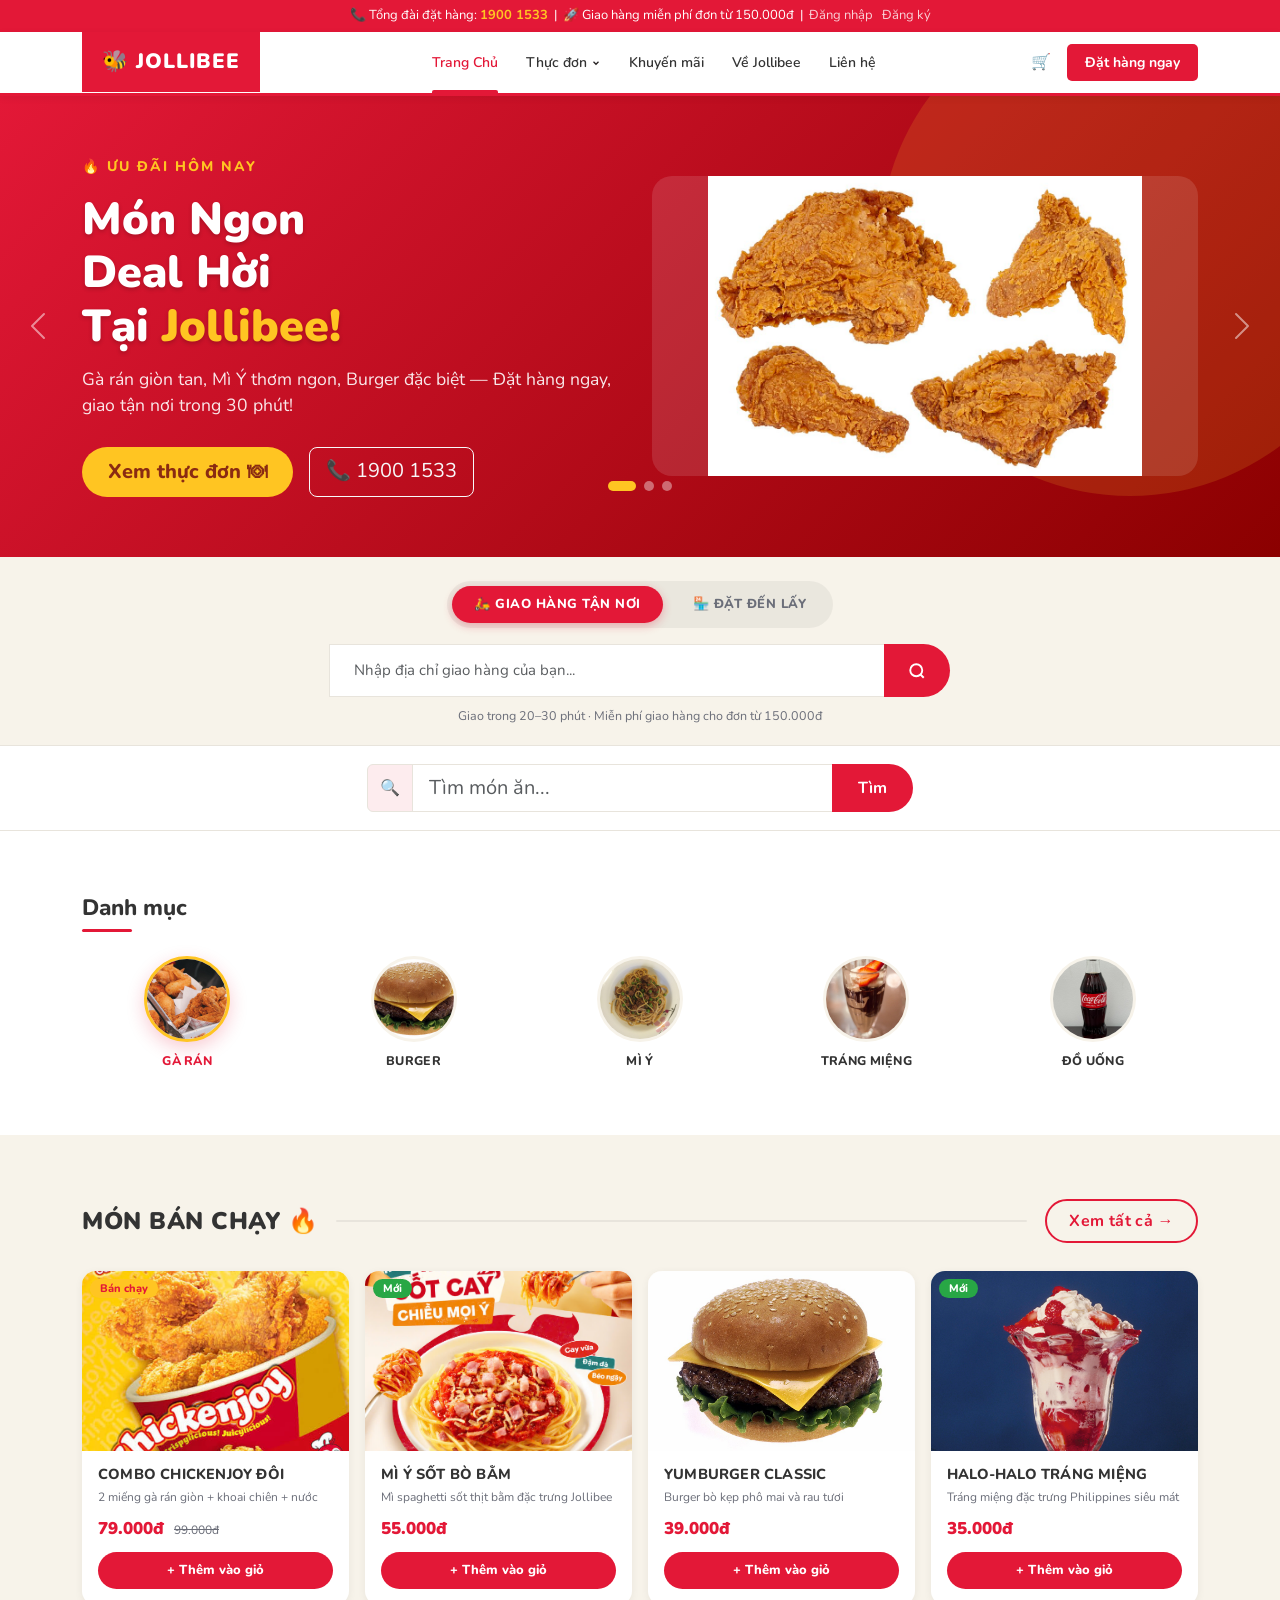
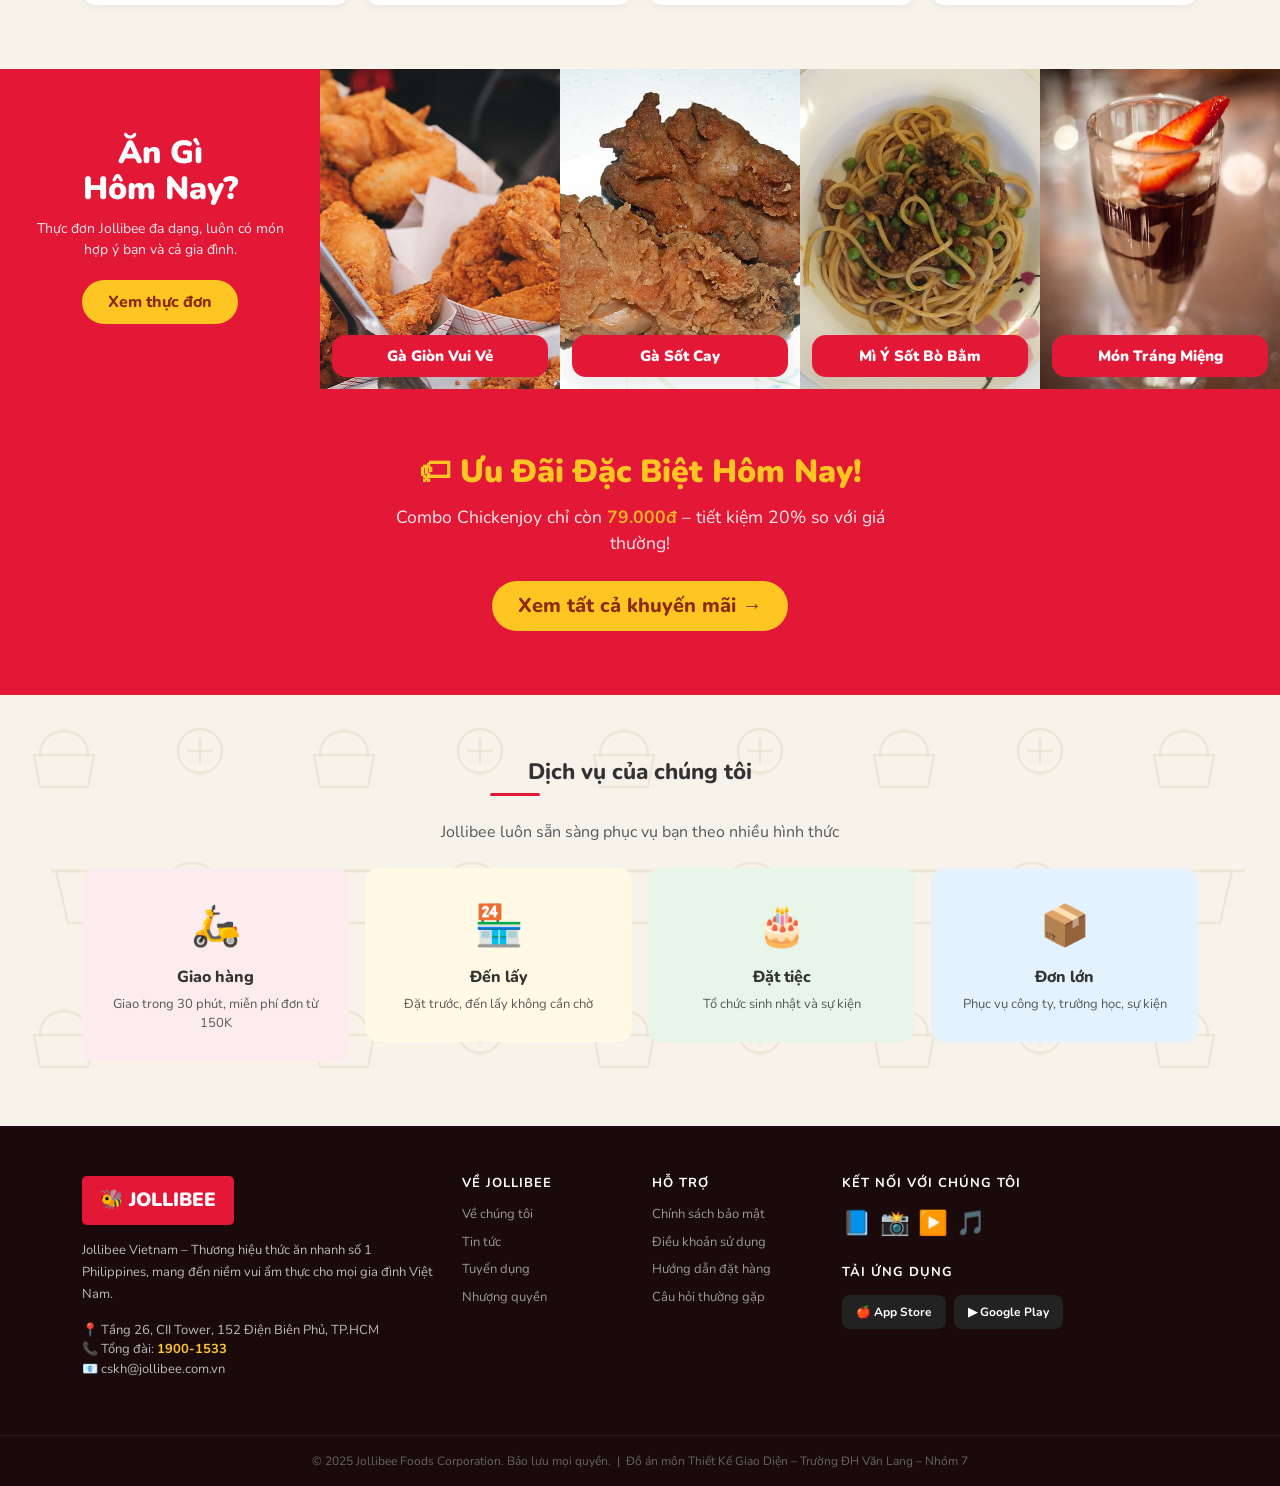
<file: index.html>
<!DOCTYPE html>
<html lang="vi">
<head>
  <meta charset="UTF-8">
  <meta name="viewport" content="width=device-width, initial-scale=1.0">
  <title>Jollibee Vietnam – Trang Chủ</title>

  <link href="https://fonts.googleapis.com/css2?family=Nunito:wght@400;600;700;800;900&display=swap" rel="stylesheet">
  <link href="https://cdn.jsdelivr.net/npm/bootstrap@5.3.0/dist/css/bootstrap.min.css" rel="stylesheet">
  <link rel="stylesheet" href="css/style.css">
</head>
<body>

<div id="navbar"></div>


<section class="hero">
  <div id="heroCarousel" class="carousel slide" data-bs-ride="carousel">

    <div class="carousel-indicators hero-dots">
      <button type="button" data-bs-target="#heroCarousel" data-bs-slide-to="0"
              class="active" aria-current="true" aria-label="Slide 1"></button>
      <button type="button" data-bs-target="#heroCarousel" data-bs-slide-to="1"
              aria-label="Slide 2"></button>
      <button type="button" data-bs-target="#heroCarousel" data-bs-slide-to="2"
              aria-label="Slide 3"></button>
    </div>

    <div class="carousel-inner">


      <div class="carousel-item active">
        <div class="container">
          <div class="row align-items-center">
            <div class="col-lg-6 mb-4 mb-lg-0">
              <p class="hero-eyebrow">🔥 Ưu đãi hôm nay</p>
              <h1>Món Ngon<br>Deal Hời<br>Tại <span style="color:var(--yellow)">Jollibee!</span></h1>
              <p class="subtitle">
                Gà rán giòn tan, Mì Ý thơm ngon, Burger đặc biệt —
                Đặt hàng ngay, giao tận nơi trong 30 phút!
              </p>
              <div class="d-flex gap-3 flex-wrap">
                <a href="thucdon.html" class="btn btn-yellow btn-lg">Xem thực đơn 🍽</a>
                <a href="tel:19001533" class="btn btn-outline-light btn-lg">📞 1900 1533</a>
              </div>
            </div>
            <div class="col-lg-6">
              <div class="hero-img-placeholder">
                <div class="img-slot">
                  <img src="img/hero/hero-1.png" alt="Combo Chickenjoy">
                  <span class="img-slot__hint"><span class="ph-icon">🍗</span>
                    <b>img/hero/hero-1.png</b><span class="ph-size">900×700 · PNG tách nền</span></span>
                </div>
              </div>
            </div>
          </div>
        </div>
      </div>

      <div class="carousel-item">
        <div class="container">
          <div class="row align-items-center">
            <div class="col-lg-6 mb-4 mb-lg-0">
              <p class="hero-eyebrow">🆕 Món mới ra mắt</p>
              <h1>Mì Ý<br>Sốt Cay<br><span style="color:var(--yellow)">Chỉ 40.000đ</span></h1>
              <p class="subtitle">
                Spaghetti sốt cay đậm đà kiểu Jollibee —
                vị mới lạ, ăn là ghiền!
              </p>
              <div class="d-flex gap-3 flex-wrap">
                <a href="thucdon.html?cat=mi" class="btn btn-yellow btn-lg">Đặt ngay 🍝</a>
                <a href="khuyenmai.html" class="btn btn-outline-light btn-lg">Xem khuyến mãi</a>
              </div>
            </div>
            <div class="col-lg-6">
              <div class="hero-img-placeholder">
                <div class="img-slot">
                  <img src="img/hero/hero-2.png" alt="Mì Ý sốt cay">
                  <span class="img-slot__hint"><span class="ph-icon">🍝</span>
                    <b>img/hero/hero-2.png</b><span class="ph-size">900×700 · PNG tách nền</span></span>
                </div>
              </div>
            </div>
          </div>
        </div>
      </div>

      <div class="carousel-item">
        <div class="container">
          <div class="row align-items-center">
            <div class="col-lg-6 mb-4 mb-lg-0">
              <p class="hero-eyebrow">👨‍👩‍👧‍👦 Combo gia đình</p>
              <h1>8 Miếng Gà<br>Cả Nhà Vui<br><span style="color:var(--yellow)">189.000đ</span></h1>
              <p class="subtitle">
                Combo 8 miếng Chickenjoy — tiết kiệm hơn mua lẻ,
                miễn phí giao hàng!
              </p>
              <div class="d-flex gap-3 flex-wrap">
                <a href="thucdon.html?cat=ga" class="btn btn-yellow btn-lg">Đặt combo 🍗</a>
                <a href="tel:19001533" class="btn btn-outline-light btn-lg">📞 1900 1533</a>
              </div>
            </div>
            <div class="col-lg-6">
              <div class="hero-img-placeholder">
                <div class="img-slot">
                  <img src="img/hero/hero-3.png" alt="Combo gia đình 8 miếng">
                  <span class="img-slot__hint"><span class="ph-icon">🍱</span>
                    <b>img/hero/hero-3.png</b><span class="ph-size">900×700 · PNG tách nền</span></span>
                </div>
              </div>
            </div>
          </div>
        </div>
      </div>

    </div>


    <button class="carousel-control-prev" type="button"
            data-bs-target="#heroCarousel" data-bs-slide="prev">
      <span class="carousel-control-prev-icon" aria-hidden="true"></span>
      <span class="visually-hidden">Trước</span>
    </button>
    <button class="carousel-control-next" type="button"
            data-bs-target="#heroCarousel" data-bs-slide="next">
      <span class="carousel-control-next-icon" aria-hidden="true"></span>
      <span class="visually-hidden">Sau</span>
    </button>
  </div>
</section>


<section class="order-bar">
  <div class="container">


    <div class="text-center mb-3">
      <div class="mode-switch" role="group" aria-label="Hình thức nhận hàng">
        <button type="button" class="mode-btn active" data-mode="delivery">
          🛵 Giao hàng tận nơi
        </button>
        <button type="button" class="mode-btn" data-mode="pickup">
          🏪 Đặt đến lấy
        </button>
      </div>
    </div>

    <div class="address-bar">
      <div class="input-group">
        <label for="addr-input" class="visually-hidden">Địa chỉ giao hàng</label>
        <input type="text" id="addr-input" class="form-control"
               placeholder="Nhập địa chỉ giao hàng của bạn...">
        <button class="btn btn-red" type="button" onclick="findStore()" aria-label="Tìm">
          <svg width="18" height="18" viewBox="0 0 24 24" fill="none"
               stroke="currentColor" stroke-width="2.5">
            <circle cx="11" cy="11" r="8"/><path d="m21 21-4.35-4.35"/>
          </svg>
        </button>
      </div>
      <p class="order-bar__note" id="addr-note">
        Giao trong 20–30 phút · Miễn phí giao hàng cho đơn từ 150.000đ
      </p>
    </div>
  </div>
</section>


<section style="background:white; padding:18px 0; border-bottom:1px solid var(--border);">
  <div class="container">
    <div class="row justify-content-center">
      <div class="col-lg-6">
        <div class="input-group">
          <span class="input-group-text" style="background:var(--red-light);border-color:var(--border);">🔍</span>
          <label for="home-search" class="visually-hidden">Tìm món ăn</label>
          <input type="text" id="home-search" class="form-control form-control-lg"
                 placeholder="Tìm món ăn..."
                 style="border-color:var(--border);">
          <button class="btn btn-red" type="button" onclick="searchMenu()">Tìm</button>
        </div>
      </div>
    </div>
  </div>
</section>



<section class="section">
  <div class="container">
    <h2 class="section-title">Danh mục</h2>

    <div class="row row-cols-2 row-cols-sm-3 row-cols-md-5 g-3">

      <div class="col">
        <a href="thucdon.html?cat=ga" class="text-decoration-none">
          <div class="cat-card active">
            <div class="cat-icon">
              <div class="img-slot img-slot--sm">
                <img src="img/categories/ga.jpg" alt="Gà rán">
                <span class="img-slot__hint"><span class="ph-icon">🍗</span>
                  <b>ga.jpg</b><span class="ph-size">400×400</span></span>
              </div>
            </div>
            <div class="cat-label">Gà rán</div>
          </div>
        </a>
      </div>

      <div class="col">
        <a href="thucdon.html?cat=burger" class="text-decoration-none">
          <div class="cat-card">
            <div class="cat-icon">
              <div class="img-slot img-slot--sm">
                <img src="img/categories/burger.jpg" alt="Burger">
                <span class="img-slot__hint"><span class="ph-icon">🍔</span>
                  <b>burger.jpg</b><span class="ph-size">400×400</span></span>
              </div>
            </div>
            <div class="cat-label">Burger</div>
          </div>
        </a>
      </div>

      <div class="col">
        <a href="thucdon.html?cat=mi" class="text-decoration-none">
          <div class="cat-card">
            <div class="cat-icon">
              <div class="img-slot img-slot--sm">
                <img src="img/categories/mi.jpg" alt="Mì Ý">
                <span class="img-slot__hint"><span class="ph-icon">🍝</span>
                  <b>mi.jpg</b><span class="ph-size">400×400</span></span>
              </div>
            </div>
            <div class="cat-label">Mì Ý</div>
          </div>
        </a>
      </div>

      <div class="col">
        <a href="thucdon.html?cat=trangmiem" class="text-decoration-none">
          <div class="cat-card">
            <div class="cat-icon">

              <div class="img-slot img-slot--sm">
                <img src="img/categories/trangmiem.jpg" alt="Tráng miệng">
                <span class="img-slot__hint"><span class="ph-icon">🍦</span>
                  <b>trangmiem.jpg</b><span class="ph-size">400×400</span></span>
              </div>
            </div>
            <div class="cat-label">Tráng miệng</div>
          </div>
        </a>
      </div>

      <div class="col">
        <a href="thucdon.html?cat=uong" class="text-decoration-none">
          <div class="cat-card">
            <div class="cat-icon">

              <div class="img-slot img-slot--sm">
                <img src="img/categories/uong.jpg" alt="Đồ uống">
                <span class="img-slot__hint"><span class="ph-icon">🥤</span>
                  <b>uong.jpg</b><span class="ph-size">400×400</span></span>
              </div>
            </div>
            <div class="cat-label">Đồ uống</div>
          </div>
        </a>
      </div>

    </div>
  </div>
</section>



<section class="section section-gray">
  <div class="container">
    <div class="section-heading">
      <h2>Món bán chạy 🔥</h2>
      <a href="thucdon.html" class="btn btn-outline-red flex-shrink-0">Xem tất cả →</a>
    </div>

    <div class="row g-3">


      <div class="col-6 col-md-4 col-lg-3">
        <div class="product-card">
          <div class="product-img img-ph-ga">
            <div class="img-slot">
              <img src="img/products/combo-01.jpg" alt="Combo Chickenjoy Đôi">
              <span class="img-slot__hint"><span class="ph-icon">🍗</span>
                <b>combo-01.jpg</b><span class="ph-size">800×800</span></span>
            </div>
            <span class="badge rounded-pill badge-hot position-absolute top-0 start-0 m-2">Bán chạy</span>
          </div>
          <div class="product-body">
            <div class="product-name">Combo Chickenjoy Đôi</div>
            <div class="product-desc">2 miếng gà rán giòn + khoai chiên + nước</div>
            <div>
              <span class="product-price">79.000đ</span>
              <span class="product-price-old">99.000đ</span>
            </div>
            <button class="btn-add-cart"
              onclick="Cart.add({id:'combo-01',name:'Combo Chickenjoy Đôi',price:79000,icon:'🍗'})">
              + Thêm vào giỏ
            </button>
          </div>
        </div>
      </div>

      <div class="col-6 col-md-4 col-lg-3">
        <div class="product-card">
          <div class="product-img img-ph-mi">
  
            <div class="img-slot">
              <img src="img/products/mi-01.jpg" alt="Mì Ý Sốt Bò Bằm">
              <span class="img-slot__hint"><span class="ph-icon">🍝</span>
                <b>mi-01.jpg</b><span class="ph-size">800×800</span></span>
            </div>
            <span class="badge rounded-pill badge-new position-absolute top-0 start-0 m-2">Mới</span>
          </div>
          <div class="product-body">
            <div class="product-name">Mì Ý Sốt Bò Bằm</div>
            <div class="product-desc">Mì spaghetti sốt thịt bằm đặc trưng Jollibee</div>
            <div>
              <span class="product-price">55.000đ</span>
            </div>
            <button class="btn-add-cart"
              onclick="Cart.add({id:'mi-01',name:'Mì Ý Sốt Bò Bằm',price:55000,icon:'🍝'})">
              + Thêm vào giỏ
            </button>
          </div>
        </div>
      </div>

 
      <div class="col-6 col-md-4 col-lg-3">
        <div class="product-card">
          <div class="product-img img-ph-burger">
      
            <div class="img-slot">
              <img src="img/products/burger-01.jpg" alt="Yumburger Classic">
              <span class="img-slot__hint"><span class="ph-icon">🍔</span>
                <b>burger-01.jpg</b><span class="ph-size">800×800</span></span>
            </div>
            
          </div>
          <div class="product-body">
            <div class="product-name">Yumburger Classic</div>
            <div class="product-desc">Burger bò kẹp phô mai và rau tươi</div>
            <div>
              <span class="product-price">39.000đ</span>
            </div>
            <button class="btn-add-cart"
              onclick="Cart.add({id:'burger-01',name:'Yumburger Classic',price:39000,icon:'🍔'})">
              + Thêm vào giỏ
            </button>
          </div>
        </div>
      </div>


      <div class="col-6 col-md-4 col-lg-3">
        <div class="product-card">
          <div class="product-img img-ph-trangmiem">
     
            <div class="img-slot">
              <img src="img/products/tm-01.jpg" alt="Halo-Halo Tráng Miệng">
              <span class="img-slot__hint"><span class="ph-icon">🍦</span>
                <b>tm-01.jpg</b><span class="ph-size">800×800</span></span>
            </div>
            <span class="badge rounded-pill badge-new position-absolute top-0 start-0 m-2">Mới</span>
          </div>
          <div class="product-body">
            <div class="product-name">Halo-Halo Tráng Miệng</div>
            <div class="product-desc">Tráng miệng đặc trưng Philippines siêu mát</div>
            <div>
              <span class="product-price">35.000đ</span>
            </div>
            <button class="btn-add-cart"
              onclick="Cart.add({id:'tm-01',name:'Halo-Halo Tráng Miệng',price:35000,icon:'🍦'})">
              + Thêm vào giỏ
            </button>
          </div>
        </div>
      </div>

    </div>
  </div>
</section>



<section class="showcase">
  <div class="container-fluid px-0">
    <div class="row g-0">

    
      <div class="col-lg-3">
        <div class="showcase-panel">
          <h2>Ăn Gì<br>Hôm Nay?</h2>
          <p>Thực đơn Jollibee đa dạng, luôn có món hợp ý bạn và cả gia đình.</p>
          <a href="thucdon.html" class="btn btn-yellow">Xem thực đơn</a>
        </div>
      </div>

    
      <div class="col-lg-9">
        <div class="row g-0">

          <div class="col-6 col-md-3">
            <a href="thucdon.html?cat=ga" class="showcase-tile">
           
              <div class="img-slot">
                <img src="img/categories/showcase-ga.jpg" alt="Gà giòn vui vẻ">
                <span class="img-slot__hint"><span class="ph-icon">🍗</span>
                  <b>showcase-ga.jpg</b><span class="ph-size">600×800</span></span>
              </div>
              <span class="showcase-tile__label">Gà Giòn Vui Vẻ</span>
            </a>
          </div>

          <div class="col-6 col-md-3">
            <a href="thucdon.html?cat=ga" class="showcase-tile">
          
              <div class="img-slot">
                <img src="img/categories/showcase-gasotcay.jpg" alt="Gà sốt cay">
                <span class="img-slot__hint"><span class="ph-icon">🌶️</span>
                  <b>showcase-gasotcay.jpg</b><span class="ph-size">600×800</span></span>
              </div>
              <span class="showcase-tile__label">Gà Sốt Cay</span>
            </a>
          </div>

          <div class="col-6 col-md-3">
            <a href="thucdon.html?cat=mi" class="showcase-tile">
       
              <div class="img-slot">
                <img src="img/categories/showcase-mi.jpg" alt="Mì Ý sốt bò bằm">
                <span class="img-slot__hint"><span class="ph-icon">🍝</span>
                  <b>showcase-mi.jpg</b><span class="ph-size">600×800</span></span>
              </div>
              <span class="showcase-tile__label">Mì Ý Sốt Bò Bằm</span>
            </a>
          </div>

          <div class="col-6 col-md-3">
            <a href="thucdon.html?cat=trangmiem" class="showcase-tile">
            
              <div class="img-slot">
                <img src="img/categories/showcase-trangmiem.jpg" alt="Món tráng miệng">
                <span class="img-slot__hint"><span class="ph-icon">🍦</span>
                  <b>showcase-trangmiem.jpg</b><span class="ph-size">600×800</span></span>
              </div>
              <span class="showcase-tile__label">Món Tráng Miệng</span>
            </a>
          </div>

        </div>
      </div>
    </div>
  </div>
</section>



<section class="section section-red">
  <div class="container text-center">
    <h2 style="font-size:2rem; font-weight:900; color:var(--yellow);">
      🏷 Ưu Đãi Đặc Biệt Hôm Nay!
    </h2>
    <p style="font-size:1.1rem; opacity:.9; max-width:500px; margin:12px auto 24px;">
      Combo Chickenjoy chỉ còn <strong style="color:var(--yellow);">79.000đ</strong>
      – tiết kiệm 20% so với giá thường!
    </p>
    <a href="khuyenmai.html" class="btn btn-yellow btn-lg">
      Xem tất cả khuyến mãi →
    </a>
  </div>
</section>



<section class="section section-pattern">
  <div class="container">
    <h2 class="section-title text-center mx-auto" style="max-width:300px;">Dịch vụ của chúng tôi</h2>
    <p class="text-center text-muted mb-4">Jollibee luôn sẵn sàng phục vụ bạn theo nhiều hình thức</p>

    <div class="row g-3 text-center">

      <div class="col-6 col-md-3">
        <div style="background:var(--red-light);border-radius:var(--radius);padding:28px 16px;">
          <div style="font-size:2.5rem; margin-bottom:12px;">🛵</div>
          <h6 style="font-weight:800;">Giao hàng</h6>
          <p class="text-muted" style="font-size:13px; margin:0;">Giao trong 30 phút, miễn phí đơn từ 150K</p>
        </div>
      </div>

      <div class="col-6 col-md-3">
        <div style="background:#FFF9E6;border-radius:var(--radius);padding:28px 16px;">
          <div style="font-size:2.5rem; margin-bottom:12px;">🏪</div>
          <h6 style="font-weight:800;">Đến lấy</h6>
          <p class="text-muted" style="font-size:13px; margin:0;">Đặt trước, đến lấy không cần chờ</p>
        </div>
      </div>

      <div class="col-6 col-md-3">
        <div style="background:#E8F5E9;border-radius:var(--radius);padding:28px 16px;">
          <div style="font-size:2.5rem; margin-bottom:12px;">🎂</div>
          <h6 style="font-weight:800;">Đặt tiệc</h6>
          <p class="text-muted" style="font-size:13px; margin:0;">Tổ chức sinh nhật và sự kiện</p>
        </div>
      </div>

      <div class="col-6 col-md-3">
        <div style="background:#E3F2FD;border-radius:var(--radius);padding:28px 16px;">
          <div style="font-size:2.5rem; margin-bottom:12px;">📦</div>
          <h6 style="font-weight:800;">Đơn lớn</h6>
          <p class="text-muted" style="font-size:13px; margin:0;">Phục vụ công ty, trường học, sự kiện</p>
        </div>
      </div>

    </div>
  </div>
</section>


<!-- Footer -->
<div id="footer"></div>


<!-- ── SCRIPTS-->
<!-- Bootstrap JS -->
<script src="https://cdn.jsdelivr.net/npm/bootstrap@5.3.0/dist/js/bootstrap.bundle.min.js"></script>
<!-- Components (navbar + footer) -->
<script src="js/components.js"></script>
<!-- Main JS (Cart, Toast) -->
<script src="js/main.js"></script>

<script>
  // Tìm kiếm: chuyển sang trang thực đơn kèm query
  const homeSearch = document.getElementById('home-search');

  function searchMenu() {
    const q = homeSearch.value.trim();
    if (q) window.location.href = `thucdon.html?q=${encodeURIComponent(q)}`;
  }

  // Chỉ tìm khi bấm nút hoặc nhấn Enter (không tìm theo từng ký tự)
  homeSearch.addEventListener('keydown', e => {
    if (e.key === 'Enter') searchMenu();
  });

  // Chuyển đổi Giao hàng / Đến lấy
  const addrInput = document.getElementById('addr-input');
  const addrNote  = document.getElementById('addr-note');

  document.querySelectorAll('.mode-btn').forEach(btn => {
    btn.addEventListener('click', () => {
      document.querySelectorAll('.mode-btn')
              .forEach(b => b.classList.remove('active'));
      btn.classList.add('active');

      const isPickup = btn.dataset.mode === 'pickup';
      addrInput.placeholder = isPickup
        ? 'Tìm cửa hàng gần bạn nhất...'
        : 'Nhập địa chỉ giao hàng của bạn...';
      addrNote.textContent = isPickup
        ? 'Đặt trước, đến lấy không cần chờ · Hơn 150 cửa hàng toàn quốc'
        : 'Giao trong 20–30 phút · Miễn phí giao hàng cho đơn từ 150.000đ';

      // Ghi nhớ lựa chọn để trang thanh toán dùng lại
      localStorage.setItem('jollibee_mode', btn.dataset.mode);
    });
  });

  // Khôi phục lựa chọn đã lưu
  const savedMode = localStorage.getItem('jollibee_mode');
  if (savedMode === 'pickup') {
    document.querySelector('.mode-btn[data-mode="pickup"]')?.click();
  }

  function findStore() {
    const v = addrInput.value.trim();
    localStorage.setItem('jollibee_address', v);
    Toast.show(v
      ? `📍 Đã ghi nhận địa chỉ: ${v}`
      : '📍 Vui lòng nhập địa chỉ để chúng tôi tìm cửa hàng gần nhất');
  }
  window.findStore = findStore;
</script>

</body>
</html>
</file>
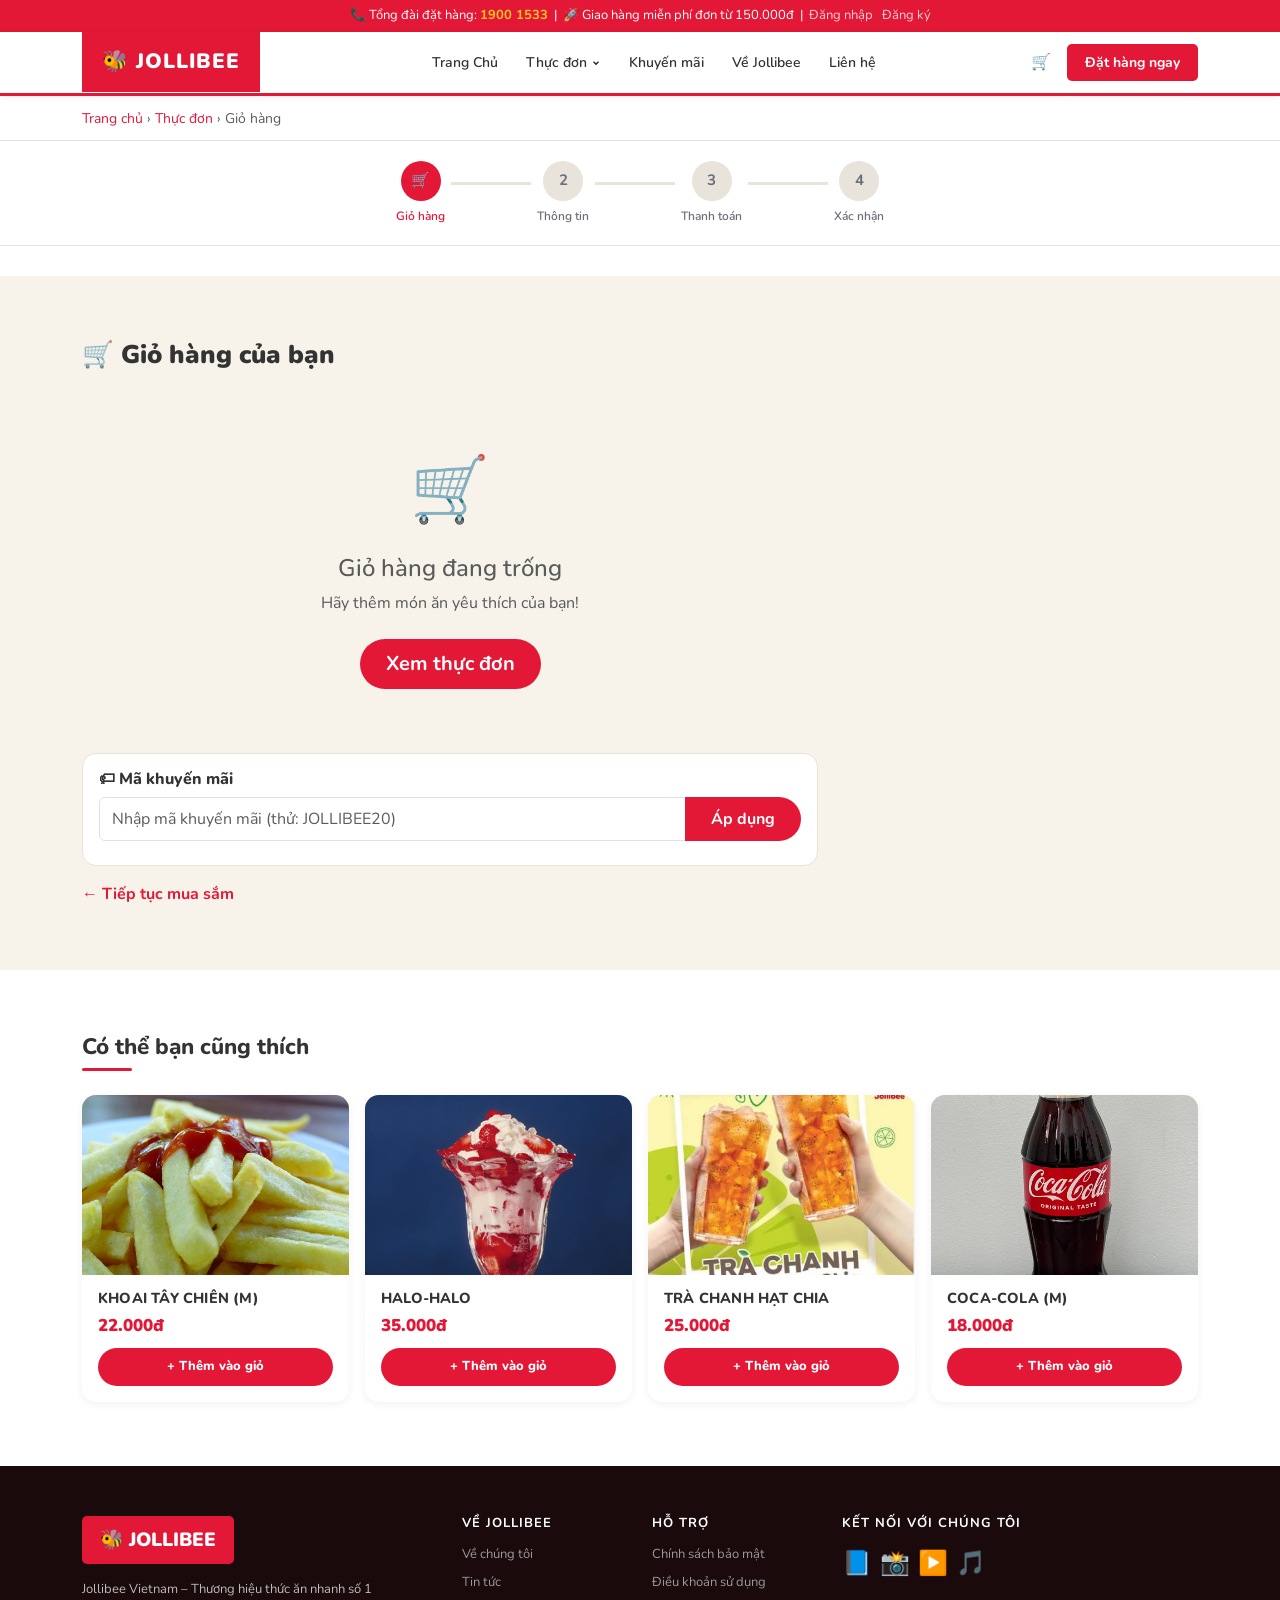
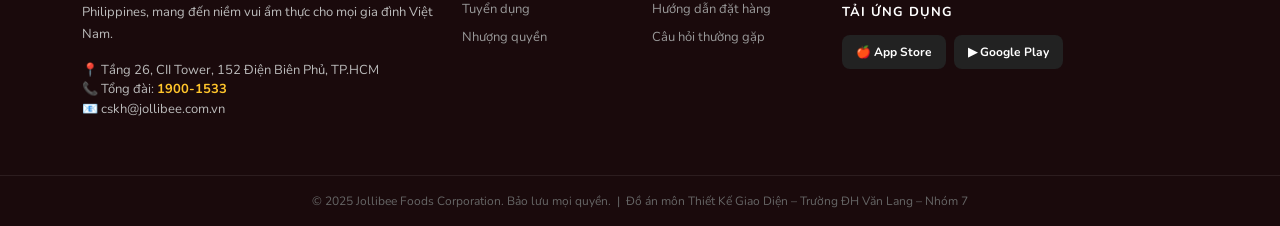
<file: giohang.html>
<!DOCTYPE html>
<html lang="vi">
<head>
  <meta charset="UTF-8">
  <meta name="viewport" content="width=device-width, initial-scale=1.0">
  <title>Giỏ hàng – Jollibee Vietnam</title>
  <link href="https://fonts.googleapis.com/css2?family=Nunito:wght@400;600;700;800;900&display=swap" rel="stylesheet">
  <link href="https://cdn.jsdelivr.net/npm/bootstrap@5.3.0/dist/css/bootstrap.min.css" rel="stylesheet">
  <link rel="stylesheet" href="css/style.css">
</head>
<body>

<div id="navbar"></div>

<!-- Breadcrumb -->
<div style="background:white;border-bottom:1px solid var(--border);padding:10px 0;">
  <div class="container">
    <small class="text-muted">
      <a href="index.html" style="color:var(--red);">Trang chủ</a>
      › <a href="thucdon.html" style="color:var(--red);">Thực đơn</a>
      › Giỏ hàng
    </small>
  </div>
</div>

<!-- ── STEPPER (thanh bước đặt hàng) ── -->
<div class="steps-bar">
  <div class="step-item active">
    <div class="step-circle">🛒</div>
    <div class="step-label">Giỏ hàng</div>
  </div>
  <div class="step-line"></div>
  <div class="step-item">
    <div class="step-circle">2</div>
    <div class="step-label">Thông tin</div>
  </div>
  <div class="step-line"></div>
  <div class="step-item">
    <div class="step-circle">3</div>
    <div class="step-label">Thanh toán</div>
  </div>
  <div class="step-line"></div>
  <div class="step-item">
    <div class="step-circle">4</div>
    <div class="step-label">Xác nhận</div>
  </div>
</div>


<section class="section section-gray">
  <div class="container">
    <h1 style="font-size:1.6rem;font-weight:900;color:var(--dark);margin-bottom:24px;">
      🛒 Giỏ hàng của bạn
    </h1>

    <div class="row g-4">

      <!-- ── CỘT TRÁI: Danh sách sản phẩm ── -->
      <div class="col-lg-8">

        <!-- Thông báo giỏ trống -->
        <div id="cart-empty" style="display:none;" class="text-center py-5">
          <div style="font-size:4rem;">🛒</div>
          <h4 class="mt-3 text-muted">Giỏ hàng đang trống</h4>
          <p class="text-muted">Hãy thêm món ăn yêu thích của bạn!</p>
          <a href="thucdon.html" class="btn btn-red btn-lg mt-2">Xem thực đơn</a>
        </div>

        <!-- Danh sách món trong giỏ (JS render) -->
        <div id="cart-items"></div>

        <!-- Nhập mã khuyến mãi -->
        <div id="promo-section" class="mt-3" style="background:white;border:1px solid var(--border);border-radius:var(--radius);padding:16px;">
          <h6 style="font-weight:800;">🏷 Mã khuyến mãi</h6>
          <div class="input-group">
            <input type="text" id="promo-input" class="form-control"
                   placeholder="Nhập mã khuyến mãi (thử: JOLLIBEE20)">
            <button class="btn btn-red" onclick="applyPromo()">Áp dụng</button>
          </div>
          <div id="promo-result" class="mt-2"></div>
        </div>

        <!-- Link quay lại -->
        <div class="mt-3">
          <a href="thucdon.html" class="text-decoration-none" style="color:var(--red);font-weight:700;">
            ← Tiếp tục mua sắm
          </a>
        </div>
      </div>

      <!-- ── CỘT PHẢI: Tóm tắt đơn hàng ── -->
      <div class="col-lg-4" id="cart-summary" style="display:none;">
        <div class="order-summary">
          <h5 style="font-weight:900; color:var(--dark); margin-bottom:16px;">
            Tóm tắt đơn hàng
          </h5>

          <div class="summary-row">
            <span>Tạm tính:</span>
            <span id="summary-price">0đ</span>
          </div>
          <div class="summary-row">
            <span>Phí giao hàng:</span>
            <span id="summary-ship">15.000đ</span>
          </div>
          <div class="summary-row" id="discount-row" style="display:none;color:green;">
            <span>Giảm giá (JOLLIBEE20):</span>
            <span id="summary-discount" style="color:green;">-0đ</span>
          </div>
          <div class="summary-row" style="border-bottom:2px solid var(--red)!important;">
            <strong>Tổng cộng:</strong>
            <strong class="summary-total" id="summary-total">0đ</strong>
          </div>

          <!-- Thông báo giao hàng -->
          <div style="background:var(--red-light);border-radius:var(--radius-sm);padding:12px;margin:14px 0;font-size:13px;color:var(--red);">
            ✅ <strong>Giao hàng miễn phí</strong> đơn từ 150.000đ<br>
            ⏱ Dự kiến giao: <strong>20–30 phút</strong>
          </div>

          <!-- Nút thanh toán -->
          <a href="thanhtoan.html" class="btn btn-red w-100 btn-lg"
             style="font-size:16px;padding:14px;" id="checkout-btn">
            Tiến hành thanh toán →
          </a>

          <!-- Phương thức thanh toán hint -->
          <div class="mt-3 text-center" style="font-size:12px; color:var(--gray);">
            Chấp nhận: 💵 Tiền mặt &nbsp; 💳 Thẻ ATM &nbsp; 📱 MoMo &nbsp; 🏦 Chuyển khoản
          </div>
        </div>
      </div>

    </div>
  </div>
</section>

<!-- Gợi ý thêm món -->
<section class="section">
  <div class="container">
    <h2 class="section-title">Có thể bạn cũng thích</h2>
    <div class="row g-3">
      <div class="col-6 col-md-3">
        <div class="product-card">
          <div class="product-img img-ph-trangmiem">
            <!-- ẢNH: img/products/tm-02.jpg · 800×800 -->
            <div class="img-slot">
              <img src="img/products/tm-02.jpg" alt="Khoai Tây Chiên (M)">
              <span class="img-slot__hint"><span class="ph-icon">🍟</span>
                <b>tm-02.jpg</b><span class="ph-size">800×800</span></span>
            </div>
          </div>
          <div class="product-body">
            <div class="product-name">Khoai Tây Chiên (M)</div>
            <div class="product-price">22.000đ</div>
            <button class="btn-add-cart"
              onclick="Cart.add({id:'tm-02',name:'Khoai Tây Chiên (M)',price:22000,icon:'🍟'})">
              + Thêm vào giỏ
            </button>
          </div>
        </div>
      </div>
      <div class="col-6 col-md-3">
        <div class="product-card">
          <div class="product-img img-ph-trangmiem">
            <!-- ẢNH: img/products/tm-01.jpg · 800×800 -->
            <div class="img-slot">
              <img src="img/products/tm-01.jpg" alt="Halo-Halo">
              <span class="img-slot__hint"><span class="ph-icon">🍦</span>
                <b>tm-01.jpg</b><span class="ph-size">800×800</span></span>
            </div>
          </div>
          <div class="product-body">
            <div class="product-name">Halo-Halo</div>
            <div class="product-price">35.000đ</div>
            <button class="btn-add-cart"
              onclick="Cart.add({id:'tm-01',name:'Halo-Halo',price:35000,icon:'🍦'})">
              + Thêm vào giỏ
            </button>
          </div>
        </div>
      </div>
      <div class="col-6 col-md-3">
        <div class="product-card">
          <div class="product-img img-ph-uong">
            <!-- ẢNH: img/products/uong-02.jpg · 800×800 -->
            <div class="img-slot">
              <img src="img/products/uong-02.jpg" alt="Trà Chanh Hạt Chia">
              <span class="img-slot__hint"><span class="ph-icon">🍋</span>
                <b>uong-02.jpg</b><span class="ph-size">800×800</span></span>
            </div>
          </div>
          <div class="product-body">
            <div class="product-name">Trà Chanh Hạt Chia</div>
            <div class="product-price">25.000đ</div>
            <button class="btn-add-cart"
              onclick="Cart.add({id:'uong-02',name:'Trà Chanh Hạt Chia',price:25000,icon:'🍋'})">
              + Thêm vào giỏ
            </button>
          </div>
        </div>
      </div>
      <div class="col-6 col-md-3">
        <div class="product-card">
          <div class="product-img img-ph-uong">
            <!-- ẢNH: img/products/uong-01.jpg · 800×800 -->
            <div class="img-slot">
              <img src="img/products/uong-01.jpg" alt="Coca-Cola (M)">
              <span class="img-slot__hint"><span class="ph-icon">🥤</span>
                <b>uong-01.jpg</b><span class="ph-size">800×800</span></span>
            </div>
          </div>
          <div class="product-body">
            <div class="product-name">Coca-Cola (M)</div>
            <div class="product-price">18.000đ</div>
            <button class="btn-add-cart"
              onclick="Cart.add({id:'uong-01',name:'Coca-Cola (M)',price:18000,icon:'🥤'})">
              + Thêm vào giỏ
            </button>
          </div>
        </div>
      </div>
    </div>
  </div>
</section>

<div id="footer"></div>

<script src="https://cdn.jsdelivr.net/npm/bootstrap@5.3.0/dist/js/bootstrap.bundle.min.js"></script>
<script src="js/components.js"></script>
<script src="js/main.js"></script>
<script>
// Áp dụng mã khuyến mãi
let promoApplied = false;

function applyPromo() {
  const code  = document.getElementById('promo-input').value.trim().toUpperCase();
  const result = document.getElementById('promo-result');

  if (code === 'JOLLIBEE20') {
    promoApplied = true;
    result.innerHTML = '<span style="color:green;font-weight:700;">✅ Áp dụng thành công! Giảm 20.000đ</span>';

    // Cập nhật discount trong summary
    const total      = Cart.totalPrice();
    const shipping   = total >= 150000 ? 0 : 15000;
    const discount   = 20000;
    const grandTotal = total + shipping - discount;

    document.getElementById('discount-row').style.display = 'flex';
    document.getElementById('summary-discount').textContent = '-20.000đ';
    document.getElementById('summary-total').textContent =
      grandTotal.toLocaleString('vi-VN') + 'đ';

    Toast.show('🎉 Mã JOLLIBEE20 đã được áp dụng!');
  } else if (code === '') {
    result.innerHTML = '<span class="text-danger">Vui lòng nhập mã khuyến mãi</span>';
  } else {
    result.innerHTML = '<span class="text-danger">❌ Mã không hợp lệ hoặc đã hết hạn</span>';
  }
}

// Enter để áp dụng mã
document.getElementById('promo-input')
  .addEventListener('keydown', e => { if (e.key === 'Enter') applyPromo(); });
</script>
</body>
</html>
</file>
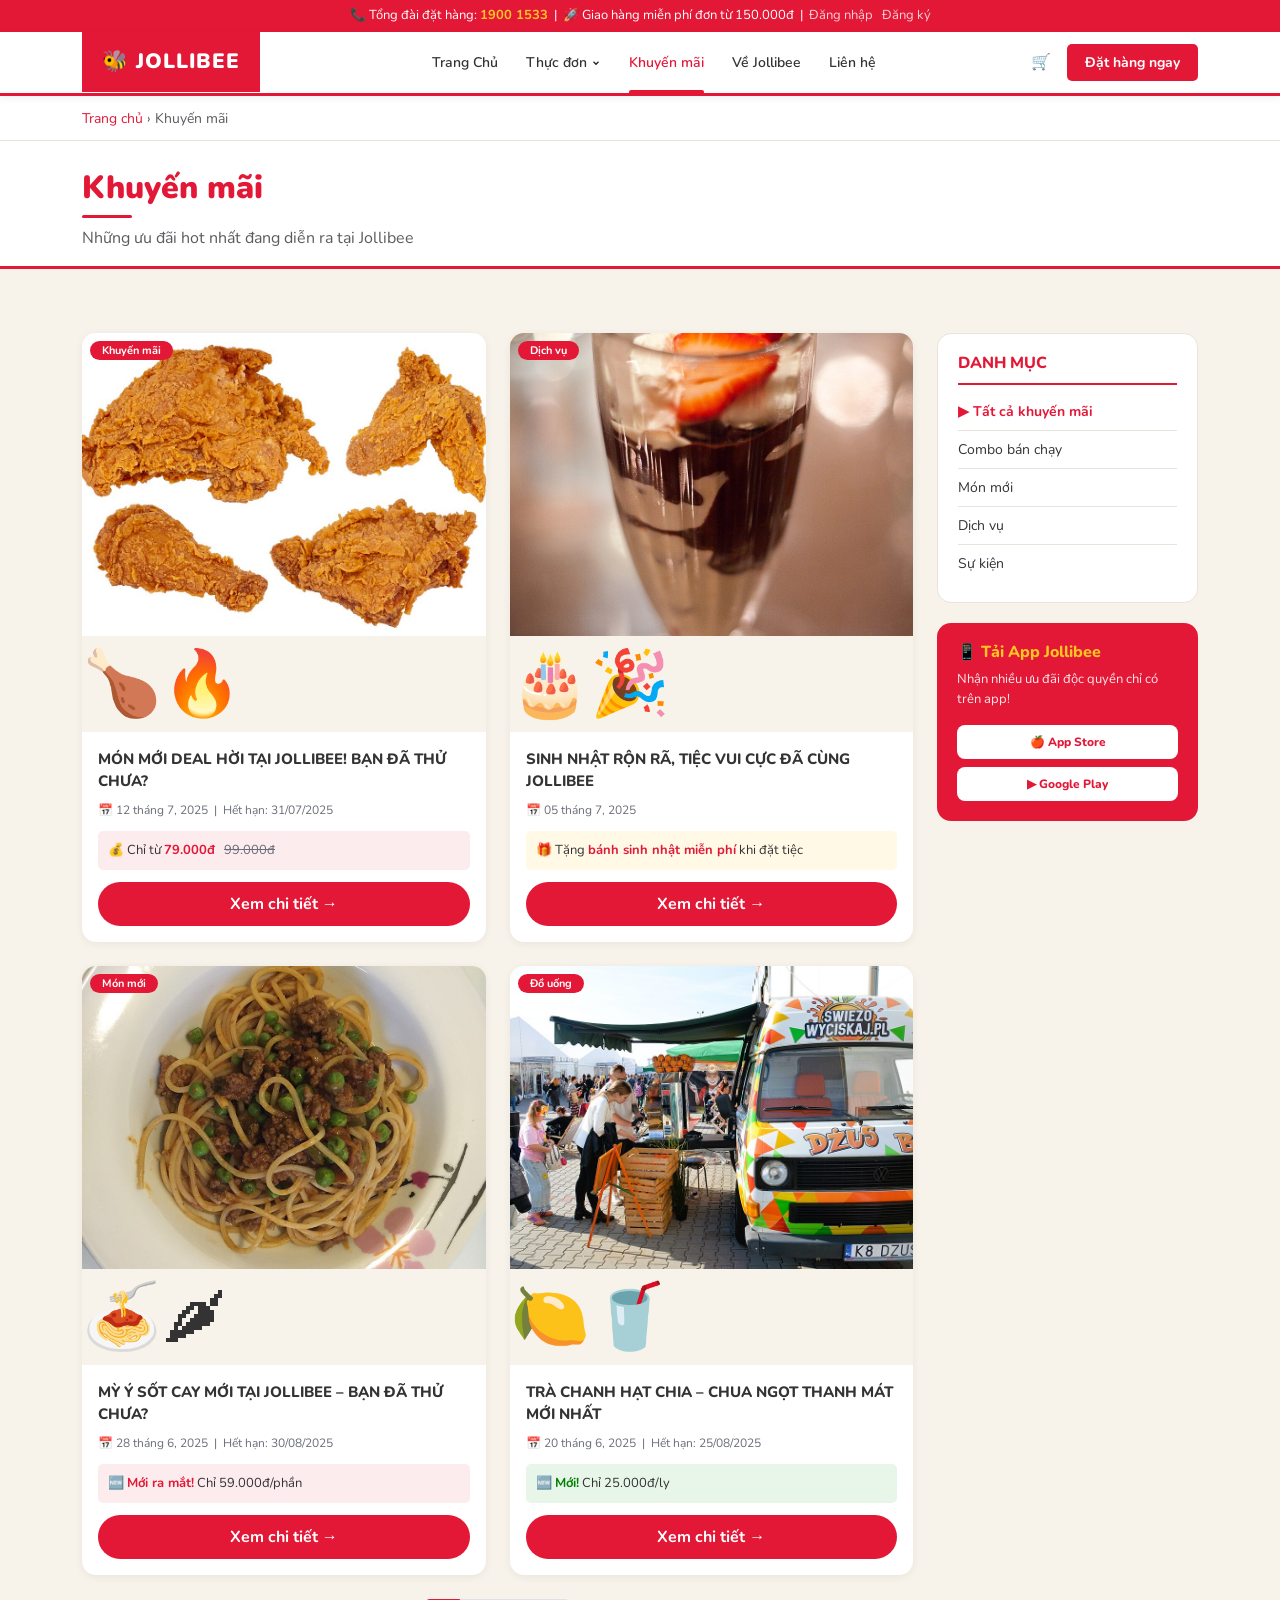
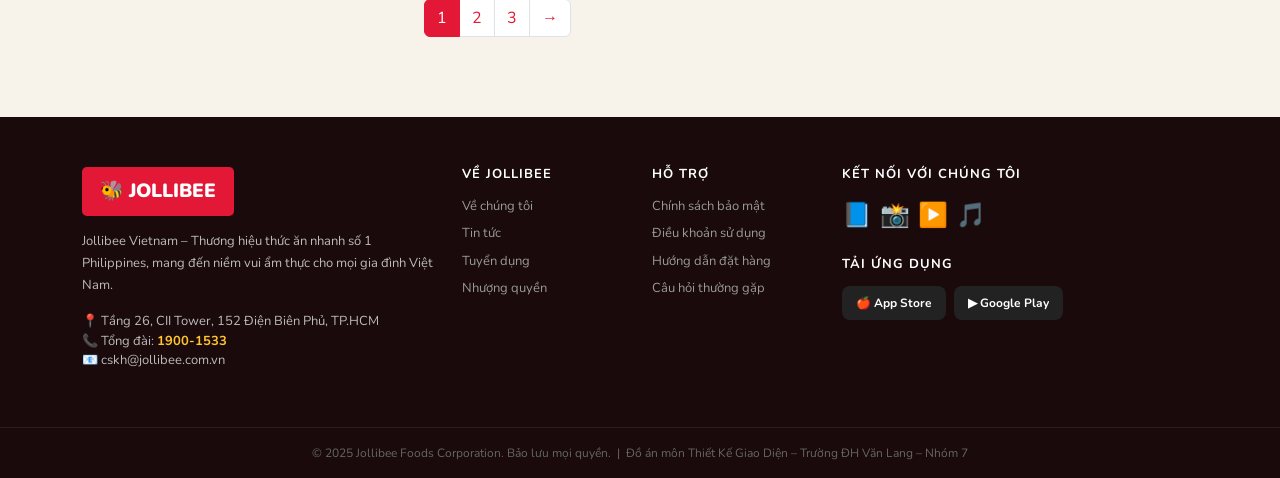
<file: khuyenmai.html>
<!DOCTYPE html>
<html lang="vi">
<head>
  <meta charset="UTF-8">
  <meta name="viewport" content="width=device-width, initial-scale=1.0">
  <title>Khuyến mãi – Jollibee Vietnam</title>
  <link href="https://fonts.googleapis.com/css2?family=Nunito:wght@400;600;700;800;900&display=swap" rel="stylesheet">
  <link href="https://cdn.jsdelivr.net/npm/bootstrap@5.3.0/dist/css/bootstrap.min.css" rel="stylesheet">
  <link rel="stylesheet" href="css/style.css">
</head>
<body>
<div id="navbar"></div>

<!-- Breadcrumb -->
<div style="background:white;border-bottom:1px solid var(--border);padding:10px 0;">
  <div class="container">
    <small class="text-muted">
      <a href="index.html" style="color:var(--red);">Trang chủ</a> › Khuyến mãi
    </small>
  </div>
</div>

<!-- Page header -->
<div style="background:white;padding:28px 0 0;">
  <div class="container">
    <h1 style="font-size:2rem;font-weight:900;color:var(--red);">Khuyến mãi</h1>
    <div style="width:50px;height:3px;background:var(--red);border-radius:2px;margin-bottom:8px;"></div>
    <p class="text-muted">Những ưu đãi hot nhất đang diễn ra tại Jollibee</p>
  </div>
  <div style="border-bottom:3px solid var(--red);"></div>
</div>

<section class="section section-gray">
  <div class="container">
    <div class="row g-4">

      <!-- Cột chính (blog cards) -->
      <div class="col-lg-9">
        <div class="row g-4" id="promo-grid">

          <!-- Card 1 -->
          <div class="col-md-6">
            <div class="promo-card">
              <div class="promo-img">
                <!-- ẢNH: img/promos/promo-1.jpg · 800×600 (4:3) -->
                <div class="img-slot" style="--ratio:4/3">
                  <img src="img/promos/promo-1.jpg" alt="Món mới deal hời">
                  <span class="img-slot__hint"><span class="ph-icon">🍗</span>
                    <b>promo-1.jpg</b><span class="ph-size">800×600</span></span>
                </div>
                <span class="badge rounded-pill promo-cat-badge position-absolute top-0 start-0 m-2">Khuyến mãi</span>
                🍗🔥
              </div>
              <div class="promo-body">
                <div class="promo-title">MÓN MỚI DEAL HỜI TẠI JOLLIBEE! BẠN ĐÃ THỬ CHƯA?</div>
                <div class="promo-date">📅 12 tháng 7, 2025 &nbsp;|&nbsp; Hết hạn: 31/07/2025</div>
                <div style="background:var(--red-light);border-radius:var(--radius-sm);padding:10px;margin-bottom:12px;font-size:13px;">
                  💰 Chỉ từ <strong style="color:var(--red);">79.000đ</strong>
                  <span style="text-decoration:line-through;color:var(--gray);margin-left:6px;">99.000đ</span>
                </div>
                <a href="#" class="btn btn-red w-100">Xem chi tiết →</a>
              </div>
            </div>
          </div>

          <!-- Card 2 -->
          <div class="col-md-6">
            <div class="promo-card">
              <div class="promo-img">
                <!-- ẢNH: img/promos/promo-2.jpg · 800×600 (4:3) -->
                <div class="img-slot" style="--ratio:4/3">
                  <img src="img/promos/promo-2.jpg" alt="Tiệc sinh nhật">
                  <span class="img-slot__hint"><span class="ph-icon">🎂</span>
                    <b>promo-2.jpg</b><span class="ph-size">800×600</span></span>
                </div>
                <span class="badge rounded-pill promo-cat-badge position-absolute top-0 start-0 m-2">Dịch vụ</span>
                🎂🎉
              </div>
              <div class="promo-body">
                <div class="promo-title">SINH NHẬT RỘN RÃ, TIỆC VUI CỰC ĐÃ CÙNG JOLLIBEE</div>
                <div class="promo-date">📅 05 tháng 7, 2025</div>
                <div style="background:#FFF9E6;border-radius:var(--radius-sm);padding:10px;margin-bottom:12px;font-size:13px;">
                  🎁 Tặng <strong style="color:var(--red);">bánh sinh nhật miễn phí</strong> khi đặt tiệc
                </div>
                <a href="#" class="btn btn-red w-100">Xem chi tiết →</a>
              </div>
            </div>
          </div>

          <!-- Card 3 -->
          <div class="col-md-6">
            <div class="promo-card">
              <div class="promo-img">
                <!-- ẢNH: img/promos/promo-3.jpg · 800×600 (4:3) -->
                <div class="img-slot" style="--ratio:4/3">
                  <img src="img/promos/promo-3.jpg" alt="Mì Ý sốt cay">
                  <span class="img-slot__hint"><span class="ph-icon">🍝</span>
                    <b>promo-3.jpg</b><span class="ph-size">800×600</span></span>
                </div>
                <span class="badge rounded-pill promo-cat-badge position-absolute top-0 start-0 m-2">Món mới</span>
                🍝🌶
              </div>
              <div class="promo-body">
                <div class="promo-title">MỲ Ý SỐT CAY MỚI TẠI JOLLIBEE – BẠN ĐÃ THỬ CHƯA?</div>
                <div class="promo-date">📅 28 tháng 6, 2025 &nbsp;|&nbsp; Hết hạn: 30/08/2025</div>
                <div style="background:var(--red-light);border-radius:var(--radius-sm);padding:10px;margin-bottom:12px;font-size:13px;">
                  🆕 <strong style="color:var(--red);">Mới ra mắt!</strong> Chỉ 59.000đ/phần
                </div>
                <a href="#" class="btn btn-red w-100">Xem chi tiết →</a>
              </div>
            </div>
          </div>

          <!-- Card 4 -->
          <div class="col-md-6">
            <div class="promo-card">
              <div class="promo-img">
                <!-- ẢNH: img/promos/promo-4.jpg · 800×600 (4:3) -->
                <div class="img-slot" style="--ratio:4/3">
                  <img src="img/promos/promo-4.jpg" alt="Trà chanh hạt chia">
                  <span class="img-slot__hint"><span class="ph-icon">🍋</span>
                    <b>promo-4.jpg</b><span class="ph-size">800×600</span></span>
                </div>
                <span class="badge rounded-pill promo-cat-badge position-absolute top-0 start-0 m-2">Đồ uống</span>
                🍋🥤
              </div>
              <div class="promo-body">
                <div class="promo-title">TRÀ CHANH HẠT CHIA – CHUA NGỌT THANH MÁT MỚI NHẤT</div>
                <div class="promo-date">📅 20 tháng 6, 2025 &nbsp;|&nbsp; Hết hạn: 25/08/2025</div>
                <div style="background:#E8F5E9;border-radius:var(--radius-sm);padding:10px;margin-bottom:12px;font-size:13px;">
                  🆕 <strong style="color:green;">Mới!</strong> Chỉ 25.000đ/ly
                </div>
                <a href="#" class="btn btn-red w-100">Xem chi tiết →</a>
              </div>
            </div>
          </div>

        </div>

        <!-- Pagination -->
        <nav class="mt-4">
          <ul class="pagination justify-content-center">
            <li class="page-item active">
              <a class="page-link" href="#" style="background:var(--red);border-color:var(--red);">1</a>
            </li>
            <li class="page-item"><a class="page-link" href="#" style="color:var(--red);">2</a></li>
            <li class="page-item"><a class="page-link" href="#" style="color:var(--red);">3</a></li>
            <li class="page-item"><a class="page-link" href="#" style="color:var(--red);">→</a></li>
          </ul>
        </nav>
      </div>

      <!-- Sidebar -->
      <div class="col-lg-3">

        <!-- Danh mục -->
        <div style="background:white;border-radius:var(--radius);padding:20px;margin-bottom:20px;border:1px solid var(--border);">
          <h6 style="font-weight:800;color:var(--red);border-bottom:2px solid var(--red);padding-bottom:10px;">DANH MỤC</h6>
          <div>
            <a href="#" style="display:block;padding:8px 0;border-bottom:1px solid var(--border);font-size:14px;color:var(--red);font-weight:700;">▶ Tất cả khuyến mãi</a>
            <a href="#" style="display:block;padding:8px 0;border-bottom:1px solid var(--border);font-size:14px;color:var(--dark);">Combo bán chạy</a>
            <a href="#" style="display:block;padding:8px 0;border-bottom:1px solid var(--border);font-size:14px;color:var(--dark);">Món mới</a>
            <a href="#" style="display:block;padding:8px 0;border-bottom:1px solid var(--border);font-size:14px;color:var(--dark);">Dịch vụ</a>
            <a href="#" style="display:block;padding:8px 0;font-size:14px;color:var(--dark);">Sự kiện</a>
          </div>
        </div>

        <!-- Tải app -->
        <div style="background:var(--red);border-radius:var(--radius);padding:20px;color:white;">
          <h6 style="font-weight:800;color:var(--yellow);">📱 Tải App Jollibee</h6>
          <p style="font-size:13px;opacity:.9;">Nhận nhiều ưu đãi độc quyền chỉ có trên app!</p>
          <a href="#" style="display:block;background:white;color:var(--red);border-radius:8px;padding:8px 14px;text-align:center;font-size:12px;font-weight:800;margin-bottom:8px;">🍎 App Store</a>
          <a href="#" style="display:block;background:white;color:var(--red);border-radius:8px;padding:8px 14px;text-align:center;font-size:12px;font-weight:800;">▶ Google Play</a>
        </div>

      </div>
    </div>
  </div>
</section>

<div id="footer"></div>

<script src="https://cdn.jsdelivr.net/npm/bootstrap@5.3.0/dist/js/bootstrap.bundle.min.js"></script>
<script src="js/components.js"></script>
<script src="js/main.js"></script>
</body>
</html>
</file>
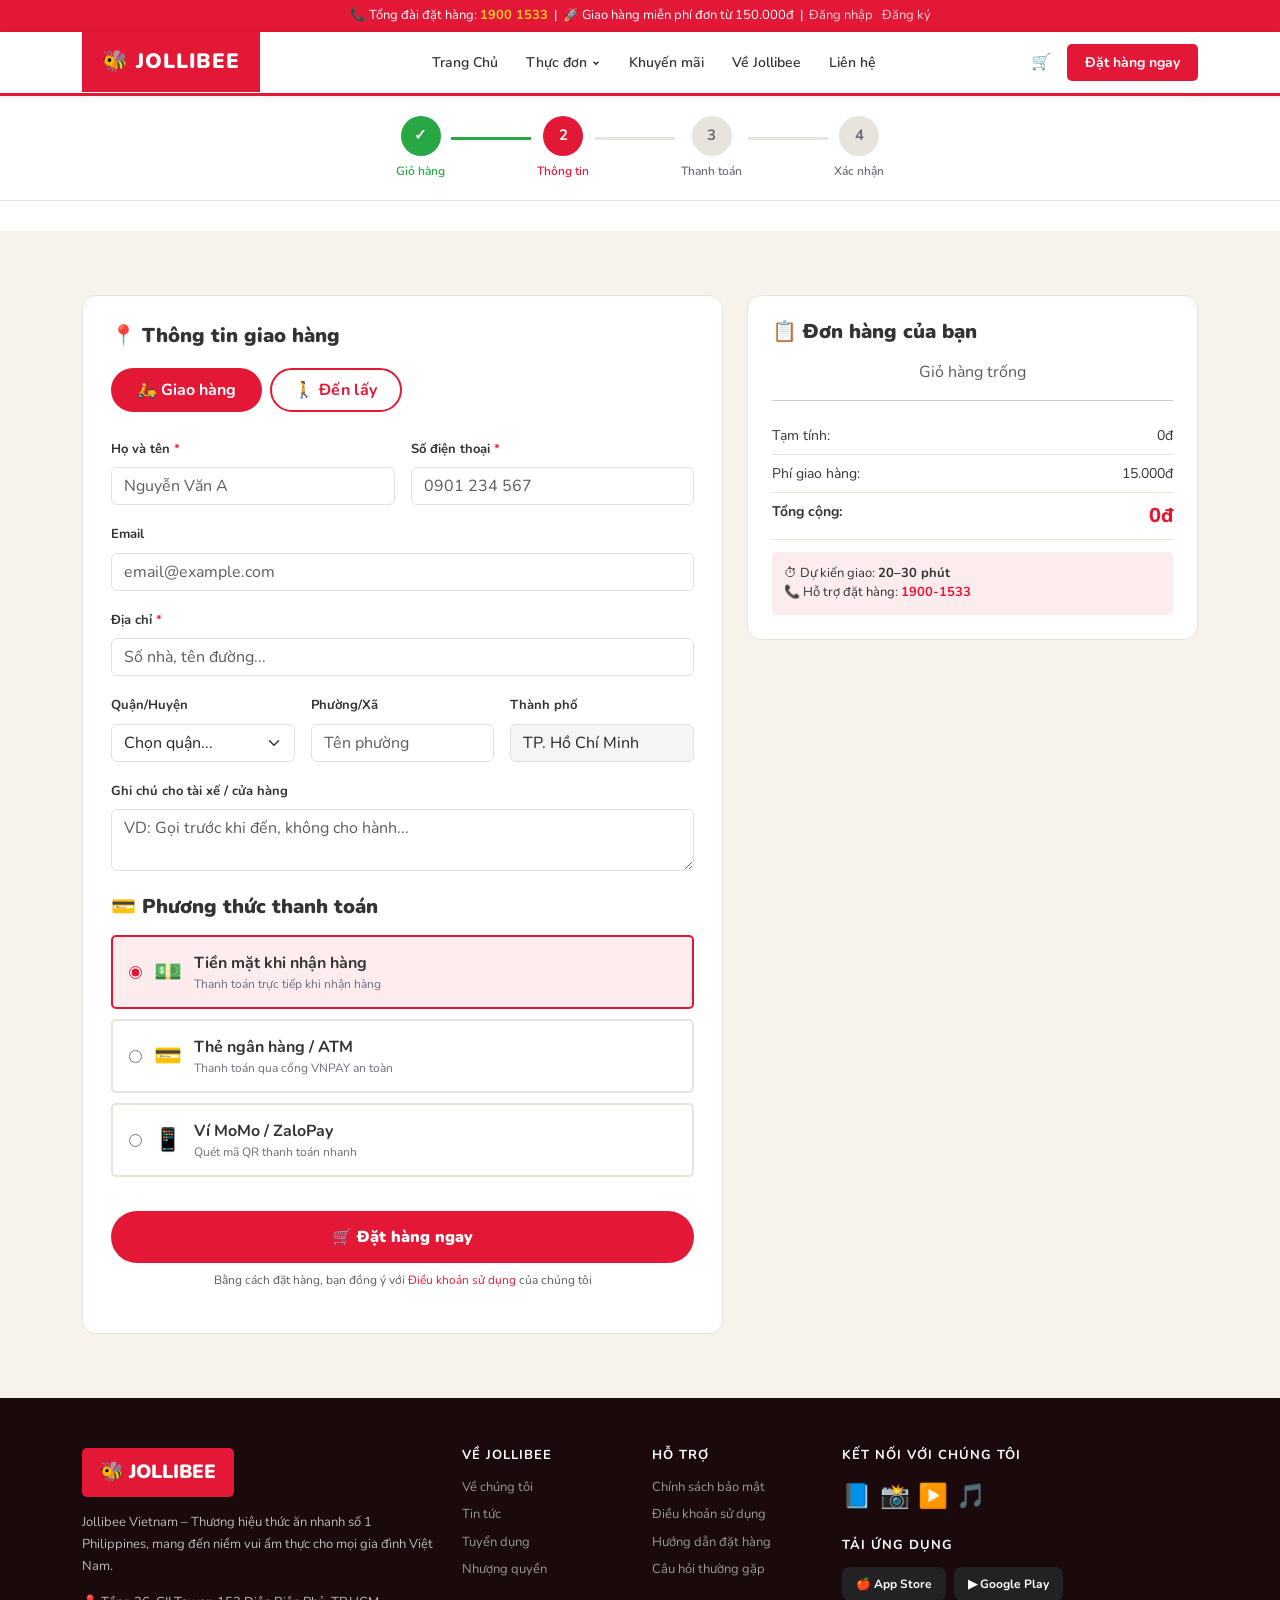
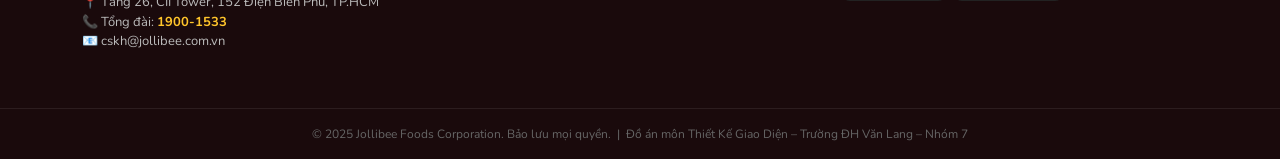
<file: thanhtoan.html>
<!DOCTYPE html>
<html lang="vi">
<head>
  <meta charset="UTF-8">
  <meta name="viewport" content="width=device-width, initial-scale=1.0">
  <title>Thanh toán – Jollibee Vietnam</title>
  <link href="https://fonts.googleapis.com/css2?family=Nunito:wght@400;600;700;800;900&display=swap" rel="stylesheet">
  <link href="https://cdn.jsdelivr.net/npm/bootstrap@5.3.0/dist/css/bootstrap.min.css" rel="stylesheet">
  <link rel="stylesheet" href="css/style.css">
</head>
<body>

<div id="navbar"></div>

<!-- Stepper -->
<div class="steps-bar">
  <div class="step-item done">
    <div class="step-circle">✓</div>
    <div class="step-label">Giỏ hàng</div>
  </div>
  <div class="step-line done"></div>
  <div class="step-item active">
    <div class="step-circle">2</div>
    <div class="step-label">Thông tin</div>
  </div>
  <div class="step-line"></div>
  <div class="step-item">
    <div class="step-circle">3</div>
    <div class="step-label">Thanh toán</div>
  </div>
  <div class="step-line"></div>
  <div class="step-item">
    <div class="step-circle">4</div>
    <div class="step-label">Xác nhận</div>
  </div>
</div>

<section class="section section-gray">
  <div class="container">
    <div class="row g-4">

      <!-- ── FORM THÔNG TIN ── -->
      <div class="col-lg-7">
        <div style="background:white;border-radius:var(--radius);padding:28px;border:1px solid var(--border);">
          <h5 style="font-weight:900;color:var(--dark);margin-bottom:20px;">
            📍 Thông tin giao hàng
          </h5>

          <!-- Toggle: Giao hàng / Đến lấy -->
          <div class="d-flex gap-2 mb-4">
            <button class="btn btn-red" id="btn-delivery"
                    onclick="setDeliveryMode('delivery')">
              🛵 Giao hàng
            </button>
            <button class="btn btn-outline-red" id="btn-pickup"
                    onclick="setDeliveryMode('pickup')">
              🚶 Đến lấy
            </button>
          </div>

          <form id="checkout-form" onsubmit="submitOrder(event)">
            <!-- Họ tên -->
            <div class="row g-3 mb-3">
              <div class="col-md-6">
                <label class="form-label">Họ và tên <span class="text-danger">*</span></label>
                <input type="text" class="form-control" id="fullname"
                       placeholder="Nguyễn Văn A" required>
              </div>
              <div class="col-md-6">
                <label class="form-label">Số điện thoại <span class="text-danger">*</span></label>
                <input type="tel" class="form-control" id="phone"
                       placeholder="0901 234 567" required pattern="[0-9]{10,11}">
              </div>
            </div>

            <!-- Email -->
            <div class="mb-3">
              <label class="form-label">Email</label>
              <input type="email" class="form-control" id="email"
                     placeholder="email@example.com">
            </div>

            <!-- Địa chỉ (ẩn khi Đến lấy) -->
            <div id="delivery-fields">
              <div class="mb-3">
                <label class="form-label">Địa chỉ <span class="text-danger">*</span></label>
                <input type="text" class="form-control" id="address"
                       placeholder="Số nhà, tên đường...">
              </div>
              <div class="row g-3 mb-3">
                <div class="col-md-4">
                  <label class="form-label">Quận/Huyện</label>
                  <select class="form-select" id="district">
                    <option value="">Chọn quận...</option>
                    <option>Quận 1</option><option>Quận 2</option>
                    <option>Quận 3</option><option>Quận 4</option>
                    <option>Quận 5</option><option>Quận 6</option>
                    <option>Quận 7</option><option>Quận 8</option>
                    <option>Quận 9</option><option>Quận 10</option>
                    <option>Quận 11</option><option>Quận 12</option>
                    <option>Bình Thạnh</option><option>Gò Vấp</option>
                    <option>Phú Nhuận</option><option>Tân Bình</option>
                    <option>Tân Phú</option><option>Thủ Đức</option>
                  </select>
                </div>
                <div class="col-md-4">
                  <label class="form-label">Phường/Xã</label>
                  <input type="text" class="form-control" id="ward" placeholder="Tên phường">
                </div>
                <div class="col-md-4">
                  <label class="form-label">Thành phố</label>
                  <input type="text" class="form-control" value="TP. Hồ Chí Minh" readonly
                         style="background:#f5f5f5;">
                </div>
              </div>
            </div>

            <!-- Ghi chú -->
            <div class="mb-4">
              <label class="form-label">Ghi chú cho tài xế / cửa hàng</label>
              <textarea class="form-control" id="note" rows="2"
                        placeholder="VD: Gọi trước khi đến, không cho hành..."></textarea>
            </div>

            <!-- Phương thức thanh toán -->
            <h5 style="font-weight:900;color:var(--dark);margin-bottom:16px;">
              💳 Phương thức thanh toán
            </h5>

            <div class="payment-option selected" onclick="selectPayment(this,'cash')">
              <input type="radio" name="payment" value="cash" checked>
              <span style="font-size:1.4rem;">💵</span>
              <div>
                <div style="font-weight:700;">Tiền mặt khi nhận hàng</div>
                <div style="font-size:12px;color:var(--gray);">Thanh toán trực tiếp khi nhận hàng</div>
              </div>
            </div>

            <div class="payment-option" onclick="selectPayment(this,'card')">
              <input type="radio" name="payment" value="card">
              <span style="font-size:1.4rem;">💳</span>
              <div>
                <div style="font-weight:700;">Thẻ ngân hàng / ATM</div>
                <div style="font-size:12px;color:var(--gray);">Thanh toán qua cổng VNPAY an toàn</div>
              </div>
            </div>

            <div class="payment-option" onclick="selectPayment(this,'momo')">
              <input type="radio" name="payment" value="momo">
              <span style="font-size:1.4rem;">📱</span>
              <div>
                <div style="font-weight:700;">Ví MoMo / ZaloPay</div>
                <div style="font-size:12px;color:var(--gray);">Quét mã QR thanh toán nhanh</div>
              </div>
            </div>

            <!-- Nút đặt hàng -->
            <button type="submit" class="btn btn-red w-100 btn-lg mt-4"
                    style="font-size:16px;padding:14px;font-weight:900;">
              🛒 Đặt hàng ngay
            </button>
            <p class="text-center text-muted mt-2" style="font-size:12px;">
              Bằng cách đặt hàng, bạn đồng ý với
              <a href="#" style="color:var(--red);">Điều khoản sử dụng</a> của chúng tôi
            </p>
          </form>
        </div>
      </div>

      <!-- ── TÓM TẮT ĐƠN HÀNG ── -->
      <div class="col-lg-5">
        <div class="order-summary">
          <h5 style="font-weight:900;margin-bottom:16px;">📋 Đơn hàng của bạn</h5>

          <!-- Danh sách sản phẩm -->
          <div id="order-items">
            <p class="text-muted text-center">Đang tải...</p>
          </div>

          <hr>

          <div class="summary-row">
            <span>Tạm tính:</span>
            <span id="order-subtotal">0đ</span>
          </div>
          <div class="summary-row">
            <span>Phí giao hàng:</span>
            <span id="order-ship">15.000đ</span>
          </div>
          <div class="summary-row">
            <strong>Tổng cộng:</strong>
            <strong class="summary-total" id="order-total">0đ</strong>
          </div>

          <!-- Thời gian giao -->
          <div style="background:var(--red-light);border-radius:var(--radius-sm);padding:12px;margin-top:12px;font-size:13px;">
            ⏱ Dự kiến giao: <strong>20–30 phút</strong><br>
            📞 Hỗ trợ đặt hàng: <strong style="color:var(--red);">1900-1533</strong>
          </div>
        </div>
      </div>
    </div>
  </div>
</section>

<div id="footer"></div>

<script src="https://cdn.jsdelivr.net/npm/bootstrap@5.3.0/dist/js/bootstrap.bundle.min.js"></script>
<script src="js/components.js"></script>
<script src="js/main.js"></script>
<script>
// Render danh sách trong summary
function renderOrderSummary() {
  const items = Cart.getItems();
  const el    = document.getElementById('order-items');

  if (items.length === 0) {
    el.innerHTML = '<p class="text-muted text-center">Giỏ hàng trống</p>';
    return;
  }

  el.innerHTML = items.map(item => `
    <div class="d-flex justify-content-between align-items-center mb-2" style="font-size:14px;">
      <span>${item.icon} ${item.name} <span class="badge bg-secondary">${item.qty}</span></span>
      <strong style="color:var(--red);">${(item.price*item.qty).toLocaleString('vi-VN')}đ</strong>
    </div>
  `).join('');

  const total    = Cart.totalPrice();
  const shipping = total >= 150000 ? 0 : 15000;
  document.getElementById('order-subtotal').textContent = total.toLocaleString('vi-VN') + 'đ';
  document.getElementById('order-ship').textContent     = shipping === 0 ? 'Miễn phí 🎉' : shipping.toLocaleString('vi-VN') + 'đ';
  document.getElementById('order-total').textContent    = (total + shipping).toLocaleString('vi-VN') + 'đ';
}

// Chọn phương thức thanh toán
function selectPayment(el, type) {
  document.querySelectorAll('.payment-option').forEach(o => {
    o.classList.remove('selected');
    o.querySelector('input').checked = false;
  });
  el.classList.add('selected');
  el.querySelector('input').checked = true;
}

// Toggle giao hàng / đến lấy
function setDeliveryMode(mode) {
  const delivFields = document.getElementById('delivery-fields');
  const btnD = document.getElementById('btn-delivery');
  const btnP = document.getElementById('btn-pickup');

  if (mode === 'delivery') {
    delivFields.style.display = 'block';
    btnD.className = 'btn btn-red';
    btnP.className = 'btn btn-outline-red';
  } else {
    delivFields.style.display = 'none';
    btnD.className = 'btn btn-outline-red';
    btnP.className = 'btn btn-red';
  }
}

// Submit đơn hàng
function submitOrder(e) {
  e.preventDefault();

  const name  = document.getElementById('fullname').value.trim();
  const phone = document.getElementById('phone').value.trim();
  if (!name || !phone) {
    Toast.show('⚠️ Vui lòng điền đầy đủ họ tên và số điện thoại!', 3000);
    return;
  }

  // Lưu thông tin đơn hàng
  const order = {
    id:      'JB' + Date.now(),
    name, phone,
    items:   Cart.getItems(),
    total:   Cart.totalPrice(),
    payment: document.querySelector('input[name="payment"]:checked').value,
    time:    new Date().toLocaleString('vi-VN')
  };
  localStorage.setItem('jollibee_last_order', JSON.stringify(order));

  Cart.clear();
  window.location.href = 'xacnhan.html';
}

renderOrderSummary();
</script>
</body>
</html>
</file>
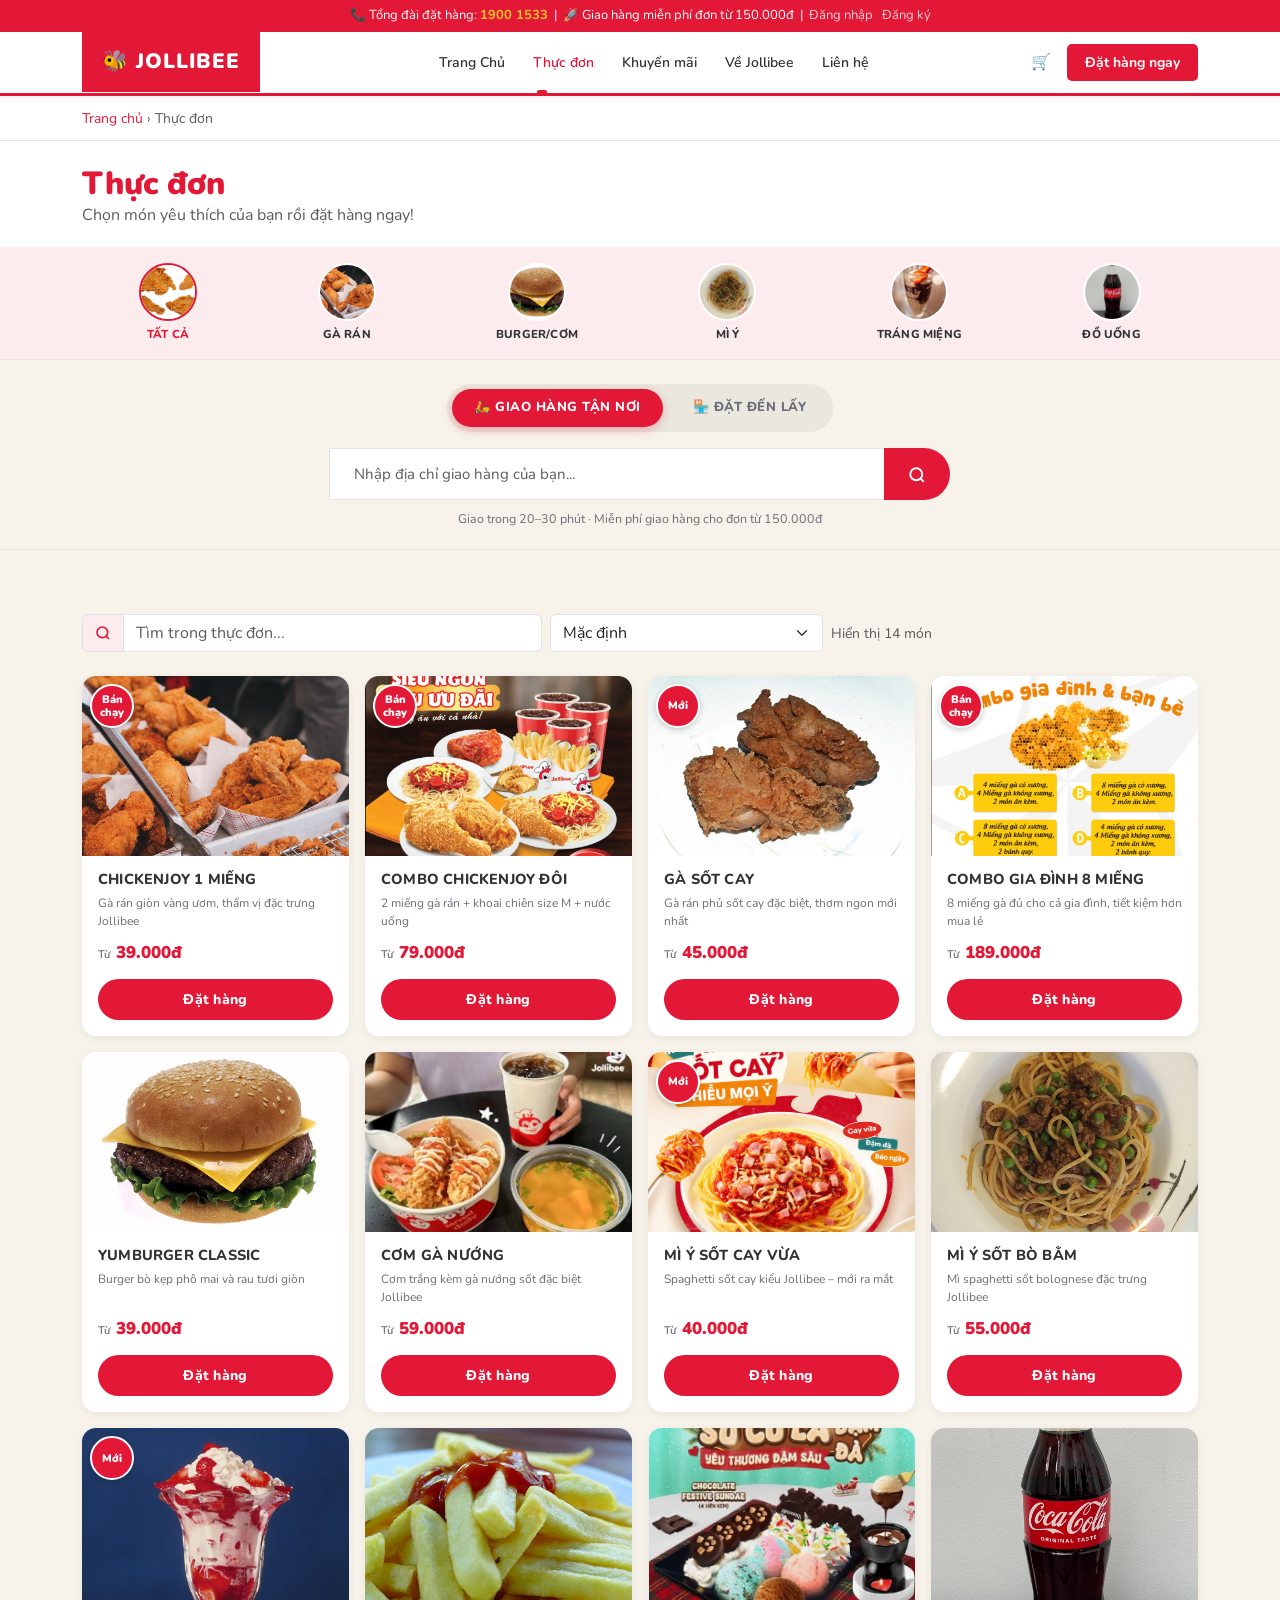
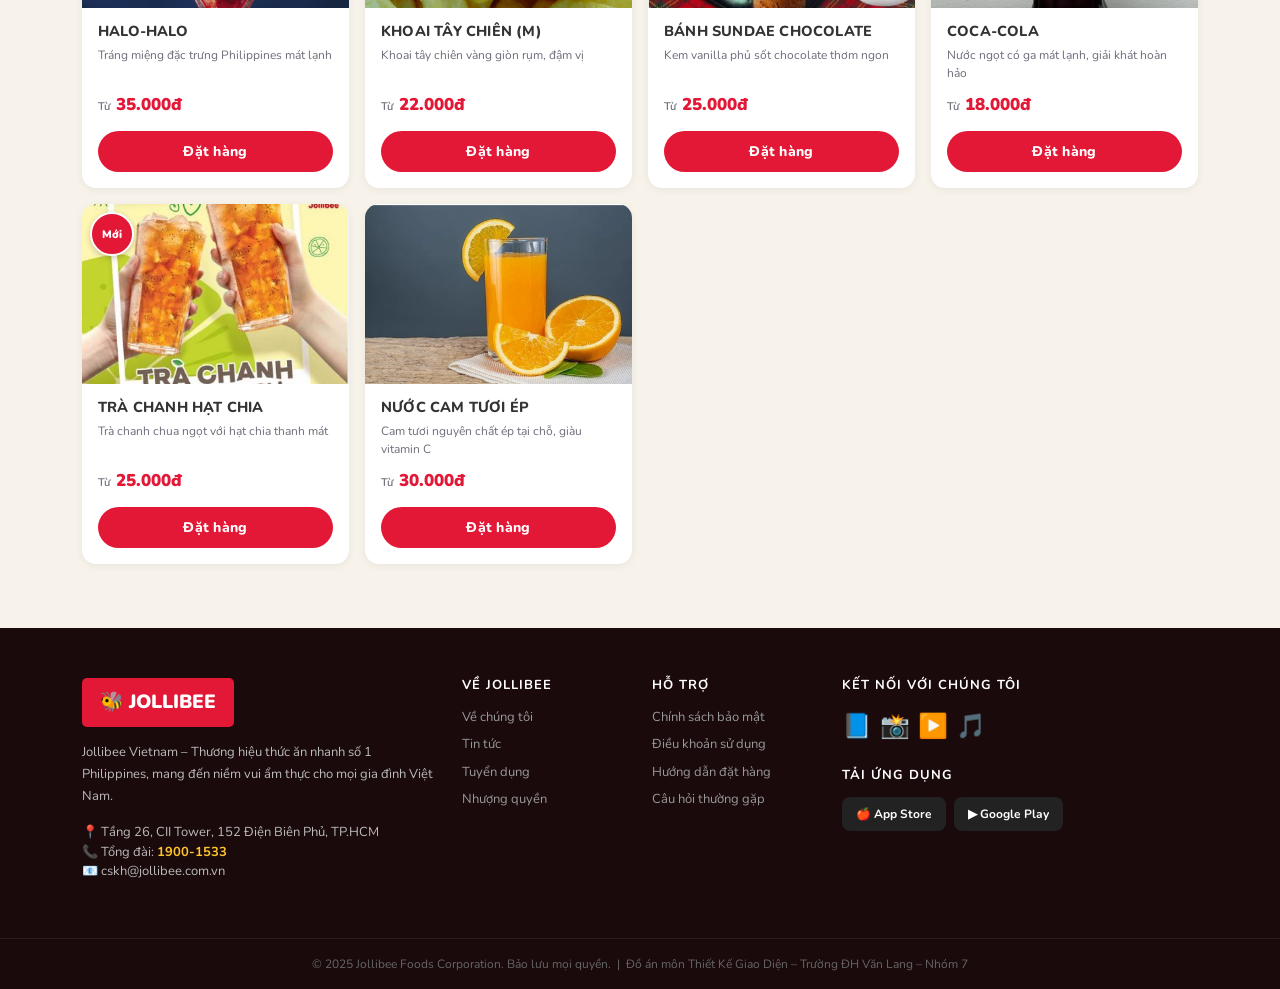
<file: thucdon.html>
<!DOCTYPE html>
<html lang="vi">
<head>
  <meta charset="UTF-8">
  <meta name="viewport" content="width=device-width, initial-scale=1.0">
  <title>Thực đơn – Jollibee Vietnam</title>
  <link href="https://fonts.googleapis.com/css2?family=Nunito:wght@400;600;700;800;900&display=swap" rel="stylesheet">
  <link href="https://cdn.jsdelivr.net/npm/bootstrap@5.3.0/dist/css/bootstrap.min.css" rel="stylesheet">
  <link rel="stylesheet" href="css/style.css">
</head>
<body>
<div id="navbar"></div>

<!-- Breadcrumb -->
<div style="background:white;border-bottom:1px solid var(--border);padding:10px 0;">
  <div class="container">
    <small class="text-muted">
      <a href="index.html" style="color:var(--red);">Trang chủ</a> › Thực đơn
    </small>
  </div>
</div>

<!-- Tiêu đề -->
<div style="background:white;padding:24px 0 20px;">
  <div class="container">
    <h1 style="font-size:2rem;font-weight:900;color:var(--red);margin:0;">Thực đơn</h1>
    <p class="text-muted mb-0">Chọn món yêu thích của bạn rồi đặt hàng ngay!</p>
  </div>
</div>


<div class="cat-rail" id="cat-tabs">
  <div class="container">
    <div class="cat-rail__inner">

      <button class="cat-btn active" data-cat="all">
        <span class="cat-thumb">
          <span class="img-slot img-slot--xs">
            <img src="img/categories/all.jpg" alt="Tất cả món">
            <span class="img-slot__hint"><span class="ph-icon">🍽</span></span>
          </span>
        </span>
        <span class="cat-name">Tất cả</span>
      </button>

      <button class="cat-btn" data-cat="ga">
        <span class="cat-thumb">
          <span class="img-slot img-slot--xs">
            <img src="img/categories/ga.jpg" alt="Gà rán">
            <span class="img-slot__hint"><span class="ph-icon">🍗</span></span>
          </span>
        </span>
        <span class="cat-name">Gà rán</span>
      </button>

      <button class="cat-btn" data-cat="burger">
        <span class="cat-thumb">
          <span class="img-slot img-slot--xs">
            <img src="img/categories/burger.jpg" alt="Burger và cơm">
            <span class="img-slot__hint"><span class="ph-icon">🍔</span></span>
          </span>
        </span>
        <span class="cat-name">Burger/Cơm</span>
      </button>

      <button class="cat-btn" data-cat="mi">
        <span class="cat-thumb">
          <span class="img-slot img-slot--xs">
            <img src="img/categories/mi.jpg" alt="Mì Ý">
            <span class="img-slot__hint"><span class="ph-icon">🍝</span></span>
          </span>
        </span>
        <span class="cat-name">Mì Ý</span>
      </button>

      <button class="cat-btn" data-cat="trangmiem">
        <span class="cat-thumb">
          <span class="img-slot img-slot--xs">
            <img src="img/categories/trangmiem.jpg" alt="Tráng miệng">
            <span class="img-slot__hint"><span class="ph-icon">🍦</span></span>
          </span>
        </span>
        <span class="cat-name">Tráng miệng</span>
      </button>

      <button class="cat-btn" data-cat="uong">
        <span class="cat-thumb">
          <span class="img-slot img-slot--xs">
            <img src="img/categories/uong.jpg" alt="Đồ uống">
            <span class="img-slot__hint"><span class="ph-icon">🥤</span></span>
          </span>
        </span>
        <span class="cat-name">Đồ uống</span>
      </button>

    </div>
  </div>
</div>


<section class="order-bar">
  <div class="container">
    <div class="text-center mb-3">
      <div class="mode-switch" role="group" aria-label="Hình thức nhận hàng">
        <button type="button" class="mode-btn active" data-mode="delivery">🛵 Giao hàng tận nơi</button>
        <button type="button" class="mode-btn" data-mode="pickup">🏪 Đặt đến lấy</button>
      </div>
    </div>
    <div class="address-bar">
      <div class="input-group">
        <label for="addr-input" class="visually-hidden">Địa chỉ giao hàng</label>
        <input type="text" id="addr-input" class="form-control"
               placeholder="Nhập địa chỉ giao hàng của bạn...">
        <button class="btn btn-red" type="button" onclick="findStore()" aria-label="Tìm">
          <svg width="18" height="18" viewBox="0 0 24 24" fill="none"
               stroke="currentColor" stroke-width="2.5">
            <circle cx="11" cy="11" r="8"/><path d="m21 21-4.35-4.35"/>
          </svg>
        </button>
      </div>
      <p class="order-bar__note" id="addr-note">
        Giao trong 20–30 phút · Miễn phí giao hàng cho đơn từ 150.000đ
      </p>
    </div>
  </div>
</section>

<!-- Danh sách sản phẩm -->
<section class="section section-gray">
  <div class="container">
    <!-- Search + sort -->
    <div class="row mb-4 g-2">
      <div class="col-md-5">
        <div class="input-group">
          <span class="input-group-text" style="background:var(--red-light);">
            <!-- Search icon SVG -->
            <svg width="16" height="16" viewBox="0 0 24 24" fill="none" stroke="#E31837" stroke-width="2.5"><circle cx="11" cy="11" r="8"/><path d="m21 21-4.35-4.35"/></svg>
          </span>
          <input type="text" id="search-input" class="form-control"
                 placeholder="Tìm trong thực đơn...">
        </div>
      </div>
      <div class="col-md-3">
        <select class="form-select" id="sort-select">
          <option value="default">Mặc định</option>
          <option value="price-asc">Giá tăng dần</option>
          <option value="price-desc">Giá giảm dần</option>
          <option value="name">Tên A→Z</option>
        </select>
      </div>
      <div class="col-md-4 d-flex align-items-center">
        <small class="text-muted" id="result-count"></small>
      </div>
    </div>

    <div class="row g-3" id="product-grid"></div>
  </div>
</section>


<div class="modal fade" id="productModal" tabindex="-1" aria-hidden="true">
  <div class="modal-dialog modal-dialog-centered modal-dialog-scrollable modal-lg product-modal-dialog">
    <div class="modal-content product-modal">

      <!-- Nút đóng -->
      <button type="button" class="modal-close-btn" data-bs-dismiss="modal" aria-label="Đóng">✕</button>

      <div class="modal-body p-0">
        <div class="d-flex flex-column flex-md-row" style="min-height:420px;">

          <div class="modal-left" style="min-width:240px;">
            <div class="position-relative" style="display:inline-block;">
      
              <div class="product-img-modal img-ph-ga" id="modal-img-wrap">
              </div>
       
              <span class="badge modal-badge-new" id="modal-badge" style="display:none;">Mới</span>
            </div>
            <div class="modal-product-name" id="modal-name">TÊN MÓN</div>


            <div class="modal-thumbs" id="modal-thumbs"></div>
          </div>

          <div class="modal-right d-flex flex-column flex-grow-1">

            <div class="accordion" id="modalAccordion">

              <div class="accordion-item modal-section" id="section-size">
                <h2 class="accordion-header">
                  <button class="accordion-button modal-section-header" type="button"
                          data-bs-toggle="collapse" data-bs-target="#size-body">
                    <span id="modal-size-label">CHỌN MÓN</span>
                  </button>
                </h2>
                <div id="size-body" class="accordion-collapse collapse show">
                  <div class="modal-section-body" id="size-body-content">
          
                 </div>
                </div>
              </div>

              <div class="accordion-item modal-section" id="section-addon">
                <h2 class="accordion-header">
                  <button class="accordion-button collapsed modal-section-header" type="button"
                          data-bs-toggle="collapse" data-bs-target="#addon-body">
                    <span>THÊM MÓN</span>
                  </button>
                </h2>
                <div id="addon-body" class="accordion-collapse collapse">
                  <div class="modal-section-body" id="addon-body-content">
        
                  </div>
                </div>
              </div>

            </div>

       
            <div class="flex-grow-1"></div>

     
            <div class="modal-footer-bar">
          
              <div class="qty-bar">
                <button onclick="changeModalQty(-1)">−</button>
                <div class="qty-display" id="modal-qty">1</div>
                <button onclick="changeModalQty(+1)">+</button>
              </div>
           
              <div class="modal-price-display" id="modal-total-price">
                0 <span>đ</span>
              </div>
            
              <button class="btn-add-to-cart-modal" onclick="addModalToCart()">
                Thêm vào giỏ hàng
              </button>
            </div>

          </div>
        </div>
      </div>
    </div>
  </div>
</div>

<div id="footer"></div>

<script src="https://cdn.jsdelivr.net/npm/bootstrap@5.3.0/dist/js/bootstrap.bundle.min.js"></script>
<script src="js/components.js"></script>
<script src="js/main.js"></script>
<script>
// ════════════════════════════════════════════════════════════
// DỮ LIỆU SẢN PHẨM
// sizes: các lựa chọn kích cỡ/loại
// addons: món thêm kèm
// ════════════════════════════════════════════════════════════
const PRODUCTS = [
  /* ── GÀ RÁN ── */
  {
    id:'ga-01', cat:'ga', badge:'hot',
    name:'Chickenjoy 1 Miếng',
    desc:'Gà rán giòn vàng ươm, thấm vị đặc trưng Jollibee',
    basePrice:39000, icon:'🍗', imgClass:'img-ph-ga',
    sizes:[
      {id:'s1', name:'1 Miếng Gà',         price:0},
      {id:'s2', name:'2 Miếng Gà (Up)',     price:30000},
    ],
    addons:[
      {id:'a1', name:'Khoai Tây Chiên (M)', price:22000, icon:'🍟'},
      {id:'a2', name:'Coca-Cola (M)',        price:18000, icon:'🥤'},
      {id:'a3', name:'Sốt Tương Ớt',        price:5000,  icon:'🌶️'},
    ]
  },
  {
    id:'ga-02', cat:'ga', badge:'hot',
    name:'Combo Chickenjoy Đôi',
    desc:'2 miếng gà rán + khoai chiên size M + nước uống',
    basePrice:79000, icon:'🍗', imgClass:'img-ph-ga',
    sizes:[
      {id:'s1', name:'Combo Đôi',        price:0},
      {id:'s2', name:'Combo Đôi + Up',   price:20000},
    ],
    addons:[
      {id:'a1', name:'Thêm 1 miếng gà',  price:39000, icon:'🍗'},
      {id:'a2', name:'Đổi nước size L',   price:8000,  icon:'🥤'},
    ]
  },
  {
    id:'ga-03', cat:'ga', badge:'new',
    name:'Gà Sốt Cay',
    desc:'Gà rán phủ sốt cay đặc biệt, thơm ngon mới nhất',
    basePrice:45000, icon:'🌶️', imgClass:'img-ph-ga',
    sizes:[
      {id:'s1', name:'Gà Sốt Cay vừa',   price:0},
      {id:'s2', name:'Gà Sốt Cay lớn',   price:10000},
    ],
    addons:[
      {id:'a1', name:'Khoai Tây Chiên',   price:22000, icon:'🍟'},
      {id:'a2', name:'Nước Sprite (M)',    price:18000, icon:'🥤'},
    ]
  },
  {
    id:'ga-04', cat:'ga', badge:'hot',
    name:'Combo Gia Đình 8 Miếng',
    desc:'8 miếng gà đủ cho cả gia đình, tiết kiệm hơn mua lẻ',
    basePrice:189000, icon:'🍗', imgClass:'img-ph-ga',
    sizes:[
      {id:'s1', name:'8 miếng gà',           price:0},
      {id:'s2', name:'8 miếng + 4 khoai (Up)',price:60000},
    ],
    addons:[
      {id:'a1', name:'4 lon Coca-Cola',    price:60000, icon:'🥤'},
      {id:'a2', name:'Sốt BBQ',            price:5000,  icon:'🌶️'},
    ]
  },

  /* ── BURGER / CƠM ── */
  {
    id:'burger-01', cat:'burger', badge:null,
    name:'Yumburger Classic',
    desc:'Burger bò kẹp phô mai và rau tươi giòn',
    basePrice:39000, icon:'🍔', imgClass:'img-ph-burger',
    sizes:[
      {id:'s1', name:'Yumburger Classic',   price:0},
      {id:'s2', name:'Double Yumburger',    price:15000},
    ],
    addons:[
      {id:'a1', name:'Khoai Tây Chiên',     price:22000, icon:'🍟'},
      {id:'a2', name:'Coca-Cola (M)',        price:18000, icon:'🥤'},
    ]
  },
  {
    id:'burger-02', cat:'burger', badge:null,
    name:'Cơm Gà Nướng',
    desc:'Cơm trắng kèm gà nướng sốt đặc biệt Jollibee',
    basePrice:59000, icon:'🍚', imgClass:'img-ph-burger',
    sizes:[
      {id:'s1', name:'Cơm Gà Nướng',        price:0},
      {id:'s2', name:'Cơm + Thêm 1 miếng gà',price:35000},
    ],
    addons:[
      {id:'a1', name:'Canh rau',             price:12000, icon:'🥣'},
      {id:'a2', name:'Trà đá',               price:10000, icon:'🍵'},
    ]
  },

  /* ── MÌ Ý ── */
  {
    id:'mi-01', cat:'mi', badge:'new',
    name:'Mì Ý Sốt Cay vừa',
    desc:'Spaghetti sốt cay kiểu Jollibee – mới ra mắt',
    basePrice:40000, icon:'🍝', imgClass:'img-ph-mi',
    sizes:[
      {id:'s1', name:'Mì Ý Sốt Cay vừa',      price:0},
      {id:'s2', name:'Mì Ý Sốt Cay lớn (Up)',  price:10000},
    ],
    addons:[
      {id:'a1', name:'Khoai Tây Chiên (M)',    price:22000, icon:'🍟'},
      {id:'a2', name:'Coca-Cola (M)',           price:18000, icon:'🥤'},
      {id:'a3', name:'Thêm phô mai',           price:8000,  icon:'🧀'},
    ]
  },
  {
    id:'mi-02', cat:'mi', badge:null,
    name:'Mì Ý Sốt Bò Bằm',
    desc:'Mì spaghetti sốt bolognese đặc trưng Jollibee',
    basePrice:55000, icon:'🍝', imgClass:'img-ph-mi',
    sizes:[
      {id:'s1', name:'Mì Ý Sốt Bò Bằm',       price:0},
      {id:'s2', name:'Mì Ý Sốt Bò Bằm lớn',   price:12000},
    ],
    addons:[
      {id:'a1', name:'Bánh mì nướng',           price:10000, icon:'🥖'},
      {id:'a2', name:'Nước cam tươi',           price:25000, icon:'🍊'},
    ]
  },

  /* ── TRÁNG MIỆNG ── */
  {
    id:'tm-01', cat:'trangmiem', badge:'new',
    name:'Halo-Halo',
    desc:'Tráng miệng đặc trưng Philippines mát lạnh',
    basePrice:35000, icon:'🍦', imgClass:'img-ph-trangmiem',
    sizes:[
      {id:'s1', name:'Halo-Halo thường',        price:0},
      {id:'s2', name:'Halo-Halo lớn (Up)',      price:12000},
    ],
    addons:[]
  },
  {
    id:'tm-02', cat:'trangmiem', badge:null,
    name:'Khoai Tây Chiên (M)',
    desc:'Khoai tây chiên vàng giòn rụm, đậm vị',
    basePrice:22000, icon:'🍟', imgClass:'img-ph-trangmiem',
    sizes:[
      {id:'s1', name:'Size M',  price:0},
      {id:'s2', name:'Size L',  price:8000},
    ],
    addons:[
      {id:'a1', name:'Sốt BBQ',         price:5000, icon:'🌶️'},
      {id:'a2', name:'Sốt Phô Mai',     price:5000, icon:'🧀'},
    ]
  },
  {
    id:'tm-03', cat:'trangmiem', badge:null,
    name:'Bánh Sundae Chocolate',
    desc:'Kem vanilla phủ sốt chocolate thơm ngon',
    basePrice:25000, icon:'🍨', imgClass:'img-ph-trangmiem',
    sizes:[
      {id:'s1', name:'Sundae thường',   price:0},
      {id:'s2', name:'Sundae đôi',      price:15000},
    ],
    addons:[]
  },

  /* ── ĐỒ UỐNG ── */
  {
    id:'uong-01', cat:'uong', badge:null,
    name:'Coca-Cola',
    desc:'Nước ngọt có ga mát lạnh, giải khát hoàn hảo',
    basePrice:18000, icon:'🥤', imgClass:'img-ph-uong',
    sizes:[
      {id:'s1', name:'Size M',  price:0},
      {id:'s2', name:'Size L',  price:6000},
    ],
    addons:[]
  },
  {
    id:'uong-02', cat:'uong', badge:'new',
    name:'Trà Chanh Hạt Chia',
    desc:'Trà chanh chua ngọt với hạt chia thanh mát',
    basePrice:25000, icon:'🍋', imgClass:'img-ph-uong',
    sizes:[
      {id:'s1', name:'Trà Chanh Hạt Chia',        price:0},
      {id:'s2', name:'Trà Chanh Hạt Chia lớn',    price:8000},
    ],
    addons:[]
  },
  {
    id:'uong-03', cat:'uong', badge:null,
    name:'Nước Cam Tươi Ép',
    desc:'Cam tươi nguyên chất ép tại chỗ, giàu vitamin C',
    basePrice:30000, icon:'🍊', imgClass:'img-ph-uong',
    sizes:[
      {id:'s1', name:'Cam Tươi (M)',  price:0},
      {id:'s2', name:'Cam Tươi (L)',  price:10000},
    ],
    addons:[]
  },
];


// RENDER PRODUCT GRID
function renderProducts(list) {
  const grid = document.getElementById('product-grid');
  document.getElementById('result-count').textContent =
    list.length ? `Hiển thị ${list.length} món` : '';

  if (!list.length) {
    grid.innerHTML = `
      <div class="col-12 text-center py-5">
        <div style="font-size:3rem;">🔍</div>
        <h5 class="text-muted mt-3">Không tìm thấy món phù hợp</h5>
        <button class="btn btn-red mt-3" onclick="resetFilter()">Xem tất cả</button>
      </div>`;
    return;
  }

  grid.innerHTML = list.map(p => {
    const badgeHTML =
      p.badge==='hot' ? '<span class="badge badge-circle position-absolute top-0 start-0 m-2">Bán<br>chạy</span>'
    : p.badge==='new' ? '<span class="badge badge-circle position-absolute top-0 start-0 m-2">Mới</span>'
    : '';

    return `
    <div class="col-6 col-md-4 col-lg-3">
      <div class="product-card h-100">

        <!-- Ảnh (click mở modal) — ẢNH: img/products/${p.id}.jpg · 800×800 -->
        <div class="product-img-wrap ${p.imgClass}" onclick="openModal('${p.id}')">
          ${ImageSlots.html(`img/products/${p.id}.jpg`, p.name, '800×800', p.icon)}
          ${badgeHTML}
        </div>

        <div class="product-body d-flex flex-column flex-grow-1">
          <div class="product-name">${p.name}</div>
          <div class="product-desc">${p.desc}</div>
          <div class="mt-auto product-price-wrap">
            <span class="product-price-from">Từ</span>
            <span class="product-price">${p.basePrice.toLocaleString('vi-VN')}đ</span>
          </div>
          <!-- NÚT ĐẶT HÀNG mở modal -->
          <button class="btn-order-card" onclick="openModal('${p.id}')">
            Đặt hàng
          </button>
        </div>
      </div>
    </div>`;
  }).join('');

  ImageSlots.init(grid);   // bật khung gợi ý cho ảnh vừa render
}


// FILTER & SORT
let currentCat='all', currentSort='default', currentQ='';

function applyFilter() {
  let list=[...PRODUCTS];
  if(currentCat!=='all')  list=list.filter(p=>p.cat===currentCat);
  if(currentQ)            list=list.filter(p=>p.name.toLowerCase().includes(currentQ.toLowerCase())||p.desc.toLowerCase().includes(currentQ.toLowerCase()));
  if(currentSort==='price-asc')  list.sort((a,b)=>a.basePrice-b.basePrice);
  if(currentSort==='price-desc') list.sort((a,b)=>b.basePrice-a.basePrice);
  if(currentSort==='name')       list.sort((a,b)=>a.name.localeCompare(b.name));
  renderProducts(list);
}
// Bật danh mục đang chọn trên thanh rail
function setActiveCat(cat){
  document.querySelectorAll('.cat-btn').forEach(b=>
    b.classList.toggle('active', b.dataset.cat === cat));
}

function resetFilter(){
  currentCat='all'; currentQ='';
  document.getElementById('search-input').value='';
  setActiveCat('all');
  applyFilter();
}

document.querySelectorAll('.cat-btn').forEach(btn=>{
  btn.addEventListener('click',()=>{
    currentCat = btn.dataset.cat;
    setActiveCat(currentCat);
    applyFilter();
  });
});
document.getElementById('search-input').addEventListener('input',e=>{currentQ=e.target.value;applyFilter();});
document.getElementById('sort-select').addEventListener('change',e=>{currentSort=e.target.value;applyFilter();});

// URL params
const urlP=new URLSearchParams(window.location.search);
if(urlP.get('cat')){const b=document.querySelector(`[data-cat="${urlP.get('cat')}"]`);if(b)b.click();}
if(urlP.get('q')){currentQ=urlP.get('q');document.getElementById('search-input').value=currentQ;}
applyFilter();


// MODAL CHỌN MÓN
let modalProduct = null;   // sản phẩm đang chọn
let modalQty     = 1;
let selectedSize = null;   // id size đang chọn
let selectedAddons = [];   // mảng id addon đã check

// Instance Bootstrap Modal (dùng chung cho openModal/closeModal)
const productModalEl = document.getElementById('productModal');
const productModal    = new bootstrap.Modal(productModalEl);

function openModal(productId) {
  modalProduct   = PRODUCTS.find(p=>p.id===productId);
  if(!modalProduct) return;

  modalQty       = 1;
  selectedSize   = modalProduct.sizes[0]?.id || null;
  selectedAddons = [];

  // Điền tên & ảnh chính
  document.getElementById('modal-name').textContent = modalProduct.name.toUpperCase();

  const imgWrap = document.getElementById('modal-img-wrap');
  imgWrap.className = `product-img-modal ${modalProduct.imgClass}`;
  imgWrap.innerHTML = ImageSlots.html(
    `img/products/${modalProduct.id}.jpg`, modalProduct.name, '800×800', modalProduct.icon);

  // Thư viện ảnh thu nhỏ: ảnh chính + 2 góc chụp phụ
  const thumbs = document.getElementById('modal-thumbs');
  thumbs.innerHTML = ['', '-2', '-3'].map((suffix, i) => `
    <button type="button" class="modal-thumb ${i === 0 ? 'active' : ''}"
            onclick="pickThumb(this, 'img/products/${modalProduct.id}${suffix}.jpg')"
            aria-label="Ảnh ${i + 1}">
      ${ImageSlots.html(`img/products/${modalProduct.id}${suffix}.jpg`,
                        modalProduct.name, '800×800', modalProduct.icon, 'img-slot--xs')}
    </button>`).join('');

  // Badge
  const badgeEl = document.getElementById('modal-badge');
  if(modalProduct.badge==='new'){badgeEl.textContent='Mới';badgeEl.style.display='inline-flex';}
  else if(modalProduct.badge==='hot'){badgeEl.textContent='Hot';badgeEl.style.display='inline-flex';}
  else badgeEl.style.display='none';

  // Tiêu đề accordion SIZE
  document.getElementById('modal-size-label').textContent =
    modalProduct.cat==='mi' ? 'CHỌN MÌ' :
    modalProduct.cat==='ga' ? 'CHỌN GÀ' :
    modalProduct.cat==='uong'? 'CHỌN SIZE' : 'CHỌN LOẠI';

  // Render sizes
  const sizeBody = document.getElementById('size-body-content');
  sizeBody.innerHTML = modalProduct.sizes.map((s,i) => `
    <label class="modal-option ${i===0?'selected':''}" id="opt-${s.id}">
      <div class="modal-option-img ${modalProduct.imgClass}">
        ${ImageSlots.html(`img/products/${modalProduct.id}.jpg`, s.name,
                          '800×800', modalProduct.icon, 'img-slot--xs')}
      </div>
      <span class="modal-option-name">${s.name}</span>
      ${s.price>0?`<span class="modal-option-price">+ ${s.price.toLocaleString('vi-VN')} đ</span>`:''}
      <input type="radio" name="modal-size" value="${s.id}" ${i===0?'checked':''} onchange="selectSize('${s.id}')">
    </label>
  `).join('');

  // Render addons
  const addonBody = document.getElementById('addon-body-content');
  if(modalProduct.addons.length){
    addonBody.innerHTML = modalProduct.addons.map(a => `
      <label class="modal-option" id="addon-${a.id}">
        <div class="modal-option-img">
          ${ImageSlots.html(`img/products/addon-${ImageSlots.slug(a.name)}.jpg`,
                            a.name, '200×200', a.icon, 'img-slot--xs')}
        </div>
        <span class="modal-option-name">${a.name}</span>
        <span class="modal-option-price">+ ${a.price.toLocaleString('vi-VN')}đ</span>
        <input type="checkbox" name="addon-${a.id}" value="${a.id}" onchange="toggleAddon('${a.id}',${a.price})">
      </label>
    `).join('');
    document.getElementById('section-addon').style.display='block';
  } else {
    document.getElementById('section-addon').style.display='none';
  }

  document.getElementById('modal-qty').textContent=1;
  ImageSlots.init(document.getElementById('productModal'));
  updateModalPrice();

  // Reset accordion: CHỌN MÓN mở sẵn, THÊM MÓN đóng
  document.getElementById('size-body').classList.add('show');
  document.getElementById('addon-body').classList.remove('show');
  document.querySelectorAll('#modalAccordion .accordion-button').forEach((btn,i)=>{
    btn.classList.toggle('collapsed', i!==0);
    btn.setAttribute('aria-expanded', i===0);
  });

  productModal.show();
}

function closeModal(){
  productModal.hide();
}

// Đổi ảnh chính khi bấm vào ảnh thu nhỏ
function pickThumb(btn, src){
  document.querySelectorAll('.modal-thumb')
          .forEach(t => t.classList.toggle('active', t === btn));

  const wrap = document.getElementById('modal-img-wrap');
  wrap.innerHTML = ImageSlots.html(
    src, modalProduct ? modalProduct.name : '', '800×800',
    modalProduct ? modalProduct.icon : '🖼');
  ImageSlots.init(wrap);
}

// Chọn size
function selectSize(sizeId){
  selectedSize=sizeId;
  document.querySelectorAll('.modal-option[id^="opt-"]').forEach(el=>{
    el.classList.toggle('selected', el.id===`opt-${sizeId}`);
    const radio=el.querySelector('input[type="radio"]');
    if(radio)radio.checked=(el.id===`opt-${sizeId}`);
  });
  updateModalPrice();
}

// Chọn addon – đọc trạng thái checkbox do trình duyệt đã đổi sẵn
// (không tự lật cb.checked, tránh bị đảo hai lần)
function toggleAddon(addonId,price){
  const el=document.getElementById(`addon-${addonId}`);
  const cb=el?.querySelector('input[type="checkbox"]');
  if(!el||!cb)return;
  el.classList.toggle('selected',cb.checked);
  selectedAddons=selectedAddons.filter(a=>a.id!==addonId);
  if(cb.checked) selectedAddons.push({id:addonId,price});
  updateModalPrice();
}

// Thay đổi số lượng
function changeModalQty(delta){
  modalQty=Math.max(1,modalQty+delta);
  document.getElementById('modal-qty').textContent=modalQty;
  updateModalPrice();
}

// Cập nhật giá hiển thị
function updateModalPrice(){
  if(!modalProduct)return;
  const size=modalProduct.sizes.find(s=>s.id===selectedSize);
  const sizeExtra=size?size.price:0;
  const addonExtra=selectedAddons.reduce((s,a)=>s+a.price,0);
  const unit=modalProduct.basePrice+sizeExtra+addonExtra;
  const total=unit*modalQty;
  document.getElementById('modal-total-price').innerHTML=
    `${total.toLocaleString('vi-VN')} <span>đ</span>`;
}

// Thêm vào giỏ từ modal
function addModalToCart(){
  if(!modalProduct)return;
  const size=modalProduct.sizes.find(s=>s.id===selectedSize);
  const sizeExtra=size?size.price:0;
  const addonExtra=selectedAddons.reduce((s,a)=>s+a.price,0);
  const unit=modalProduct.basePrice+sizeExtra+addonExtra;

  const sizeName=size?` – ${size.name}`:'';
  const addonNames=selectedAddons.map(a=>{
    const ad=modalProduct.addons.find(x=>x.id===a.id);
    return ad?ad.name:'';
  }).filter(Boolean);

  const displayName=modalProduct.name+sizeName+(addonNames.length?` (${addonNames.join(', ')})` :'');

  // Thêm modalQty lần
  for(let i=0;i<modalQty;i++){
    Cart.add({
      id:`${modalProduct.id}-${selectedSize}-${selectedAddons.map(a=>a.id).join('-')||'none'}`,
      name:displayName,
      price:unit,
      icon:modalProduct.icon,
      img:`img/products/${modalProduct.id}.jpg`   // để giỏ hàng hiện ảnh
    });
  }

  closeModal();
}

// ── Chuyển đổi Giao hàng / Đến lấy ────────
const addrInput = document.getElementById('addr-input');
const addrNote  = document.getElementById('addr-note');

document.querySelectorAll('.mode-btn').forEach(btn=>{
  btn.addEventListener('click',()=>{
    document.querySelectorAll('.mode-btn').forEach(b=>b.classList.remove('active'));
    btn.classList.add('active');

    const isPickup = btn.dataset.mode === 'pickup';
    addrInput.placeholder = isPickup
      ? 'Tìm cửa hàng gần bạn nhất...'
      : 'Nhập địa chỉ giao hàng của bạn...';
    addrNote.textContent = isPickup
      ? 'Đặt trước, đến lấy không cần chờ · Hơn 150 cửa hàng toàn quốc'
      : 'Giao trong 20–30 phút · Miễn phí giao hàng cho đơn từ 150.000đ';

    localStorage.setItem('jollibee_mode', btn.dataset.mode);
  });
});

if (localStorage.getItem('jollibee_mode') === 'pickup') {
  document.querySelector('.mode-btn[data-mode="pickup"]')?.click();
}
if (localStorage.getItem('jollibee_address')) {
  addrInput.value = localStorage.getItem('jollibee_address');
}

function findStore(){
  const v = addrInput.value.trim();
  localStorage.setItem('jollibee_address', v);
  Toast.show(v
    ? `📍 Đã ghi nhận địa chỉ: ${v}`
    : '📍 Vui lòng nhập địa chỉ để chúng tôi tìm cửa hàng gần nhất');
}
</script>
</body>
</html>
</file>
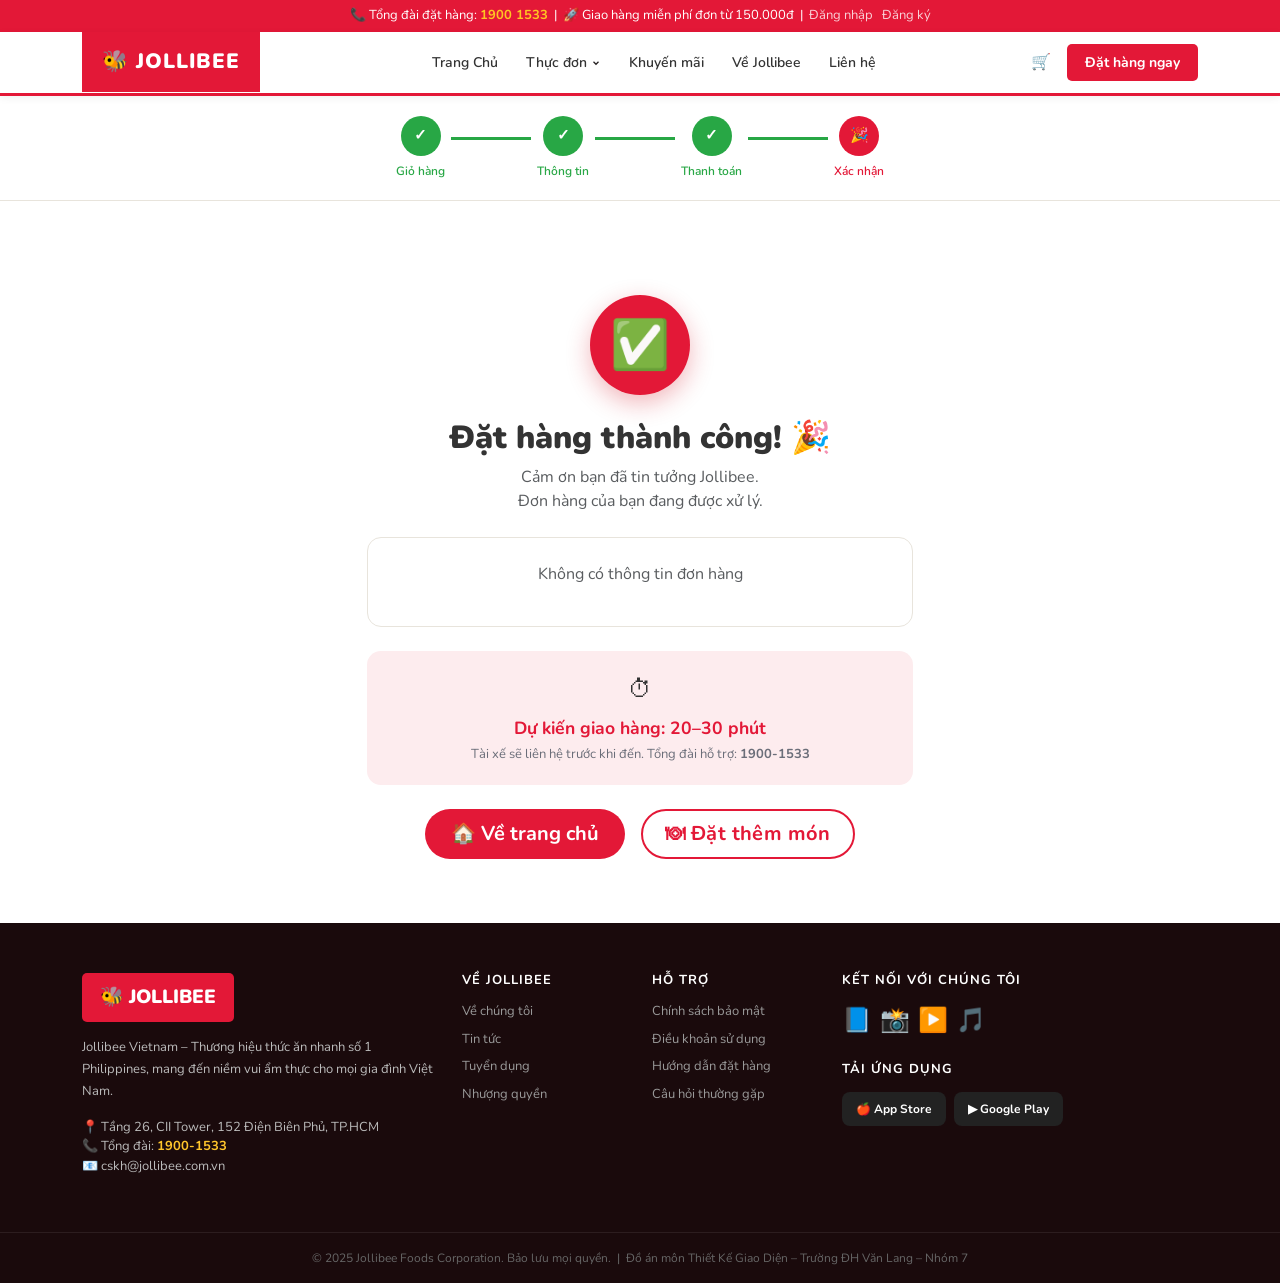
<file: xacnhan.html>
<!DOCTYPE html>
<html lang="vi">
<head>
  <meta charset="UTF-8">
  <meta name="viewport" content="width=device-width, initial-scale=1.0">
  <title>Đặt hàng thành công – Jollibee Vietnam</title>
  <link href="https://fonts.googleapis.com/css2?family=Nunito:wght@400;600;700;800;900&display=swap" rel="stylesheet">
  <link href="https://cdn.jsdelivr.net/npm/bootstrap@5.3.0/dist/css/bootstrap.min.css" rel="stylesheet">
  <link rel="stylesheet" href="css/style.css">
</head>
<body>
<div id="navbar"></div>

<!-- Stepper: bước 4 done -->
<div class="steps-bar">
  <div class="step-item done"><div class="step-circle">✓</div><div class="step-label">Giỏ hàng</div></div>
  <div class="step-line done"></div>
  <div class="step-item done"><div class="step-circle">✓</div><div class="step-label">Thông tin</div></div>
  <div class="step-line done"></div>
  <div class="step-item done"><div class="step-circle">✓</div><div class="step-label">Thanh toán</div></div>
  <div class="step-line done"></div>
  <div class="step-item active"><div class="step-circle">🎉</div><div class="step-label">Xác nhận</div></div>
</div>

<section class="section">
  <div class="container">
    <div class="row justify-content-center">
      <div class="col-lg-6 text-center">

        <!-- Thành công icon -->
        <div style="width:100px;height:100px;background:var(--red);border-radius:50%;display:flex;align-items:center;justify-content:center;font-size:3rem;margin:0 auto 24px;box-shadow:0 8px 24px rgba(207,16,32,.3);">
          ✅
        </div>

        <h1 style="font-size:2rem;font-weight:900;color:var(--dark);">
          Đặt hàng thành công! 🎉
        </h1>
        <p class="text-muted mt-2" style="font-size:1rem;">
          Cảm ơn bạn đã tin tưởng Jollibee.<br>
          Đơn hàng của bạn đang được xử lý.
        </p>

        <!-- Thông tin đơn hàng -->
        <div style="background:white;border:1px solid var(--border);border-radius:var(--radius);padding:24px;margin:24px 0;text-align:left;"
             id="order-detail">
          <p class="text-muted text-center">Đang tải thông tin đơn hàng...</p>
        </div>

        <!-- Thời gian giao -->
        <div style="background:var(--red-light);border-radius:var(--radius);padding:20px;margin-bottom:24px;">
          <div style="font-size:1.5rem; margin-bottom:8px;">⏱</div>
          <strong style="color:var(--red);font-size:1.1rem;">Dự kiến giao hàng: 20–30 phút</strong>
          <p class="mb-0 mt-1" style="font-size:13px;color:var(--gray);">
            Tài xế sẽ liên hệ trước khi đến. Tổng đài hỗ trợ: <strong>1900-1533</strong>
          </p>
        </div>

        <!-- Nút hành động -->
        <div class="d-flex gap-3 justify-content-center flex-wrap">
          <a href="index.html" class="btn btn-red btn-lg">
            🏠 Về trang chủ
          </a>
          <a href="thucdon.html" class="btn btn-outline-red btn-lg">
            🍽 Đặt thêm món
          </a>
        </div>

      </div>
    </div>
  </div>
</section>

<div id="footer"></div>

<script src="https://cdn.jsdelivr.net/npm/bootstrap@5.3.0/dist/js/bootstrap.bundle.min.js"></script>
<script src="js/components.js"></script>
<script src="js/main.js"></script>
<script>
function renderOrderDetail() {
  const order = JSON.parse(localStorage.getItem('jollibee_last_order') || '{}');
  const el    = document.getElementById('order-detail');

  if (!order.id) {
    el.innerHTML = '<p class="text-muted text-center">Không có thông tin đơn hàng</p>';
    return;
  }

  const paymentLabels = {
    cash: '💵 Tiền mặt khi nhận hàng',
    card: '💳 Thẻ ngân hàng / ATM',
    momo: '📱 Ví MoMo / ZaloPay'
  };

  el.innerHTML = `
    <div class="d-flex justify-content-between mb-3">
      <span style="font-size:13px;color:var(--gray);">Mã đơn hàng</span>
      <strong style="color:var(--red);">#${order.id}</strong>
    </div>
    <div class="d-flex justify-content-between mb-3">
      <span style="font-size:13px;color:var(--gray);">Khách hàng</span>
      <strong>${order.name}</strong>
    </div>
    <div class="d-flex justify-content-between mb-3">
      <span style="font-size:13px;color:var(--gray);">Số điện thoại</span>
      <strong>${order.phone}</strong>
    </div>
    <div class="d-flex justify-content-between mb-3">
      <span style="font-size:13px;color:var(--gray);">Thanh toán</span>
      <strong>${paymentLabels[order.payment] || order.payment}</strong>
    </div>
    <hr>
    <div style="font-size:13px;color:var(--gray);margin-bottom:8px;font-weight:700;">Sản phẩm đã đặt:</div>
    ${(order.items||[]).map(i => `
      <div class="d-flex justify-content-between" style="font-size:14px;margin-bottom:6px;">
        <span>${i.icon} ${i.name} × ${i.qty}</span>
        <strong style="color:var(--red);">${(i.price*i.qty).toLocaleString('vi-VN')}đ</strong>
      </div>
    `).join('')}
    <hr>
    <div class="d-flex justify-content-between">
      <strong style="font-size:16px;">Tổng cộng</strong>
      <strong style="color:var(--red);font-size:20px;">${(order.total||0).toLocaleString('vi-VN')}đ</strong>
    </div>
    <div style="font-size:12px;color:var(--gray);margin-top:8px;text-align:right;">${order.time}</div>
  `;
}

renderOrderDetail();
</script>
</body>
</html>
</file>
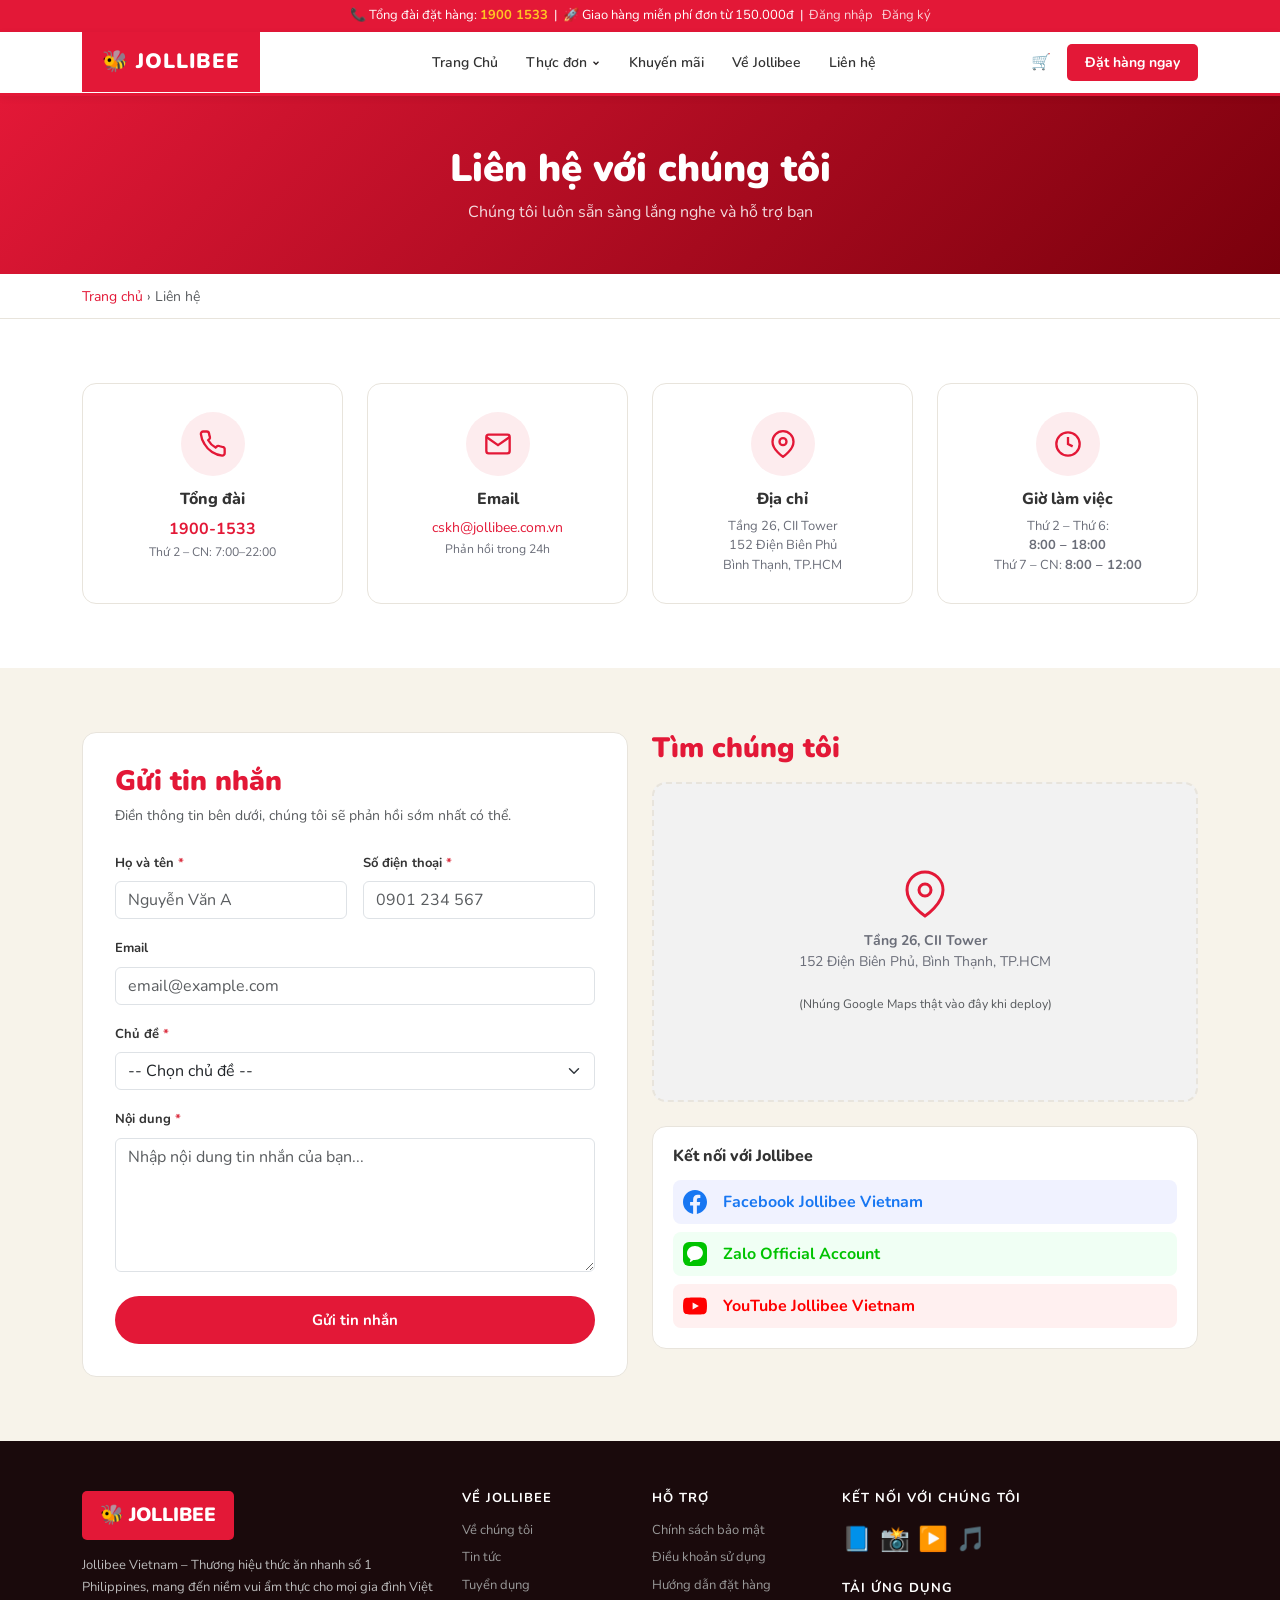
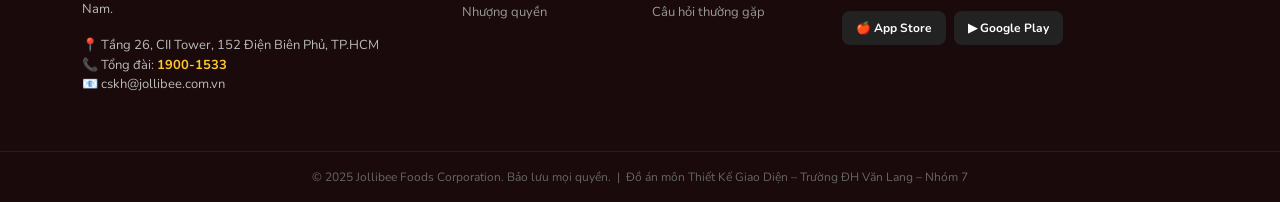
<file: pages/lienhe.html>
<!DOCTYPE html>
<html lang="vi">
<head>
  <meta charset="UTF-8">
  <meta name="viewport" content="width=device-width, initial-scale=1.0">
  <title>Liên hệ – Jollibee Vietnam</title>
  <link href="https://fonts.googleapis.com/css2?family=Nunito:wght@400;600;700;800;900&display=swap" rel="stylesheet">
  <link href="https://cdn.jsdelivr.net/npm/bootstrap@5.3.0/dist/css/bootstrap.min.css" rel="stylesheet">
  <link rel="stylesheet" href="../css/style.css">
</head>
<body>
<div id="navbar"></div>

<!-- Hero nhỏ -->
<div style="background:linear-gradient(135deg,var(--red),#7A000C);padding:50px 0;color:white;text-align:center;">
  <div class="container">
    <h1 style="font-size:2.4rem;font-weight:900;">Liên hệ với chúng tôi</h1>
    <p style="opacity:.85;font-size:1rem;margin:8px 0 0;">Chúng tôi luôn sẵn sàng lắng nghe và hỗ trợ bạn</p>
  </div>
</div>

<!-- Breadcrumb -->
<div style="background:white;border-bottom:1px solid var(--border);padding:10px 0;">
  <div class="container">
    <small class="text-muted">
      <a href="../index.html" style="color:var(--red);">Trang chủ</a> › Liên hệ
    </small>
  </div>
</div>

<!-- Thông tin liên hệ cards -->
<section class="section">
  <div class="container">
    <div class="row g-4">

      <div class="col-md-3 col-6">
        <div class="contact-card">
          <div class="contact-icon">
            <svg width="28" height="28" viewBox="0 0 24 24" fill="none" stroke="#E31837" stroke-width="2">
              <path d="M22 16.92v3a2 2 0 0 1-2.18 2 19.79 19.79 0 0 1-8.63-3.07A19.5 19.5 0 0 1 4.69 12 19.79 19.79 0 0 1 1.61 3.45 2 2 0 0 1 3.6 1.27h3a2 2 0 0 1 2 1.72c.127.96.361 1.903.7 2.81a2 2 0 0 1-.45 2.11L7.91 8.77a16 16 0 0 0 6.29 6.29l.87-.87a2 2 0 0 1 2.11-.45c.907.339 1.85.573 2.81.7A2 2 0 0 1 22 16.92z"/>
            </svg>
          </div>
          <h6 style="font-weight:800;">Tổng đài</h6>
          <p style="font-size:14px;color:var(--gray);margin:0;">
            <a href="tel:19001533" style="color:var(--red);font-weight:700;font-size:16px;">1900-1533</a><br>
            <small>Thứ 2 – CN: 7:00–22:00</small>
          </p>
        </div>
      </div>

      <div class="col-md-3 col-6">
        <div class="contact-card">
          <div class="contact-icon">
            <svg width="28" height="28" viewBox="0 0 24 24" fill="none" stroke="#E31837" stroke-width="2">
              <path d="M4 4h16c1.1 0 2 .9 2 2v12c0 1.1-.9 2-2 2H4c-1.1 0-2-.9-2-2V6c0-1.1.9-2 2-2z"/><polyline points="22,6 12,13 2,6"/>
            </svg>
          </div>
          <h6 style="font-weight:800;">Email</h6>
          <p style="font-size:14px;color:var(--gray);margin:0;">
            <a href="mailto:cskh@jollibee.com.vn" style="color:var(--red);">cskh@jollibee.com.vn</a><br>
            <small>Phản hồi trong 24h</small>
          </p>
        </div>
      </div>

      <div class="col-md-3 col-6">
        <div class="contact-card">
          <div class="contact-icon">
            <svg width="28" height="28" viewBox="0 0 24 24" fill="none" stroke="#E31837" stroke-width="2">
              <path d="M21 10c0 7-9 13-9 13s-9-6-9-13a9 9 0 0 1 18 0z"/><circle cx="12" cy="10" r="3"/>
            </svg>
          </div>
          <h6 style="font-weight:800;">Địa chỉ</h6>
          <p style="font-size:13px;color:var(--gray);margin:0;">
            Tầng 26, CII Tower<br>
            152 Điện Biên Phủ<br>
            Bình Thạnh, TP.HCM
          </p>
        </div>
      </div>

      <div class="col-md-3 col-6">
        <div class="contact-card">
          <div class="contact-icon">
            <svg width="28" height="28" viewBox="0 0 24 24" fill="none" stroke="#E31837" stroke-width="2">
              <circle cx="12" cy="12" r="10"/><polyline points="12 6 12 12 16 14"/>
            </svg>
          </div>
          <h6 style="font-weight:800;">Giờ làm việc</h6>
          <p style="font-size:13px;color:var(--gray);margin:0;">
            Thứ 2 – Thứ 6:<br>
            <strong>8:00 – 18:00</strong><br>
            Thứ 7 – CN: <strong>8:00 – 12:00</strong>
          </p>
        </div>
      </div>

    </div>
  </div>
</section>

<!-- Form + Bản đồ -->
<section class="section section-gray">
  <div class="container">
    <div class="row g-4">

      <!-- Form liên hệ -->
      <div class="col-lg-6">
        <div class="contact-form-wrap">
          <h3 style="font-weight:900;color:var(--red);margin-bottom:6px;">Gửi tin nhắn</h3>
          <p class="text-muted" style="font-size:14px;margin-bottom:24px;">
            Điền thông tin bên dưới, chúng tôi sẽ phản hồi sớm nhất có thể.
          </p>

          <form id="contact-form" onsubmit="submitContact(event)">
            <div class="row g-3 mb-3">
              <div class="col-md-6">
                <label class="form-label">Họ và tên <span class="text-danger">*</span></label>
                <input type="text" class="form-control" id="c-name"
                       placeholder="Nguyễn Văn A" required>
              </div>
              <div class="col-md-6">
                <label class="form-label">Số điện thoại <span class="text-danger">*</span></label>
                <input type="tel" class="form-control" id="c-phone"
                       placeholder="0901 234 567" required>
              </div>
            </div>

            <div class="mb-3">
              <label class="form-label">Email</label>
              <input type="email" class="form-control" id="c-email"
                     placeholder="email@example.com">
            </div>

            <div class="mb-3">
              <label class="form-label">Chủ đề <span class="text-danger">*</span></label>
              <select class="form-select" id="c-topic" required>
                <option value="">-- Chọn chủ đề --</option>
                <option>Góp ý về sản phẩm</option>
                <option>Phản ánh dịch vụ</option>
                <option>Đặt tiệc / Sự kiện</option>
                <option>Nhượng quyền</option>
                <option>Tuyển dụng</option>
                <option>Khác</option>
              </select>
            </div>

            <div class="mb-4">
              <label class="form-label">Nội dung <span class="text-danger">*</span></label>
              <textarea class="form-control" id="c-message" rows="5"
                        placeholder="Nhập nội dung tin nhắn của bạn..." required></textarea>
            </div>

            <button type="submit" class="btn btn-red w-100 btn-lg"
                    style="font-size:15px;padding:13px;">
              Gửi tin nhắn
            </button>
          </form>

          <!-- Thành công -->
          <div id="contact-success" style="display:none;background:#d4edda;border:1px solid #c3e6cb;border-radius:10px;padding:20px;margin-top:20px;text-align:center;">
            <div style="font-size:2.5rem;">✅</div>
            <h5 style="color:#155724;font-weight:800;margin:8px 0 4px;">Gửi thành công!</h5>
            <p style="color:#155724;font-size:14px;margin:0;">Chúng tôi sẽ phản hồi bạn trong vòng 24 giờ làm việc.</p>
          </div>
        </div>
      </div>

      <!-- Bản đồ -->
      <div class="col-lg-6">
        <h3 style="font-weight:900;color:var(--red);margin-bottom:16px;">Tìm chúng tôi</h3>

        <!-- Google Maps embed (thực tế nhúng iframe) -->
        <div class="map-placeholder mb-4" style="height:320px;border-radius:var(--radius);">
          <svg width="48" height="48" viewBox="0 0 24 24" fill="none" stroke="#E31837" stroke-width="1.5" style="margin-bottom:12px;">
            <path d="M21 10c0 7-9 13-9 13s-9-6-9-13a9 9 0 0 1 18 0z"/><circle cx="12" cy="10" r="3"/>
          </svg>
          <p style="font-size:14px;margin:0;text-align:center;">
            <strong>Tầng 26, CII Tower</strong><br>
            152 Điện Biên Phủ, Bình Thạnh, TP.HCM<br><br>
            <small class="text-muted">(Nhúng Google Maps thật vào đây khi deploy)</small>
          </p>
        </div>

        <!-- Mạng xã hội -->
        <div style="background:white;border-radius:var(--radius);padding:20px;border:1px solid var(--border);">
          <h6 style="font-weight:800;margin-bottom:14px;">Kết nối với Jollibee</h6>
          <div class="d-flex flex-column gap-2">
            <a href="https://facebook.com/jollibeevietnam" target="_blank"
               class="d-flex align-items-center gap-3 text-decoration-none"
               style="padding:10px;border-radius:8px;background:#F0F2FF;">
              <svg width="24" height="24" viewBox="0 0 24 24" fill="#1877F2"><path d="M24 12.073c0-6.627-5.373-12-12-12s-12 5.373-12 12c0 5.99 4.388 10.954 10.125 11.854v-8.385H7.078v-3.47h3.047V9.43c0-3.007 1.792-4.669 4.533-4.669 1.312 0 2.686.235 2.686.235v2.953H15.83c-1.491 0-1.956.925-1.956 1.874v2.25h3.328l-.532 3.47h-2.796v8.385C19.612 23.027 24 18.062 24 12.073z"/></svg>
              <span style="font-weight:700;color:#1877F2;">Facebook Jollibee Vietnam</span>
            </a>
            <a href="#" class="d-flex align-items-center gap-3 text-decoration-none"
               style="padding:10px;border-radius:8px;background:#F0FFF4;">
              <svg width="24" height="24" viewBox="0 0 48 48" fill="#00C300"><rect width="48" height="48" rx="12" fill="#00C300"/><path d="M24 8C15.163 8 8 14.477 8 22.5c0 5.015 2.788 9.404 6.98 12.018-.305 1.14-1.11 4.136-1.27 4.784-.2.8.29 1.188.85.87 1.1-.65 4.63-3.15 6.29-4.27.96.133 1.94.2 2.95.2 8.837 0 16-6.477 16-14.5C40 14.477 32.837 8 24 8z" fill="white"/></svg>
              <span style="font-weight:700;color:#00C300;">Zalo Official Account</span>
            </a>
            <a href="#" class="d-flex align-items-center gap-3 text-decoration-none"
               style="padding:10px;border-radius:8px;background:#FFF0F0;">
              <svg width="24" height="24" viewBox="0 0 24 24" fill="#FF0000"><path d="M23.495 6.205a3.007 3.007 0 0 0-2.088-2.088c-1.87-.501-9.396-.501-9.396-.501s-7.507-.01-9.396.501A3.007 3.007 0 0 0 .527 6.205a31.247 31.247 0 0 0-.522 5.805 31.247 31.247 0 0 0 .522 5.783 3.007 3.007 0 0 0 2.088 2.088c1.868.502 9.396.502 9.396.502s7.506 0 9.396-.502a3.007 3.007 0 0 0 2.088-2.088 31.247 31.247 0 0 0 .5-5.783 31.247 31.247 0 0 0-.5-5.805zM9.609 15.601V8.408l6.264 3.602z"/></svg>
              <span style="font-weight:700;color:#FF0000;">YouTube Jollibee Vietnam</span>
            </a>
          </div>
        </div>
      </div>

    </div>
  </div>
</section>

<div id="footer"></div>

<script src="https://cdn.jsdelivr.net/npm/bootstrap@5.3.0/dist/js/bootstrap.bundle.min.js"></script>
<script src="../js/components.js"></script>
<script src="../js/main.js"></script>
<script>
// Sửa đường dẫn nav về root
document.addEventListener('DOMContentLoaded', () => {
  document.querySelectorAll('#navbar a').forEach(a => {
    const href = a.getAttribute('href');
    if (href && !href.startsWith('http') && !href.startsWith('#') && !href.startsWith('tel') && !href.startsWith('mailto')) {
      if (!href.startsWith('../')) a.setAttribute('href', '../' + href);
    }
  });
});

function submitContact(e) {
  e.preventDefault();
  const name  = document.getElementById('c-name').value.trim();
  const phone = document.getElementById('c-phone').value.trim();
  const topic = document.getElementById('c-topic').value;
  const msg   = document.getElementById('c-message').value.trim();
  if (!name || !phone || !topic || !msg) return;

  document.getElementById('contact-form').style.display = 'none';
  document.getElementById('contact-success').style.display = 'block';
}
</script>
</body>
</html>
</file>
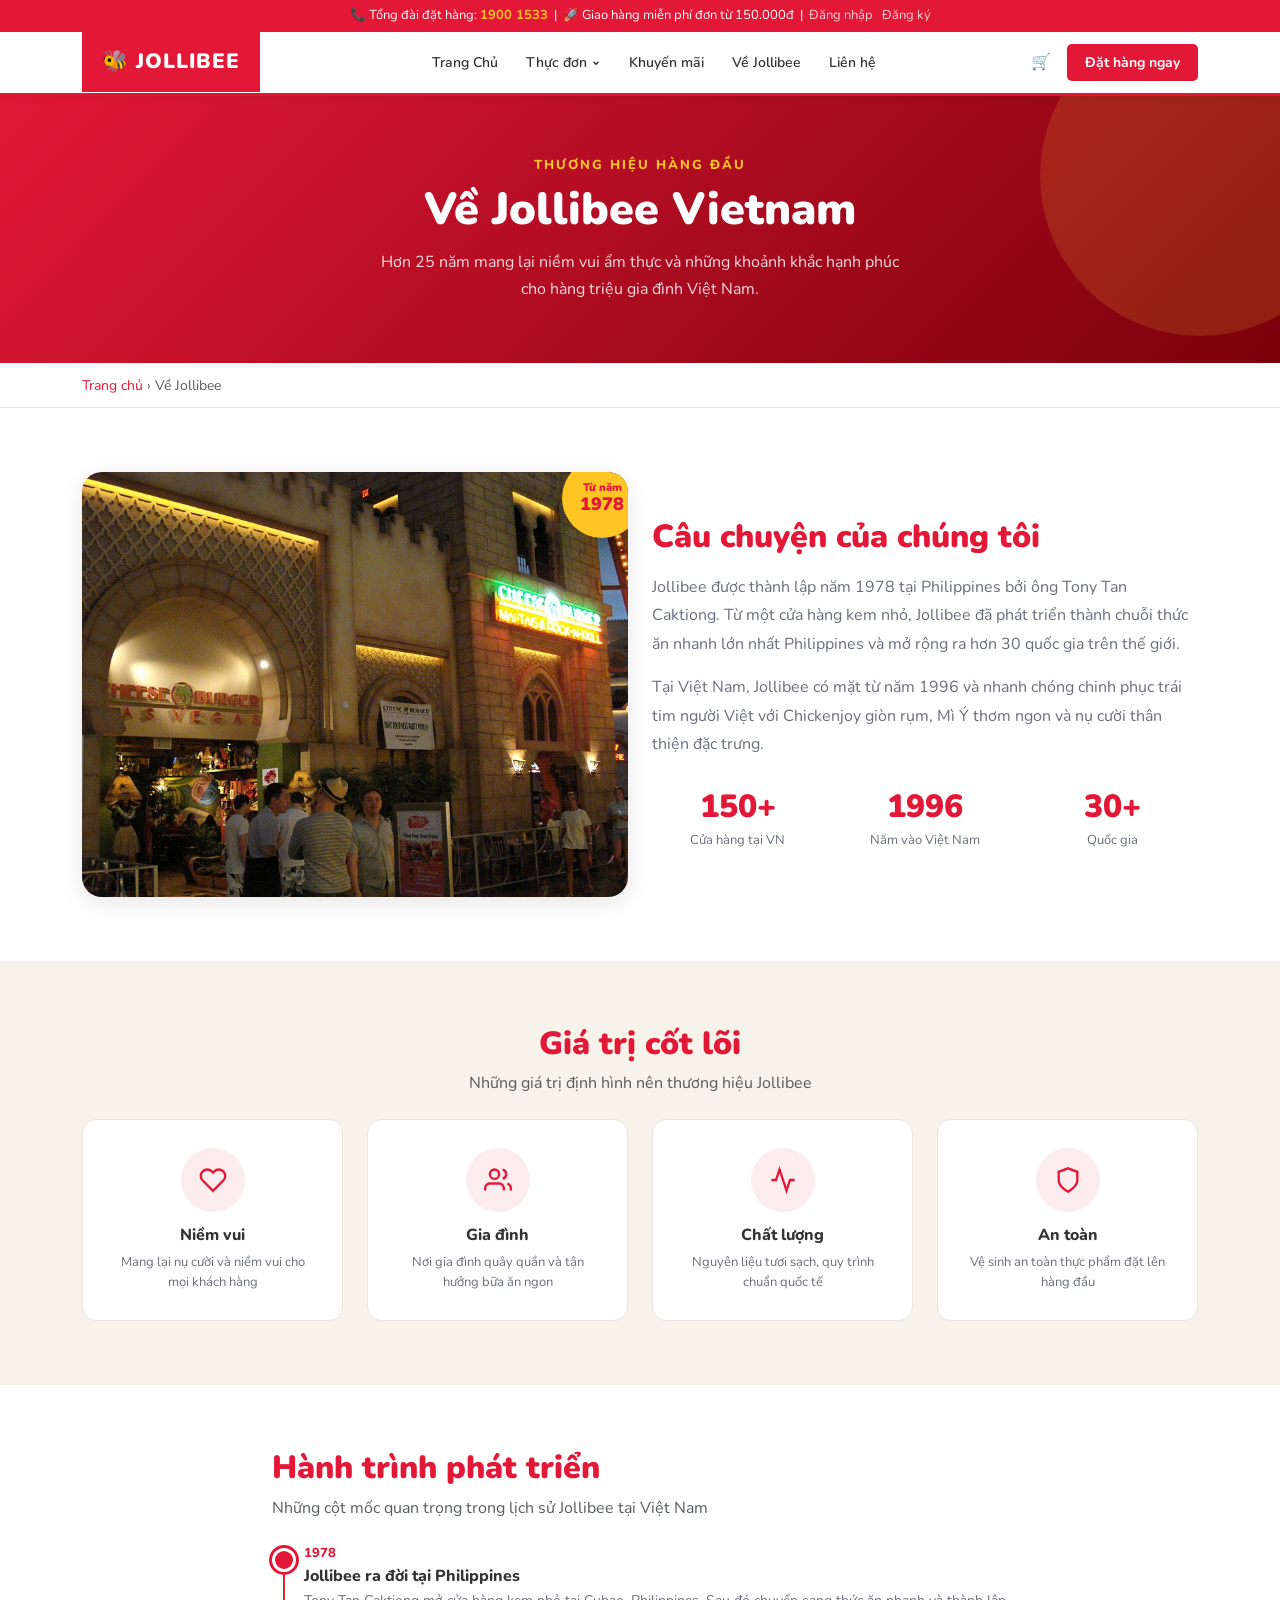
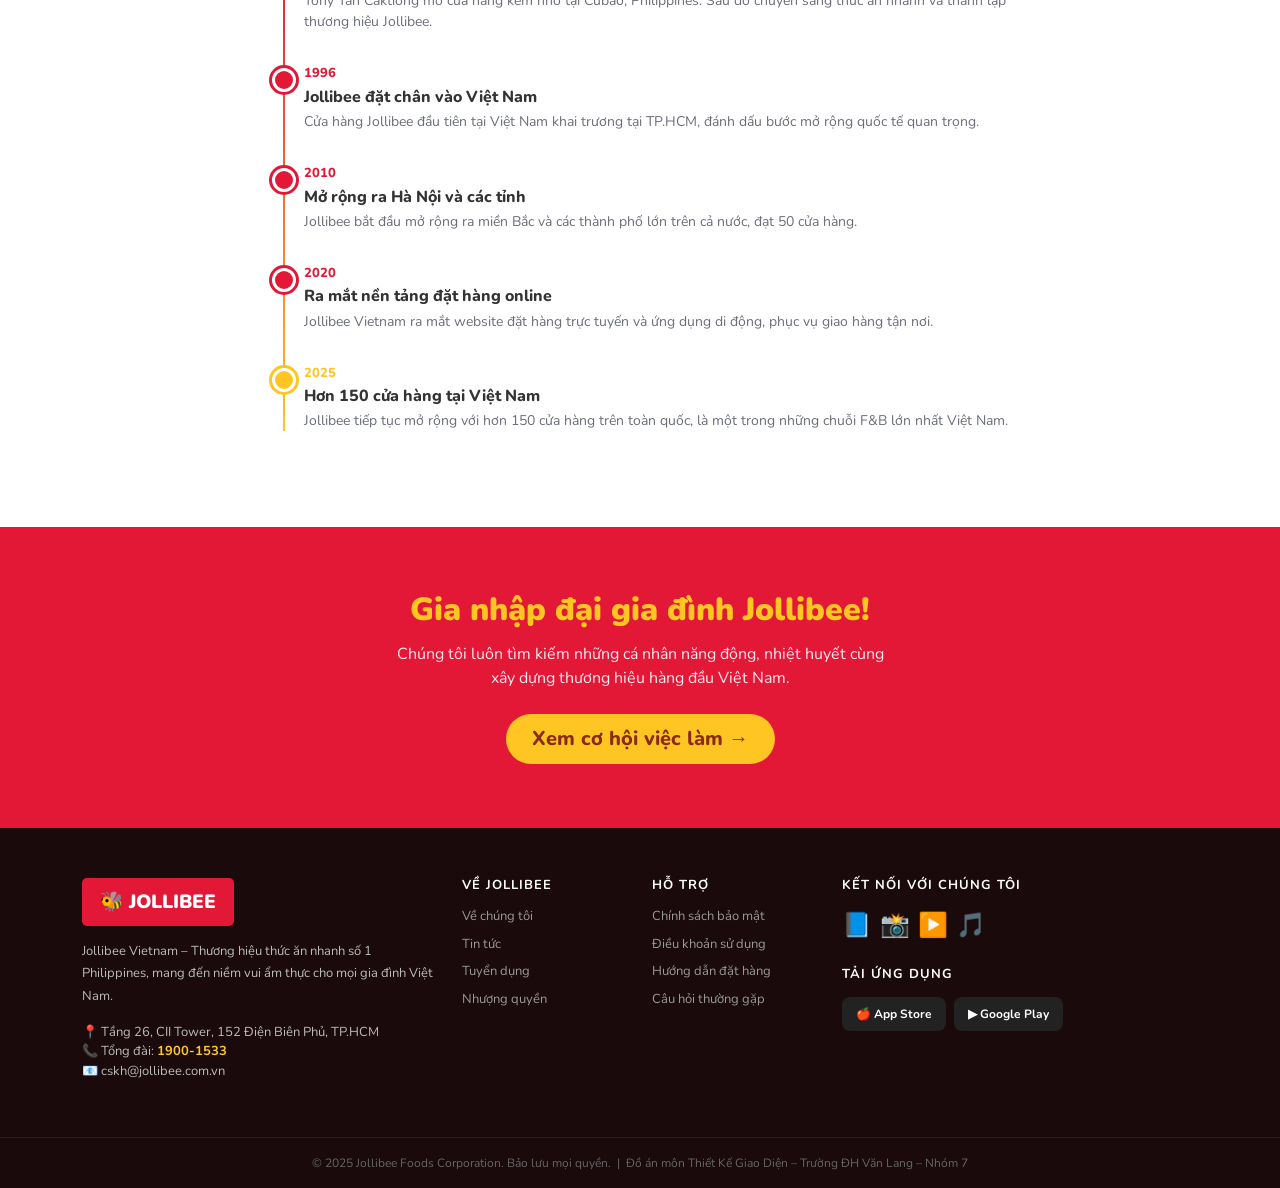
<file: pages/ve-chung-toi.html>
<!DOCTYPE html>
<html lang="vi">
<head>
  <meta charset="UTF-8">
  <meta name="viewport" content="width=device-width, initial-scale=1.0">
  <title>Về Jollibee – Jollibee Vietnam</title>
  <link href="https://fonts.googleapis.com/css2?family=Nunito:wght@400;600;700;800;900&display=swap" rel="stylesheet">
  <link href="https://cdn.jsdelivr.net/npm/bootstrap@5.3.0/dist/css/bootstrap.min.css" rel="stylesheet">
  <link rel="stylesheet" href="../css/style.css">
</head>
<body>
<div id="navbar"></div>

<!-- Hero -->
<div style="background:linear-gradient(135deg,var(--red),#7A000C);padding:60px 0;color:white;text-align:center;position:relative;overflow:hidden;">
  <div style="position:absolute;right:-80px;top:-80px;width:320px;height:320px;border-radius:50%;background:rgba(255,197,43,.15);"></div>
  <div class="container position-relative">
    <p style="color:var(--yellow);font-weight:800;font-size:13px;letter-spacing:2px;text-transform:uppercase;margin-bottom:8px;">THƯƠNG HIỆU HÀNG ĐẦU</p>
    <h1 style="font-size:2.8rem;font-weight:900;margin-bottom:12px;">Về Jollibee Vietnam</h1>
    <p style="opacity:.85;max-width:540px;margin:0 auto;font-size:1rem;line-height:1.7;">
      Hơn 25 năm mang lại niềm vui ẩm thực và những khoảnh khắc hạnh phúc
      cho hàng triệu gia đình Việt Nam.
    </p>
  </div>
</div>

<!-- Breadcrumb -->
<div style="background:white;border-bottom:1px solid var(--border);padding:10px 0;">
  <div class="container">
    <small class="text-muted">
      <a href="../index.html" style="color:var(--red);">Trang chủ</a> › Về Jollibee
    </small>
  </div>
</div>

<!-- Giới thiệu -->
<section class="section">
  <div class="container">
    <div class="row align-items-center g-4">
      <div class="col-lg-6">
        <!-- Ảnh thương hiệu / cửa hàng -->
        <div style="border-radius:20px;overflow:hidden;position:relative;box-shadow:var(--shadow-md);">
          <!-- ẢNH: img/about/store.jpg · 900×700 · ảnh cửa hàng hoặc đội ngũ -->
          <div class="img-slot" style="--ratio:9/7">
            <img src="../img/about/store.jpg" alt="Cửa hàng Jollibee Việt Nam">
            <span class="img-slot__hint"><span class="ph-icon">🏪</span>
              <b>img/about/store.jpg</b><span class="ph-size">900×700</span></span>
          </div>
          <!-- Sticker năm -->
          <div class="brand-year-sticker">
            <div style="font-size:11px;line-height:1.2;">Từ năm</div>
            <div style="font-size:18px;line-height:1.2;">1978</div>
          </div>
        </div>
      </div>
      <div class="col-lg-6">
        <h2 style="font-size:2rem;font-weight:900;color:var(--red);margin-bottom:16px;">
          Câu chuyện của chúng tôi
        </h2>
        <p style="color:var(--gray);line-height:1.8;margin-bottom:14px;">
          Jollibee được thành lập năm 1978 tại Philippines bởi ông Tony Tan Caktiong.
          Từ một cửa hàng kem nhỏ, Jollibee đã phát triển thành chuỗi thức ăn nhanh
          lớn nhất Philippines và mở rộng ra hơn 30 quốc gia trên thế giới.
        </p>
        <p style="color:var(--gray);line-height:1.8;margin-bottom:24px;">
          Tại Việt Nam, Jollibee có mặt từ năm 1996 và nhanh chóng chinh phục
          trái tim người Việt với Chickenjoy giòn rụm, Mì Ý thơm ngon
          và nụ cười thân thiện đặc trưng.
        </p>
        <!-- Stats -->
        <div class="row g-3">
          <div class="col-4 text-center">
            <div style="font-size:2rem;font-weight:900;color:var(--red);">150+</div>
            <div style="font-size:13px;color:var(--gray);">Cửa hàng tại VN</div>
          </div>
          <div class="col-4 text-center">
            <div style="font-size:2rem;font-weight:900;color:var(--red);">1996</div>
            <div style="font-size:13px;color:var(--gray);">Năm vào Việt Nam</div>
          </div>
          <div class="col-4 text-center">
            <div style="font-size:2rem;font-weight:900;color:var(--red);">30+</div>
            <div style="font-size:13px;color:var(--gray);">Quốc gia</div>
          </div>
        </div>
      </div>
    </div>
  </div>
</section>

<!-- Giá trị cốt lõi -->
<section class="section section-gray">
  <div class="container">
    <h2 class="text-center" style="font-weight:900;color:var(--red);margin-bottom:8px;">Giá trị cốt lõi</h2>
    <p class="text-center text-muted mb-4">Những giá trị định hình nên thương hiệu Jollibee</p>
    <div class="row g-4">
      <div class="col-md-3 col-6">
        <div class="contact-card">
          <div class="contact-icon">
            <svg width="28" height="28" viewBox="0 0 24 24" fill="none" stroke="#E31837" stroke-width="2">
              <path d="M20.84 4.61a5.5 5.5 0 0 0-7.78 0L12 5.67l-1.06-1.06a5.5 5.5 0 0 0-7.78 7.78l1.06 1.06L12 21.23l7.78-7.78 1.06-1.06a5.5 5.5 0 0 0 0-7.78z"/>
            </svg>
          </div>
          <h6 style="font-weight:800;">Niềm vui</h6>
          <p style="font-size:13px;color:var(--gray);margin:0;">Mang lại nụ cười và niềm vui cho mọi khách hàng</p>
        </div>
      </div>
      <div class="col-md-3 col-6">
        <div class="contact-card">
          <div class="contact-icon">
            <svg width="28" height="28" viewBox="0 0 24 24" fill="none" stroke="#E31837" stroke-width="2">
              <path d="M17 21v-2a4 4 0 0 0-4-4H5a4 4 0 0 0-4 4v2"/><circle cx="9" cy="7" r="4"/><path d="M23 21v-2a4 4 0 0 0-3-3.87"/><path d="M16 3.13a4 4 0 0 1 0 7.75"/>
            </svg>
          </div>
          <h6 style="font-weight:800;">Gia đình</h6>
          <p style="font-size:13px;color:var(--gray);margin:0;">Nơi gia đình quây quần và tận hưởng bữa ăn ngon</p>
        </div>
      </div>
      <div class="col-md-3 col-6">
        <div class="contact-card">
          <div class="contact-icon">
            <svg width="28" height="28" viewBox="0 0 24 24" fill="none" stroke="#E31837" stroke-width="2">
              <polyline points="22 12 18 12 15 21 9 3 6 12 2 12"/>
            </svg>
          </div>
          <h6 style="font-weight:800;">Chất lượng</h6>
          <p style="font-size:13px;color:var(--gray);margin:0;">Nguyên liệu tươi sạch, quy trình chuẩn quốc tế</p>
        </div>
      </div>
      <div class="col-md-3 col-6">
        <div class="contact-card">
          <div class="contact-icon">
            <svg width="28" height="28" viewBox="0 0 24 24" fill="none" stroke="#E31837" stroke-width="2">
              <path d="M12 22s8-4 8-10V5l-8-3-8 3v7c0 6 8 10 8 10z"/>
            </svg>
          </div>
          <h6 style="font-weight:800;">An toàn</h6>
          <p style="font-size:13px;color:var(--gray);margin:0;">Vệ sinh an toàn thực phẩm đặt lên hàng đầu</p>
        </div>
      </div>
    </div>
  </div>
</section>

<!-- Lịch sử timeline -->
<section class="section">
  <div class="container">
    <div class="row">
      <div class="col-lg-8 mx-auto">
        <h2 style="font-weight:900;color:var(--red);margin-bottom:8px;">Hành trình phát triển</h2>
        <p class="text-muted mb-4">Những cột mốc quan trọng trong lịch sử Jollibee tại Việt Nam</p>
        <div class="timeline">
          <div class="timeline-item">
            <div class="timeline-dot"></div>
            <div class="timeline-content">
              <div class="timeline-year">1978</div>
              <h6>Jollibee ra đời tại Philippines</h6>
              <p>Tony Tan Caktiong mở cửa hàng kem nhỏ tại Cubao, Philippines. Sau đó chuyển sang thức ăn nhanh và thành lập thương hiệu Jollibee.</p>
            </div>
          </div>
          <div class="timeline-item">
            <div class="timeline-dot"></div>
            <div class="timeline-content">
              <div class="timeline-year">1996</div>
              <h6>Jollibee đặt chân vào Việt Nam</h6>
              <p>Cửa hàng Jollibee đầu tiên tại Việt Nam khai trương tại TP.HCM, đánh dấu bước mở rộng quốc tế quan trọng.</p>
            </div>
          </div>
          <div class="timeline-item">
            <div class="timeline-dot"></div>
            <div class="timeline-content">
              <div class="timeline-year">2010</div>
              <h6>Mở rộng ra Hà Nội và các tỉnh</h6>
              <p>Jollibee bắt đầu mở rộng ra miền Bắc và các thành phố lớn trên cả nước, đạt 50 cửa hàng.</p>
            </div>
          </div>
          <div class="timeline-item">
            <div class="timeline-dot"></div>
            <div class="timeline-content">
              <div class="timeline-year">2020</div>
              <h6>Ra mắt nền tảng đặt hàng online</h6>
              <p>Jollibee Vietnam ra mắt website đặt hàng trực tuyến và ứng dụng di động, phục vụ giao hàng tận nơi.</p>
            </div>
          </div>
          <div class="timeline-item">
            <div class="timeline-dot" style="background:var(--yellow);box-shadow:0 0 0 3px var(--yellow);"></div>
            <div class="timeline-content">
              <div class="timeline-year" style="color:var(--yellow);">2025</div>
              <h6>Hơn 150 cửa hàng tại Việt Nam</h6>
              <p>Jollibee tiếp tục mở rộng với hơn 150 cửa hàng trên toàn quốc, là một trong những chuỗi F&B lớn nhất Việt Nam.</p>
            </div>
          </div>
        </div>
      </div>
    </div>
  </div>
</section>

<!-- CTA tuyển dụng -->
<section class="section section-red">
  <div class="container text-center">
    <h2 style="font-size:2rem;font-weight:900;color:var(--yellow);">Gia nhập đại gia đình Jollibee!</h2>
    <p style="opacity:.9;max-width:500px;margin:12px auto 24px;">
      Chúng tôi luôn tìm kiếm những cá nhân năng động, nhiệt huyết cùng xây dựng
      thương hiệu hàng đầu Việt Nam.
    </p>
    <a href="lienhe.html" class="btn btn-yellow btn-lg">
      Xem cơ hội việc làm →
    </a>
  </div>
</section>

<div id="footer"></div>
<script src="https://cdn.jsdelivr.net/npm/bootstrap@5.3.0/dist/js/bootstrap.bundle.min.js"></script>
<script src="../js/components.js"></script>
<script src="../js/main.js"></script>
<script>
// Sửa link nav về root
document.addEventListener('DOMContentLoaded', () => {
  document.querySelectorAll('#navbar a').forEach(a => {
    const href = a.getAttribute('href');
    if (href && !href.startsWith('http') && !href.startsWith('#') && !href.startsWith('tel') && !href.startsWith('mailto')) {
      if (!href.startsWith('../')) a.setAttribute('href', '../' + href);
    }
  });
});
</script>
</body>
</html>
</file>
<file: css/style.css>
/* ============================================================
   JOLLIBEE VIETNAM – Prototype Website
   Môn: Thiết Kế Giao Diện Người Dùng – Trường ĐH Văn Lang
   Nhóm 7 – HK253
   ============================================================ */

/* ── 1. DESIGN TOKENS ─────────────────────────────────────
   Giá trị lấy theo DESIGN.md (trích xuất từ jollibee.com.vn thật)
   ───────────────────────────────────────────────────────── */
:root {
  /* Màu thương hiệu */
  --red:        #E31837;   /* Đỏ chủ đạo – nav, footer, CTA, giá */
  --red-dark:   #D11633;   /* Đỏ đậm – hover */
  --red-light:  #FDECEE;   /* Đỏ rất nhạt – nền nhấn */
  --yellow:     #FFC522;   /* Vàng – nút nổi, header bước chọn món */
  --yellow-dark:#E5AC10;   /* Vàng đậm – hover */
  --orange:     #ED7D22;   /* Cam – điểm nhấn phụ */

  /* Nền */
  --cream:      #F7F3EA;   /* Nền section ấm (thay xám lạnh) */
  --gray-light: #F2F2F2;
  --border:     #E8E4DC;
  --white:      #FFFFFF;

  /* Chữ – không dùng #000 */
  --text:       #333333;
  --text-muted: #6B6E79;
  /* Giữ tên cũ để CSS/HTML hiện có không vỡ */
  --dark:       #333333;
  --gray:       #6B6E79;

  /* Footer */
  --footer-bg:  #1A0A0C;

  /* Chữ */
  --font-display: 'Nunito', system-ui, sans-serif;
  --font-body:    'Nunito', 'Segoe UI', sans-serif;

  /* Bo góc – 3 mức */
  --radius-sm:   5px;      /* input, nhãn */
  --radius:      14px;     /* thẻ, modal */
  --radius-pill: 999px;    /* nút CTA chính */

  /* Đổ bóng */
  --shadow-sm:  0 2px 8px rgba(0,0,0,.06);
  --shadow-md:  0 6px 24px rgba(0,0,0,.10);
  --shadow-lg:  0 16px 48px rgba(0,0,0,.16);

  /* Khoảng cách – thang 4px */
  --sp-1: 4px;   --sp-2: 8px;   --sp-3: 12px;
  --sp-4: 16px;  --sp-6: 24px;  --sp-8: 32px;
  --sp-12: 48px; --sp-16: 64px;
  --section-py: 64px;

  /* Chuyển động */
  --t-fast: 150ms;
  --t-base: 250ms;
  --t-slow: 400ms;
  --ease: cubic-bezier(.4, 0, .2, 1);
}

/* ── 2. RESET & BASE ──────────────────────────────────────── */
* { box-sizing: border-box; }

body {
  font-family: var(--font-body);
  color: var(--text);
  background: #fff;
  margin: 0;
  padding: 0;
}

a { text-decoration: none; color: inherit; }
a:hover { color: var(--red); }
img { max-width: 100%; }

/* Tôn trọng người dùng bị say chuyển động */
@media (prefers-reduced-motion: reduce) {
  *, *::before, *::after {
    animation-duration: .01ms !important;
    animation-iteration-count: 1 !important;
    transition-duration: .01ms !important;
    scroll-behavior: auto !important;
  }
}

/* ── 2b. KHUNG ẢNH (.img-slot) ────────────────────────────
   Cách dùng: đặt <img> thật vào trong .img-slot.
   • Khi CHƯA có file ảnh → hiện khung gợi ý tên file + kích thước
   • Khi ĐÃ bỏ file vào đúng đường dẫn → ảnh tự hiện, khung gợi ý biến mất
   Nhóm chỉ cần copy ảnh vào thư mục img/, KHÔNG phải sửa code.
   ───────────────────────────────────────────────────────── */
.img-slot {
  display: block;            /* dùng được cả khi thẻ là <span> */
  position: relative;
  aspect-ratio: var(--ratio, 1 / 1);
  background: var(--cream);
  overflow: hidden;
}
.img-slot > img {
  width: 100%; height: 100%;
  object-fit: cover;
  display: block;
  transition: transform var(--t-slow) var(--ease);
}
/* Trạng thái thiếu ảnh: ẩn thẻ img vỡ, hiện khung gợi ý */
.img-slot.is-empty > img { display: none; }
.img-slot__hint { display: none; }
.img-slot.is-empty > .img-slot__hint {
  display: flex;
  flex-direction: column;
  align-items: center;
  justify-content: center;
  gap: 6px;
  position: absolute;
  inset: 8px;
  border: 2px dashed #C9BFA8;
  border-radius: var(--radius-sm);
  background: repeating-linear-gradient(
    45deg, transparent, transparent 10px,
    rgba(201,191,168,.13) 10px, rgba(201,191,168,.13) 20px);
  color: #8A7F6A;
  text-align: center;
  padding: 10px;
  font-size: 11px;
  line-height: 1.45;
  font-weight: 600;
}
.img-slot__hint b {
  display: block;
  font-size: 11.5px;
  color: #6E6450;
  word-break: break-all;
  font-weight: 800;
}
.img-slot__hint .ph-icon { font-size: 1.6rem; opacity: .5; }
.img-slot__hint .ph-size {
  font-weight: 700;
  background: rgba(255,255,255,.75);
  border-radius: 20px;
  padding: 1px 8px;
}
/* Khung vừa (vòng tròn danh mục ~86px): giữ tên file, bỏ kích thước */
.img-slot--sm .img-slot__hint { padding: 4px; gap: 3px; inset: 5px; }
.img-slot--sm .img-slot__hint .ph-icon { font-size: 1.25rem; }
.img-slot--sm .img-slot__hint b { font-size: 8.5px; line-height: 1.2; }
.img-slot--sm .img-slot__hint .ph-size { display: none; }

/* Khung nhỏ (option trong modal ~48px): chỉ còn icon cho đỡ rối */
.img-slot--xs .img-slot__hint { padding: 2px; font-size: 0; gap: 0; inset: 3px; }
.img-slot--xs .img-slot__hint .ph-icon { font-size: 1.1rem; }
.img-slot--xs .img-slot__hint b,
.img-slot--xs .img-slot__hint .ph-size { display: none; }

/* ── 3. TOPBAR (thông báo hotline trên cùng) ─────────────── */
.topbar {
  background: var(--red);
  color: white;
  font-size: 13px;
  padding: 6px 0;
  text-align: center;
}
.topbar a { color: var(--yellow); font-weight: 700; }

/* ── 4. NAVBAR ───────────────────────────────────────────── */
.navbar-jollibee {
  background: #fff;
  border-bottom: 3px solid var(--red);
  box-shadow: var(--shadow-sm);
  padding: 0;
}

/* Logo nền đỏ */
.navbar-brand {
  background: var(--red);
  color: white !important;
  font-size: 1.3rem;
  font-weight: 900;
  padding: 14px 20px !important;
  letter-spacing: 1px;
  border-radius: 0;
}
.navbar-brand:hover { background: var(--red-dark); }

/* Nav links */
.navbar-nav .nav-link {
  font-size: 14px;
  font-weight: 600;
  color: var(--dark) !important;
  padding: 20px 14px !important;
  position: relative;
  transition: color .2s;
}
.navbar-nav .nav-link:hover,
.navbar-nav .nav-link.active {
  color: var(--red) !important;
}
/* Underline active */
.navbar-nav .nav-link.active::after {
  content: '';
  position: absolute;
  bottom: 0; left: 14px; right: 14px;
  height: 3px;
  background: var(--red);
  border-radius: 2px 2px 0 0;
}

/* Nút "Đặt hàng ngay" trong nav */
.btn-nav-order {
  background: var(--red);
  color: white !important;
  border-radius: var(--radius-sm);
  padding: 8px 18px !important;
  font-weight: 700;
  font-size: 14px;
  margin: 10px 0 10px 8px;
  transition: background .2s, transform .15s;
}
.btn-nav-order:hover {
  background: var(--red-dark);
  transform: translateY(-1px);
  color: white !important;
}

/* ── 5. BUTTONS ──────────────────────────────────────────
   Nút CTA chính dùng bo góc viên thuốc (đặc trưng ngành F&B)
   ───────────────────────────────────────────────────────── */
.btn-red {
  background: var(--red);
  color: white;
  border: none;
  border-radius: var(--radius-pill);
  font-weight: 700;
  padding: 10px 26px;
  transition: background var(--t-base) var(--ease),
              transform var(--t-fast) var(--ease),
              box-shadow var(--t-fast) var(--ease);
}
.btn-red:hover {
  background: var(--red-dark);
  color: white;
  transform: translateY(-2px);
  box-shadow: 0 6px 18px rgba(227,24,55,.32);
}

.btn-yellow {
  background: var(--yellow);
  color: #8A2B12;
  border: none;
  border-radius: var(--radius-pill);
  font-weight: 800;
  padding: 10px 26px;
  transition: background var(--t-base) var(--ease),
              transform var(--t-fast) var(--ease),
              box-shadow var(--t-fast) var(--ease);
}
.btn-yellow:hover {
  background: var(--yellow-dark);
  color: #8A2B12;
  transform: translateY(-2px);
  box-shadow: 0 6px 18px rgba(255,197,34,.45);
}

.btn-outline-red {
  border: 2px solid var(--red);
  color: var(--red);
  background: transparent;
  border-radius: var(--radius-pill);
  font-weight: 700;
  letter-spacing: .4px;
  padding: 8px 22px;
  transition: background var(--t-base) var(--ease),
              color var(--t-base) var(--ease);
}
.btn-outline-red:hover {
  background: var(--red);
  color: white;
}

/* ── 5b. NÚT CHUYỂN GIAO HÀNG / ĐẾN LẤY ──────────────────
   Mẫu lấy từ jollibee.com.vn: cặp nút, active đỏ đặc
   ───────────────────────────────────────────────────────── */
.mode-switch {
  display: inline-flex;
  gap: 8px;
  background: rgba(0,0,0,.05);
  padding: 5px;
  border-radius: var(--radius-pill);
}
.mode-btn {
  border: none;
  background: transparent;
  color: var(--text-muted);
  font-weight: 800;
  font-size: 13px;
  letter-spacing: .5px;
  text-transform: uppercase;
  padding: 9px 22px;
  border-radius: var(--radius-pill);
  cursor: pointer;
  transition: background var(--t-base) var(--ease),
              color var(--t-base) var(--ease);
}
.mode-btn:hover { color: var(--red); }
.mode-btn.active {
  background: var(--red);
  color: #fff;
  box-shadow: 0 3px 10px rgba(227,24,55,.3);
}

/* Dải chọn hình thức nhận hàng dưới hero */
.order-bar {
  background: var(--cream);
  border-bottom: 1px solid var(--border);
  padding: 24px 0 20px;
}
.order-bar__note {
  text-align: center;
  font-size: 12.5px;
  color: var(--text-muted);
  margin: 10px 0 0;
}

/* Ô nhập địa chỉ giao hàng (bo tròn hoàn toàn) */
.address-bar { max-width: 620px; margin: 0 auto; }
.address-bar .form-control {
  border-radius: var(--radius-pill) 0 0 var(--radius-pill);
  border: 1px solid var(--border);
  border-right: none;
  padding: 14px 24px;
  font-size: 15px;
}
.address-bar .form-control:focus { box-shadow: none; border-color: var(--red); }
.address-bar .btn {
  border-radius: 0 var(--radius-pill) var(--radius-pill) 0;
  padding: 0 24px;
}

/* ── 5c. NÚT GIỎ HÀNG NỔI (dính góc dưới phải) ───────────
   Mẫu lấy từ jollibee.com.vn – luôn thấy tổng tiền
   ───────────────────────────────────────────────────────── */
.cart-fab {
  position: fixed;
  right: 20px; bottom: 20px;
  z-index: 1035;
  display: none;                /* JS bật khi giỏ có món */
  align-items: center;
  gap: 10px;
  background: var(--yellow);
  color: #8A2B12;
  font-weight: 900;
  font-size: 15px;
  padding: 13px 22px;
  border: none;
  border-radius: var(--radius-pill);
  box-shadow: var(--shadow-lg);
  cursor: pointer;
  transition: transform var(--t-base) var(--ease),
              background var(--t-base) var(--ease);
}
.cart-fab:hover {
  background: var(--yellow-dark);
  color: #8A2B12;
  transform: translateY(-3px);
}
.cart-fab.is-visible { display: inline-flex; }
.cart-fab__icon { font-size: 1.15rem; line-height: 1; }
.cart-fab__count {
  background: var(--red);
  color: #fff;
  font-size: 11px;
  font-weight: 900;
  min-width: 20px; height: 20px;
  padding: 0 5px;
  border-radius: var(--radius-pill);
  display: inline-flex; align-items: center; justify-content: center;
}
/* Nhấn nhẹ khi có món mới được thêm */
@keyframes cartBump {
  0%,100% { transform: scale(1); }
  35%     { transform: scale(1.12); }
}
.cart-fab.bump { animation: cartBump var(--t-slow) var(--ease); }

/* ── 6. HERO BANNER (Trang chủ) ─────────────────────────── */
.hero {
  background: linear-gradient(135deg, var(--red) 0%, #8B0000 100%);
  color: white;
  padding: 60px 0;
  position: relative;
  overflow: hidden;
}
.hero::before {
  /* Vòng trang trí nền */
  content: '';
  position: absolute;
  right: -100px; top: -100px;
  width: 500px; height: 500px;
  border-radius: 50%;
  background: rgba(255,197,43,.15);
}
.hero h1 {
  font-size: 2.8rem;
  font-weight: 900;
  line-height: 1.2;
  text-shadow: 0 2px 4px rgba(0,0,0,.2);
}
.hero .subtitle {
  font-size: 1.1rem;
  opacity: .9;
  margin: 12px 0 28px;
}
.hero-img-placeholder {
  background: rgba(255,255,255,.12);
  border-radius: 20px;
  height: 300px;
  overflow: hidden;
  display: flex;
  align-items: center;
  justify-content: center;
  font-size: 6rem;
}
.hero-img-placeholder .img-slot {
  width: 100%; height: 100%;
  aspect-ratio: auto;
  background: transparent;
}
.hero-img-placeholder .img-slot > img { object-fit: contain; }
/* Khung gợi ý ảnh trên nền đỏ thì đổi sang tông sáng cho đọc được */
.hero-img-placeholder .img-slot.is-empty > .img-slot__hint {
  border-color: rgba(255,255,255,.5);
  color: #fff;
  background: rgba(255,255,255,.08);
}
.hero-img-placeholder .img-slot__hint b { color: #fff; }
.hero-img-placeholder .img-slot__hint .ph-size {
  background: rgba(0,0,0,.22); color: #fff;
}

/* Carousel indicators – tuỳ biến .carousel-indicators của Bootstrap */
.hero-dots.carousel-indicators {
  position: absolute;
  bottom: -6px;
  margin: 0 0 12px;
  justify-content: center;
}
.hero-dots.carousel-indicators [data-bs-target] {
  width: 10px; height: 10px;
  border-radius: 50%;
  background: rgba(255,255,255,.4);
  border: none;
  margin: 0 4px;
  opacity: 1;
  transition: width .25s, background .25s, border-radius .25s;
}
.hero-dots.carousel-indicators .active {
  background: var(--yellow);
  width: 28px;
  border-radius: 5px;
}

/* Nút prev/next chỉ hiện từ tablet trở lên cho đỡ che nội dung */
.hero .carousel-control-prev,
.hero .carousel-control-next { width: 6%; opacity: .5; }
.hero .carousel-control-prev:hover,
.hero .carousel-control-next:hover { opacity: .9; }
@media (max-width: 767.98px) {
  .hero .carousel-control-prev,
  .hero .carousel-control-next { display: none; }
}

/* Nhãn nhỏ phía trên tiêu đề hero */
.hero-eyebrow {
  color: var(--yellow);
  font-weight: 800;
  font-size: 14px;
  letter-spacing: 2px;
  text-transform: uppercase;
}

/* ── 7. DANH MỤC ICON ────────────────────────────────────── */
.section-title {
  font-size: 1.4rem;
  font-weight: 800;
  color: var(--dark);
  position: relative;
  padding-bottom: 10px;
  margin-bottom: 24px;
}
.section-title::after {
  content: '';
  position: absolute;
  bottom: 0; left: 0;
  width: 50px; height: 3px;
  background: var(--red);
  border-radius: 2px;
}

/* Thẻ danh mục – dùng ẢNH món thật thay vì emoji (mẫu jollibee.com.vn) */
.cat-card {
  text-align: center;
  cursor: pointer;
  transition: transform var(--t-base) var(--ease);
}
.cat-card:hover { transform: translateY(-4px); }
.cat-icon {
  width: 86px; height: 86px;
  border-radius: 50%;
  overflow: hidden;
  background: var(--cream);
  display: flex; align-items: center; justify-content: center;
  font-size: 2rem;
  margin: 0 auto 10px;
  border: 3px solid transparent;
  transition: border-color var(--t-base) var(--ease),
              box-shadow var(--t-base) var(--ease);
}
.cat-icon .img-slot { width: 100%; height: 100%; aspect-ratio: auto; }
.cat-card:hover .cat-icon,
.cat-card.active .cat-icon {
  border-color: var(--yellow);
  box-shadow: 0 6px 18px rgba(227,24,55,.22);
}
.cat-label {
  font-size: 12.5px;
  font-weight: 800;
  text-transform: uppercase;
  letter-spacing: .3px;
  color: var(--text);
}
.cat-card.active .cat-label { color: var(--red); }

/* Thanh danh mục DÍNH ở trang thực đơn (mẫu jollibee.com.vn) */
.cat-rail {
  position: sticky;
  top: 0;
  z-index: 1020;
  background: var(--red-light);
  border-bottom: 1px solid var(--border);
  padding: 12px 0;
  transition: padding var(--t-base) var(--ease);
}
.cat-rail__inner {
  display: flex;
  gap: 6px;
  overflow-x: auto;
  scrollbar-width: none;
  padding-bottom: 2px;
}
.cat-rail__inner::-webkit-scrollbar { display: none; }
.cat-rail .cat-btn {
  flex: 1 0 auto;
  min-width: 92px;
  background: none;
  border: none;
  padding: 4px 8px;
  cursor: pointer;
  text-align: center;
}
.cat-rail .cat-thumb {
  display: block;
  width: 58px; height: 58px;
  margin: 0 auto 6px;
  border-radius: 50%;
  overflow: hidden;
  background: #fff;
  border: 2px solid transparent;
  transition: border-color var(--t-base) var(--ease),
              transform var(--t-base) var(--ease);
}
.cat-rail .cat-thumb .img-slot { width: 100%; height: 100%; aspect-ratio: auto; }
.cat-rail .cat-btn:hover .cat-thumb { transform: translateY(-2px); }
.cat-rail .cat-btn.active .cat-thumb { border-color: var(--red); }
.cat-rail .cat-name {
  font-size: 11.5px;
  font-weight: 800;
  text-transform: uppercase;
  letter-spacing: .2px;
  color: var(--text);
  line-height: 1.25;
  display: block;
}
.cat-rail .cat-btn.active .cat-name { color: var(--red); }

/* ── 8. PRODUCT CARDS ────────────────────────────────────── */
/* Thẻ sản phẩm – bỏ viền, chỉ dùng bóng nhẹ để ảnh món nổi lên
   (DESIGN.md: đừng dùng đồng thời viền + bóng + nền màu) */
.product-card {
  border: none;
  border-radius: var(--radius);
  background: white;
  overflow: hidden;
  box-shadow: var(--shadow-sm);
  transition: transform var(--t-base) var(--ease),
              box-shadow var(--t-base) var(--ease);
  height: 100%;
  /* Cột dọc để phần thân card giãn đều, giá + nút luôn nằm dưới cùng */
  display: flex;
  flex-direction: column;
}
.product-card:hover {
  transform: translateY(-5px);
  box-shadow: var(--shadow-md);
}

/* Ảnh món ăn – nền trắng/kem, KHÔNG dùng gradient đỏ */
.product-img {
  height: 180px;
  flex-shrink: 0;
  background: var(--cream);
  display: flex;
  align-items: center;
  justify-content: center;
  font-size: 4.5rem;
  position: relative;
  overflow: hidden;
}
.product-img .img-slot { width: 100%; height: 100%; aspect-ratio: auto; }
.product-card:hover .product-img .img-slot > img { transform: scale(1.05); }

/* Badge "Bán chạy", "Mới" – Bootstrap .badge + màu brand
   (vị trí đặt bằng utility: position-absolute top-0 start-0 m-2) */
.badge-hot {
  background: var(--yellow);
  color: var(--red);
  font-size: 11px;
  font-weight: 800;
  padding: 4px 10px;
}
.badge-new {
  background: #28a745;
  color: white;
  font-size: 11px;
  font-weight: 800;
  padding: 4px 10px;
}

.product-body { padding: 14px 16px 16px; }
.product-name {
  font-size: 14.5px;
  font-weight: 800;
  text-transform: uppercase;
  letter-spacing: .2px;
  line-height: 1.35;
  color: var(--text);
  margin-bottom: 4px;
  display: -webkit-box;
  -webkit-line-clamp: 2;
  -webkit-box-orient: vertical;
  overflow: hidden;
}
.product-desc {
  font-size: 12px;
  color: var(--gray);
  margin-bottom: 10px;
  display: -webkit-box;
  -webkit-line-clamp: 2;
  -webkit-box-orient: vertical;
  overflow: hidden;
}
.product-price {
  font-size: 18px;
  font-weight: 800;
  color: var(--red);
}
.product-price-old {
  font-size: 12px;
  color: var(--gray);
  text-decoration: line-through;
  margin-left: 6px;
}
.btn-add-cart {
  background: var(--red);
  color: white;
  border: none;
  border-radius: var(--radius-pill);
  font-size: 13px;
  font-weight: 800;
  padding: 9px 14px;
  transition: background var(--t-base) var(--ease),
              transform var(--t-fast) var(--ease);
  width: 100%;
  margin-top: 10px;
}
.btn-add-cart:hover {
  background: var(--red-dark);
  color: #fff;
  transform: translateY(-1px);
}

/* ── 9. KHUYẾN MÃI CARDS ─────────────────────────────────── */
.promo-card {
  border-radius: var(--radius);
  overflow: hidden;
  box-shadow: var(--shadow-sm);
  transition: transform .2s, box-shadow .2s;
  background: white;
  height: 100%;
}
.promo-card:hover {
  transform: translateY(-4px);
  box-shadow: var(--shadow-md);
}
.promo-img {
  background: var(--cream);
  display: block;
  font-size: 4rem;
  position: relative;
  overflow: hidden;
}
.promo-img .img-slot { width: 100%; }
.promo-card:hover .promo-img .img-slot > img { transform: scale(1.04); }
.promo-cat-badge {
  background: var(--red);
  color: white;
  font-size: 11px;
  font-weight: 700;
  padding: 4px 12px;
}
.promo-body { padding: 16px; }
.promo-title {
  font-size: 15px;
  font-weight: 800;
  color: var(--dark);
  margin-bottom: 8px;
  display: -webkit-box;
  -webkit-line-clamp: 2;
  -webkit-box-orient: vertical;
  overflow: hidden;
}
.promo-date { font-size: 12px; color: var(--gray); margin-bottom: 12px; }

/* ── 10. GIỎ HÀNG ────────────────────────────────────────── */
.cart-item {
  background: white;
  border: 1px solid var(--border);
  border-radius: var(--radius-sm);
  padding: 14px;
  margin-bottom: 12px;
  display: flex;
  align-items: center;
  gap: 14px;
}
.cart-item-img {
  width: 72px; height: 72px;
  border-radius: 10px;
  overflow: hidden;
  background: var(--cream);
  display: flex;
  align-items: center;
  justify-content: center;
  font-size: 2.2rem;
  flex-shrink: 0;
}
.cart-item-img .img-slot { width: 100%; height: 100%; aspect-ratio: auto; }
.cart-item-name { font-size: 14px; font-weight: 700; }
.cart-item-price { color: var(--red); font-weight: 800; font-size: 16px; }

/* Quantity control */
.qty-control {
  display: flex;
  align-items: center;
  gap: 8px;
}
/* Vùng bấm ≥ 40px cho cảm ứng (WCAG 2.5.5 khuyến nghị 44px) */
.qty-btn {
  width: 40px; height: 40px;
  border-radius: 50%;
  border: 2px solid var(--border);
  background: white;
  font-size: 18px;
  font-weight: 700;
  display: flex; align-items: center; justify-content: center;
  cursor: pointer;
  flex-shrink: 0;
  transition: border-color var(--t-base) var(--ease),
              color var(--t-base) var(--ease);
}
.qty-btn:hover { border-color: var(--red); color: var(--red); }
.qty-num { font-size: 16px; font-weight: 700; min-width: 24px; text-align: center; }

/* Order summary box */
.order-summary {
  background: white;
  border: 1px solid var(--border);
  border-radius: var(--radius);
  padding: 24px;
  position: sticky;
  top: 20px;
}
.summary-row {
  display: flex;
  justify-content: space-between;
  font-size: 14px;
  padding: 8px 0;
  border-bottom: 1px solid var(--border);
}
.summary-row:last-of-type { border-bottom: none; }
.summary-total {
  font-size: 20px;
  font-weight: 800;
  color: var(--red);
}

/* ── 11. CHECKOUT STEPS ──────────────────────────────────── */
.steps-bar {
  display: flex;
  align-items: center;
  justify-content: center;
  padding: 20px 0;
  background: white;
  border-bottom: 1px solid var(--border);
  margin-bottom: 30px;
}
.step-item {
  display: flex;
  flex-direction: column;
  align-items: center;
  position: relative;
}
.step-circle {
  width: 40px; height: 40px;
  border-radius: 50%;
  background: var(--border);
  color: var(--gray);
  font-weight: 700;
  display: flex; align-items: center; justify-content: center;
  font-size: 15px;
}
.step-item.active .step-circle { background: var(--red); color: white; }
.step-item.done .step-circle   { background: #28a745; color: white; }
.step-label { font-size: 12px; font-weight: 600; margin-top: 6px; color: var(--gray); }
.step-item.active .step-label  { color: var(--red); }
.step-item.done .step-label    { color: #28a745; }
.step-line {
  height: 3px; width: 80px;
  background: var(--border);
  margin: 0 6px;
  margin-bottom: 18px;
}
.step-line.done { background: #28a745; }

/* ── 12. FORM ────────────────────────────────────────────── */
.form-label { font-size: 13px; font-weight: 700; color: var(--dark); }
.form-control:focus {
  border-color: var(--red);
  box-shadow: 0 0 0 3px rgba(207,16,32,.15);
}
.form-select:focus {
  border-color: var(--red);
  box-shadow: 0 0 0 3px rgba(207,16,32,.15);
}

/* Payment option cards */
.payment-option {
  border: 2px solid var(--border);
  border-radius: var(--radius-sm);
  padding: 14px 16px;
  margin-bottom: 10px;
  cursor: pointer;
  transition: all .2s;
  display: flex;
  align-items: center;
  gap: 12px;
}
.payment-option:hover { border-color: var(--red); background: var(--red-light); }
.payment-option.selected { border-color: var(--red); background: var(--red-light); }
.payment-option input[type="radio"] { accent-color: var(--red); }

/* ── 13. FOOTER ──────────────────────────────────────────── */
.footer {
  background: var(--footer-bg);
  color: #bbb;
  padding: 50px 0 0;
}
.footer-logo {
  background: var(--red);
  color: white;
  font-size: 1.2rem;
  font-weight: 900;
  padding: 10px 18px;
  border-radius: var(--radius-sm);
  display: inline-block;
  margin-bottom: 14px;
}
.footer h6 {
  color: white;
  font-weight: 700;
  font-size: 13px;
  text-transform: uppercase;
  letter-spacing: 1px;
  margin-bottom: 14px;
}
.footer a {
  color: #999;
  font-size: 13px;
  display: block;
  margin-bottom: 8px;
  transition: color .2s;
}
.footer a:hover { color: var(--yellow); }
.footer-bottom {
  border-top: 1px solid rgba(255,255,255,.08);
  margin-top: 40px;
  padding: 16px 0;
  font-size: 12px;
  text-align: center;
  color: #666;
}

/* ── 14. TOAST NOTIFICATION (tuỳ biến Bootstrap Toast) ───── */
.toast-container { z-index: 9999; }
.toast-jollibee {
  background: var(--dark);
  color: white;
  border-radius: var(--radius-sm);
  font-size: 14px;
  font-weight: 600;
  box-shadow: var(--shadow-md);
}
.toast-jollibee .toast-body { padding: 12px 16px 12px 20px; }

/* ── 15. CART BADGE (số lượng giỏ hàng) ─────────────────── */
.cart-badge {
  position: relative;
  display: inline-block;
}
.cart-count {
  position: absolute;
  top: -8px; right: -8px;
  background: var(--yellow);
  color: var(--red);
  font-size: 10px;
  font-weight: 900;
  width: 18px; height: 18px;
  border-radius: 50%;
  display: flex; align-items: center; justify-content: center;
}

/* ── 16. SECTIONS ────────────────────────────────────────── */
.section { padding: var(--section-py) 0; }
.section-gray { background: var(--cream); }   /* kem ấm thay xám lạnh */
.section-red  { background: var(--red); color: white; }

/* Dải section có hoạ tiết thương hiệu in chìm (mẫu jollibee.com.vn)
   Hoạ tiết phải RẤT chìm – chỉ để tạo chất liệu, không được
   cạnh tranh với nội dung. Dùng ::before + opacity thấp để
   chữ và thẻ bên trên luôn đọc rõ. */
.section-pattern {
  position: relative;
  background-color: var(--cream);
  isolation: isolate;
}
.section-pattern::before {
  content: '';
  position: absolute;
  inset: 0;
  z-index: -1;
  opacity: .35;
  background-image: url("data:image/svg+xml,%3Csvg xmlns='http://www.w3.org/2000/svg' width='140' height='140' viewBox='0 0 140 140'%3E%3Cg fill='none' stroke='%23D9CDB4' stroke-width='1.2' stroke-linecap='round' stroke-linejoin='round'%3E%3Cpath d='M20 30c0-7 5-12 12-12s12 5 12 12'/%3E%3Cpath d='M17 30h30l-3 16H20z'/%3E%3Ccircle cx='100' cy='28' r='11'/%3E%3Cpath d='M94 28h12M100 22v12'/%3E%3Cpath d='M28 88l6 26h16l6-26z'/%3E%3Cpath d='M26 88h36'/%3E%3Cpath d='M96 84c8 0 14 6 14 13v17H82V97c0-7 6-13 14-13z'/%3E%3Cpath d='M86 104h20'/%3E%3C/g%3E%3C/svg%3E");
  background-size: 280px 280px;
}

/* Dải ảnh tràn viền (full-bleed) – phá nhịp container đơn điệu */
.showcase-panel {
  background: var(--red);
  color: #fff;
  display: flex;
  flex-direction: column;
  align-items: center;
  justify-content: center;
  text-align: center;
  padding: 48px 28px;
  min-height: 100%;
}
.showcase-panel h2 {
  font-size: 2rem;
  font-weight: 900;
  line-height: 1.15;
  margin: 0 0 10px;
}
.showcase-panel p {
  font-size: 14px;
  opacity: .9;
  margin: 0 0 20px;
  max-width: 260px;
}
.showcase-tile { position: relative; display: block; overflow: hidden; }
.showcase-tile .img-slot { --ratio: 3 / 4; }
.showcase-tile:hover .img-slot > img { transform: scale(1.05); }
.showcase-tile__label {
  position: absolute;
  left: 12px; right: 12px; bottom: 12px;
  background: var(--red);
  color: #fff;
  font-weight: 900;
  font-size: 15px;
  text-align: center;
  padding: 10px 12px;
  border-radius: var(--radius);
  box-shadow: var(--shadow-md);
  transition: background var(--t-base) var(--ease);
}
.showcase-tile:hover .showcase-tile__label { background: var(--red-dark); }

/* Tiêu đề section kiểu KFC: chữ hoa + đường kẻ kéo dài sang phải */
.section-heading {
  display: flex;
  align-items: center;
  gap: 18px;
  margin-bottom: 28px;
}
/* h2 giãn hết chỗ trống và tự kéo đường kẻ → nút bị đẩy sang phải */
.section-heading h2 {
  flex: 1;
  display: flex;
  align-items: center;
  gap: 18px;
  font-size: 1.5rem;
  font-weight: 900;
  letter-spacing: .5px;
  text-transform: uppercase;
  margin: 0;
  white-space: nowrap;
}
.section-heading h2::after {
  content: '';
  flex: 1;
  height: 2px;
  background: var(--border);
  border-radius: 2px;
}
@media (max-width: 575.98px) {
  .section-heading { flex-wrap: wrap; gap: 12px; }
  .section-heading h2 { font-size: 1.15rem; white-space: normal; }
}

/* ── 17. RESPONSIVE ──────────────────────────────────────── */

/* Tablet (≤ 991.98px – breakpoint lg của Bootstrap) */
@media (max-width: 991.98px) {
  .hero h1 { font-size: 2.2rem; }
  .order-summary { position: static; }   /* bỏ sticky khi cột dồn xuống dưới */
}

/* Mobile (≤ 767.98px – breakpoint md của Bootstrap) */
@media (max-width: 767.98px) {
  .hero { padding: 40px 0; }
  .hero h1 { font-size: 1.8rem; }
  .hero .subtitle { font-size: 1rem; }
  .hero-img-placeholder { height: 180px; font-size: 4rem; }
  .section { padding: 36px 0; }
  .section-title { font-size: 1.2rem; }

  /* Stepper: thu nhỏ để 4 bước vừa màn hình hẹp */
  .steps-bar { padding: 16px 0; }
  .step-line   { width: 32px; margin: 0 4px 18px; }
  .step-circle { width: 34px; height: 34px; font-size: 13px; }
  .step-label  { font-size: 10px; }

  /* Giỏ hàng: cho phép xuống dòng thay vì tràn ngang */
  .cart-item { flex-wrap: wrap; gap: 10px; padding: 12px; }
  .cart-item-img { width: 56px; height: 56px; font-size: 1.8rem; }
  .cart-item .flex-grow-1 { flex: 1 1 60%; min-width: 0; }
  .cart-item-name { word-break: break-word; }

  /* Card sản phẩm gọn hơn trên mobile */
  .product-img,
  .product-card .product-img-wrap { height: 140px; font-size: 3rem; }
  .product-name { font-size: 14px; }
}

/* Mobile nhỏ (≤ 575.98px – breakpoint sm) */
@media (max-width: 575.98px) {
  /* Nút chuyển Giao hàng / Đến lấy: thu gọn cho vừa 1 dòng */
  .mode-switch { display: flex; width: 100%; padding: 4px; }
  .mode-btn {
    flex: 1;
    font-size: 11.5px;
    letter-spacing: .2px;
    padding: 9px 8px;
    white-space: nowrap;
  }
  .order-bar { padding: 18px 0 16px; }
  .address-bar .form-control { padding: 12px 18px; font-size: 14px; }

  /* Nút giỏ nổi gọn lại, không che nội dung */
  .cart-fab { right: 12px; bottom: 12px; padding: 11px 16px; font-size: 14px; }

  /* Thanh danh mục dính: thu nhỏ ảnh tròn */
  .cat-rail { padding: 8px 0; }
  .cat-rail .cat-btn { min-width: 76px; }
  .cat-rail .cat-thumb { width: 46px; height: 46px; }
  .cat-rail .cat-name { font-size: 10px; }

  /* Khối tiêu đề đỏ của dải tràn viền */
  .showcase-panel { padding: 32px 20px; }
  .showcase-panel h2 { font-size: 1.5rem; }
  .hero h1 { font-size: 1.6rem; }
  .step-label { display: none; }         /* chỉ giữ icon số bước */
  .step-line  { margin-bottom: 0; }
  .cat-icon   { width: 58px; height: 58px; font-size: 1.6rem; }
  .modal-footer-bar { padding: 14px 16px; }
  .btn-add-to-cart-modal { min-width: 100%; }
}

/* ══════════════════════════════════════════════════════════
   MODAL CHỌN MÓN – tuỳ biến Bootstrap Modal component
   (markup: .modal > .modal-dialog > .modal-content)
   ══════════════════════════════════════════════════════════ */

/* Kích thước hộp thoại (ghi đè biến width của Bootstrap Modal) */
.product-modal-dialog { --bs-modal-width: 860px; }

/* Box modal – ghi đè .modal-content của Bootstrap */
.product-modal {
  border: none;
  border-radius: 16px;
  overflow: hidden;
  position: relative;
  box-shadow: 0 20px 60px rgba(0,0,0,.3);
}

/* Nút đóng */
.modal-close-btn {
  position: absolute;
  top: 14px; right: 14px;
  width: 36px; height: 36px;
  border-radius: 50%;
  background: var(--red);
  color: white;
  border: none;
  font-size: 18px;
  font-weight: 900;
  cursor: pointer;
  display: flex; align-items: center; justify-content: center;
  z-index: 10;
  line-height: 1;
  transition: background .2s;
}
.modal-close-btn:hover { background: var(--red-dark); }

/* Layout 2 cột bên trong modal */
.modal-left {
  padding: 32px 24px 24px;
  display: flex;
  flex-direction: column;
  align-items: center;
  justify-content: center;
  border-right: 1px solid var(--border);
  min-width: 260px;
}
.modal-left .product-img-modal {
  width: 200px; height: 200px;
  border-radius: 50%;
  overflow: hidden;
  background: var(--cream);
  font-size: 5rem;
  display: flex; align-items: center; justify-content: center;
}
.modal-left .product-img-modal .img-slot {
  width: 100%; height: 100%; aspect-ratio: auto;
}
/* Thư viện ảnh thu nhỏ dưới ảnh chính (mẫu jollibee.com.vn) */
.modal-thumbs { display: flex; gap: 8px; margin-top: 14px; justify-content: center; }
.modal-thumb {
  width: 52px; height: 52px;
  border-radius: 8px;
  overflow: hidden;
  border: 2px solid var(--border);
  background: var(--cream);
  cursor: pointer;
  padding: 0;
  transition: border-color var(--t-base) var(--ease);
}
.modal-thumb.active { border-color: var(--red); }
.modal-thumb .img-slot { width: 100%; height: 100%; aspect-ratio: auto; }
.modal-left .product-img-modal img {
  width: 200px; height: 200px;
  border-radius: 50%;
  object-fit: cover;
}
/* Badge "Mới" tròn đỏ như trên web thật (Bootstrap .badge + tuỳ biến) */
.modal-badge-new {
  background: var(--red);
  color: white;
  font-size: 13px;
  font-weight: 900;
  width: 52px; height: 52px;
  padding: 0;
  border-radius: 50%;
  align-items: center; justify-content: center;
  position: absolute;
  top: 8px; left: 8px;
  border: 3px solid white;
  box-shadow: 0 2px 8px rgba(0,0,0,.2);
}
.modal-product-name {
  font-size: 15px;
  font-weight: 900;
  text-transform: uppercase;
  letter-spacing: .5px;
  text-align: center;
  margin-top: 16px;
  color: var(--dark);
}

/* Cột phải: các options
   padding-top chừa chỗ cho nút ✕ ở góc trên bên phải */
.modal-right { padding: 56px 24px 20px; flex: 1; }

/* Mobile: 2 cột xếp dọc → đổi viền phải thành viền dưới */
@media (max-width: 767.98px) {
  .modal-left {
    border-right: none;
    border-bottom: 1px solid var(--border);
    min-width: 0;
    padding: 24px 16px 16px;
  }
  .modal-left .product-img-modal { width: 150px; height: 150px; font-size: 3.5rem; }
  .modal-right { padding: 16px; }
  .modal-left { padding-top: 52px; }   /* chừa chỗ nút ✕ khi xếp dọc */
}

/* Accordion section (CHỌN MÌ / THÊM MÓN)
   – dùng Bootstrap Accordion, ghi đè token màu cho hợp brand */
#modalAccordion {
  --bs-accordion-btn-icon: url("data:image/svg+xml,%3Csvg xmlns='http://www.w3.org/2000/svg' viewBox='0 0 24 24' fill='none' stroke='%23231F20' stroke-width='3'%3E%3Cpolyline points='6 9 12 15 18 9'/%3E%3C/svg%3E");
  --bs-accordion-btn-active-icon: var(--bs-accordion-btn-icon);
  --bs-accordion-btn-focus-box-shadow: none;
}
.modal-section {
  margin-bottom: 12px;
  border: none;
  background: transparent;
}
.modal-section-header.accordion-button {
  background: var(--yellow);
  color: var(--dark);
  font-weight: 900;
  font-size: 15px;
  padding: 12px 18px;
  border-radius: 10px 10px 0 0;
  cursor: pointer;
  user-select: none;
  box-shadow: none;
}
.modal-section-header.accordion-button.collapsed { border-radius: 10px; }
.modal-section-body {
  background: #FDF8F0;
  border: 1px solid #E8D8B0;
  border-top: none;
  border-radius: 0 0 10px 10px;
  overflow: hidden;
}

/* Từng option trong accordion */
.modal-option {
  display: flex;
  align-items: center;
  gap: 12px;
  padding: 12px 16px;
  cursor: pointer;
  transition: background .15s;
  border-bottom: 1px solid rgba(0,0,0,.06);
}
.modal-option:last-child { border-bottom: none; }
.modal-option:hover { background: rgba(255,197,43,.12); }
.modal-option.selected { background: rgba(255,197,43,.18); }

.modal-option-img {
  width: 48px; height: 48px;
  border-radius: 8px;
  overflow: hidden;
  background: var(--cream);
  flex-shrink: 0;
  display: flex; align-items: center; justify-content: center;
  font-size: 1.4rem;
}
.modal-option-img img { width: 48px; height: 48px; border-radius: 8px; object-fit: cover; }
.modal-option-img .img-slot { width: 100%; height: 100%; aspect-ratio: auto; }
.modal-option-name { flex: 1; font-size: 14px; font-weight: 600; }
.modal-option-price { font-size: 13px; color: var(--red); font-weight: 700; margin-right: 10px; }
/* Radio tùy chỉnh màu đỏ */
.modal-option input[type="radio"] { accent-color: var(--red); width: 18px; height: 18px; }
.modal-option input[type="checkbox"] { accent-color: var(--red); width: 18px; height: 18px; }

/* Footer modal: số lượng + giá + nút thêm */
.modal-footer-bar {
  display: flex;
  align-items: center;
  justify-content: space-between;
  padding: 16px 24px;
  border-top: 1px solid var(--border);
  gap: 16px;
  flex-wrap: wrap;
}
.qty-bar {
  display: flex;
  align-items: center;
  gap: 0;
  border: 2px solid var(--red);
  border-radius: 8px;
  overflow: hidden;
}
.qty-bar button {
  background: var(--red);
  color: white;
  border: none;
  width: 40px; height: 40px;
  font-size: 20px;
  font-weight: 900;
  cursor: pointer;
  transition: background .15s;
}
.qty-bar button:hover { background: var(--red-dark); }
.qty-bar .qty-display {
  width: 52px;
  text-align: center;
  font-size: 16px;
  font-weight: 800;
  color: var(--dark);
  border: none;
  outline: none;
  background: white;
}
.modal-price-display {
  font-size: 24px;
  font-weight: 900;
  color: var(--red);
}
.modal-price-display span { font-size: 14px; font-weight: 600; }
.btn-add-to-cart-modal {
  background: var(--red);
  color: white;
  border: none;
  border-radius: 10px;
  font-size: 15px;
  font-weight: 800;
  padding: 12px 28px;
  cursor: pointer;
  transition: background .2s, transform .15s;
  flex: 1;
  min-width: 180px;
}
.btn-add-to-cart-modal:hover {
  background: var(--red-dark);
  transform: translateY(-1px);
}

/* ── PRODUCT CARD mới (dùng ảnh, bỏ emoji) ── */
.product-card .product-img-wrap {
  position: relative;
  height: 180px;
  flex-shrink: 0;
  background: var(--gray-light);
  overflow: hidden;
  cursor: pointer;
}
.product-card .product-img-wrap img {
  width: 100%; height: 100%;
  object-fit: cover;
  transition: transform var(--t-slow) var(--ease);
}
.product-card:hover .product-img-wrap img { transform: scale(1.05); }
.product-card .product-img-wrap .img-slot {
  width: 100%; height: 100%; aspect-ratio: auto;
}
/* Badge vị trí */
.badge-pill {
  position: absolute;
  top: 10px; left: 10px;
  background: var(--red);
  color: white;
  font-size: 11px;
  font-weight: 800;
  padding: 3px 10px;
  border-radius: 20px;
}
.badge-pill.yellow { background: var(--yellow); color: var(--red); }
.badge-pill.green  { background: #28a745; color: white; }
/* Badge hình tròn kiểu jollibee.com.vn (Bootstrap .badge + tuỳ biến) */
.badge-circle {
  width: 44px; height: 44px;
  padding: 0;
  border-radius: 50%;
  background: var(--red);
  color: white;
  font-size: 11px;
  font-weight: 900;
  display: flex; align-items: center; justify-content: center;
  text-align: center;
  line-height: 1.2;
  border: 2px solid white;
  box-shadow: 0 2px 6px rgba(0,0,0,.2);
}

/* Nút "Đặt hàng" trên card */
.btn-order-card {
  display: block;
  width: 100%;
  background: var(--red);
  color: white;
  border: none;
  border-radius: var(--radius-pill);
  font-size: 14px;
  font-weight: 800;
  letter-spacing: .3px;
  padding: 10px 0;
  margin-top: 10px;
  cursor: pointer;
  transition: background var(--t-base) var(--ease),
              transform var(--t-fast) var(--ease);
  text-align: center;
}
.btn-order-card:hover {
  background: var(--red-dark);
  color: #fff;
  transform: translateY(-1px);
}

/* ── NỀN NHẸ THEO DANH MỤC ───────────────────────────────
   Chỉ là nền kem rất nhạt phía sau ảnh, KHÔNG còn gradient đỏ đặc.
   (DESIGN.md §2.4: vùng nội dung phải sáng để ảnh món nổi lên)
   ───────────────────────────────────────────────────────── */
.img-ph-ga       { background: #FDF4E8 !important; }
.img-ph-burger   { background: #FBF1E4 !important; }
.img-ph-mi       { background: #FCF0EE !important; }
.img-ph-trangmiem{ background: #EFF6EF !important; }
.img-ph-uong     { background: #EDF3FA !important; }

/* ── TRANG LIÊN HỆ & VỀ CHÚNG TÔI ── */
.contact-card {
  background: white;
  border: 1px solid var(--border);
  border-radius: var(--radius);
  padding: 28px;
  text-align: center;
  transition: transform .2s, box-shadow .2s;
  height: 100%;
}
.contact-card:hover { transform: translateY(-4px); box-shadow: var(--shadow-md); }
/* Email / địa chỉ dài không được tràn ra khỏi card trên màn hình hẹp */
.contact-card a,
.contact-card p { overflow-wrap: anywhere; }
.contact-icon {
  width: 64px; height: 64px;
  border-radius: 50%;
  background: var(--red-light);
  display: flex; align-items: center; justify-content: center;
  margin: 0 auto 14px;
  font-size: 1.8rem;
}
.contact-icon svg, .contact-icon i { color: var(--red); }

/* Map placeholder */
.map-placeholder {
  background: var(--gray-light);
  border-radius: var(--radius);
  height: 300px;
  display: flex; flex-direction: column;
  align-items: center; justify-content: center;
  border: 2px dashed var(--border);
  color: var(--gray);
}

/* Timeline về chúng tôi */
.timeline { position: relative; padding-left: 32px; }
.timeline::before {
  content: '';
  position: absolute;
  left: 11px; top: 8px; bottom: 0;
  width: 2px;
  background: linear-gradient(to bottom, var(--red), var(--yellow));
}
.timeline-item { position: relative; margin-bottom: 32px; }
.timeline-dot {
  position: absolute;
  left: -32px; top: 4px;
  width: 24px; height: 24px;
  border-radius: 50%;
  background: var(--red);
  border: 3px solid white;
  box-shadow: 0 0 0 3px var(--red);
}
.timeline-year {
  font-size: 13px;
  font-weight: 800;
  color: var(--red);
  margin-bottom: 4px;
}
.timeline-content h6 { font-weight: 800; margin-bottom: 4px; }
.timeline-content p  { font-size: 14px; color: var(--gray); margin: 0; }

/* Sticker "Từ năm 1978" trên ảnh thương hiệu (trang Về chúng tôi) */
.brand-year-sticker {
  position: absolute;
  top: -14px; right: -14px;
  width: 80px; height: 80px;
  background: var(--yellow);
  border-radius: 50%;
  display: flex;
  align-items: center; justify-content: center;
  flex-direction: column;
  font-weight: 900;
  color: var(--red);
  box-shadow: 0 4px 16px rgba(0,0,0,.2);
}
/* Trên mobile kéo sticker vào trong để không tràn ngang màn hình */
@media (max-width: 575.98px) {
  .brand-year-sticker {
    top: 8px; right: 8px;
    width: 64px; height: 64px;
  }
}

/* Form liên hệ */
.contact-form-wrap {
  background: white;
  border: 1px solid var(--border);
  border-radius: var(--radius);
  padding: 32px;
}

/* ── Bỏ caret mặc định Bootstrap, dùng mũi tên SVG nhỏ ── */
.navbar-nav .dropdown-toggle::after {
  display: inline-block;
  width: 10px;
  height: 10px;
  margin-left: 4px;
  vertical-align: middle;
  border: none;
  background: url("data:image/svg+xml,%3Csvg xmlns='http://www.w3.org/2000/svg' width='10' height='10' viewBox='0 0 24 24' fill='none' stroke='%23231F20' stroke-width='3'%3E%3Cpolyline points='6 9 12 15 18 9'/%3E%3C/svg%3E") no-repeat center;
  content: '';
}
.navbar-nav .nav-link.active.dropdown-toggle::after {
  background-image: url("data:image/svg+xml,%3Csvg xmlns='http://www.w3.org/2000/svg' width='10' height='10' viewBox='0 0 24 24' fill='none' stroke='%23E31837' stroke-width='3'%3E%3Cpolyline points='6 9 12 15 18 9'/%3E%3C/svg%3E");
}

/* ── Giá sản phẩm hiện rõ hơn trên card ── */
.product-price-wrap {
  display: flex;
  align-items: baseline;
  gap: 6px;
  margin: 8px 0 4px;
}
.product-price {
  font-size: 17px;
  font-weight: 900;
  color: var(--red);
}
.product-price-old {
  font-size: 12px;
  color: var(--gray);
  text-decoration: line-through;
}
.product-price-from {
  font-size: 11px;
  color: var(--gray);
  font-weight: 600;
}
</file>
